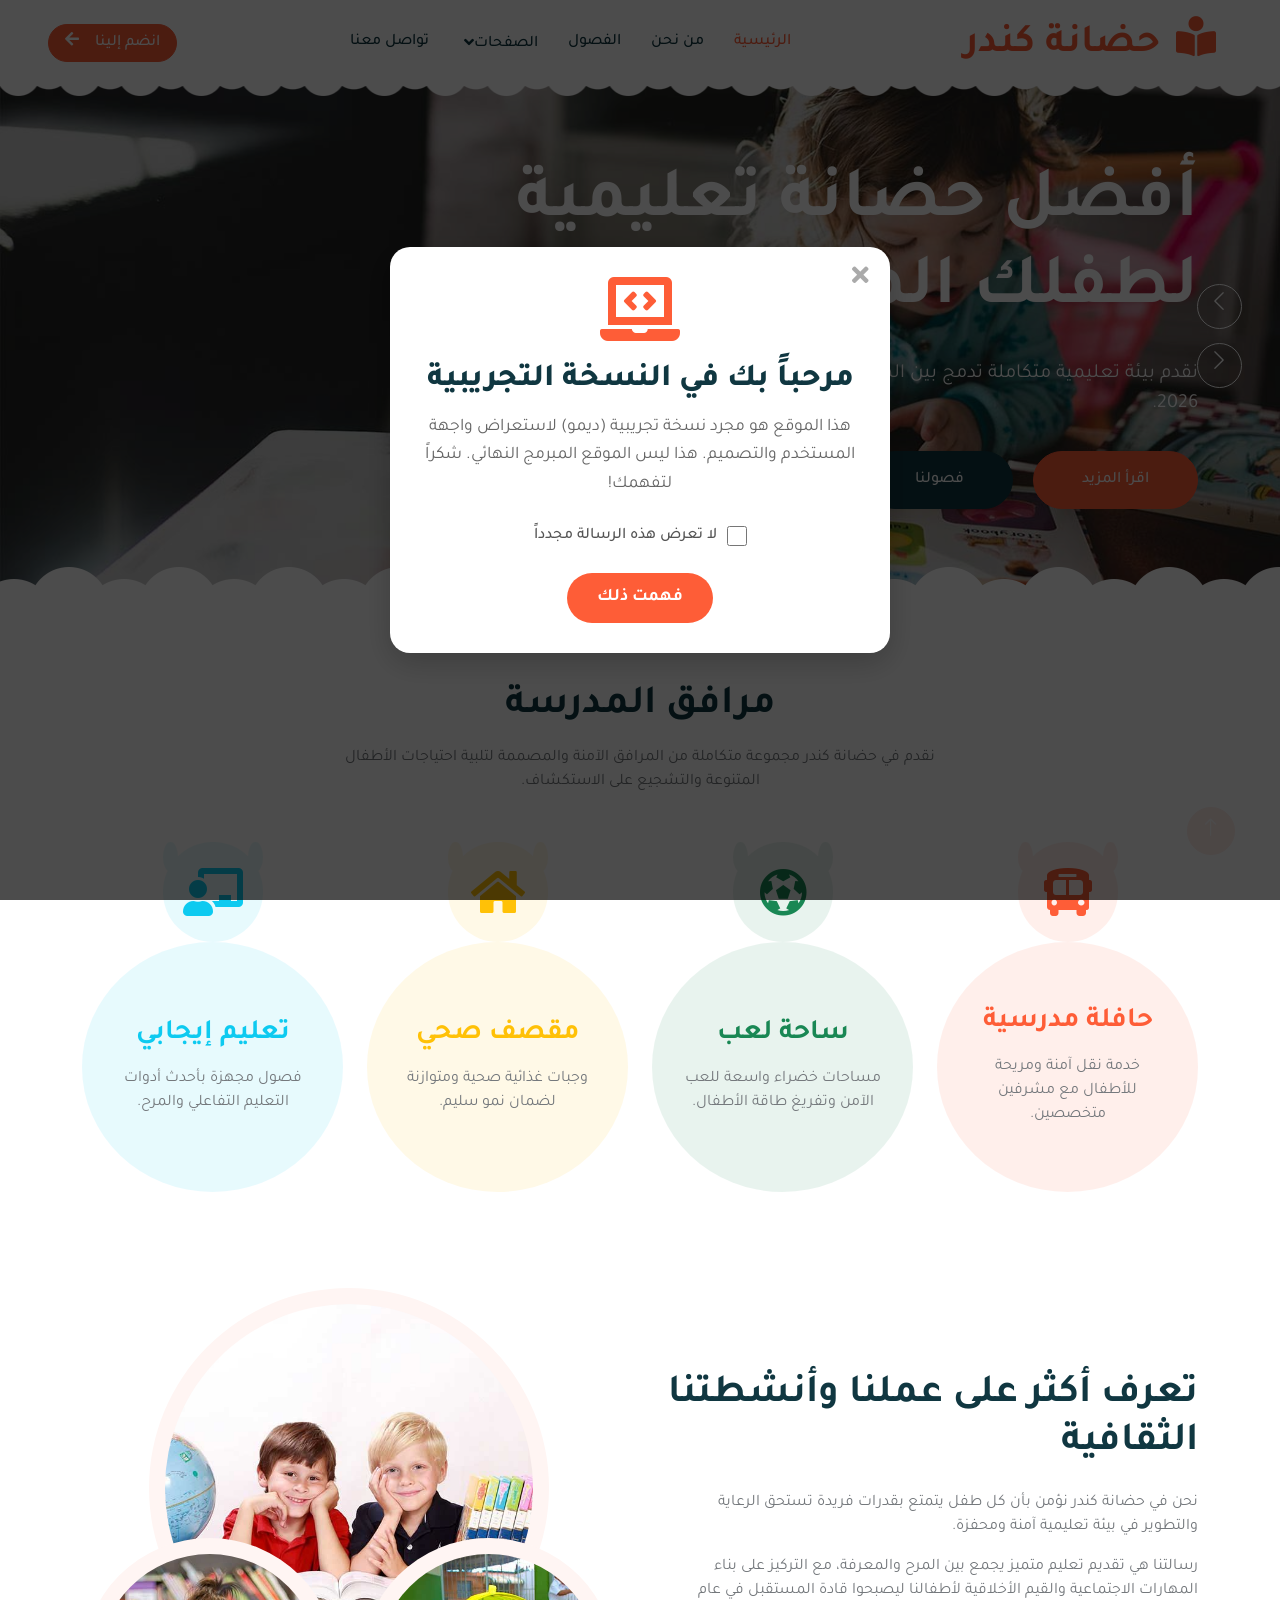
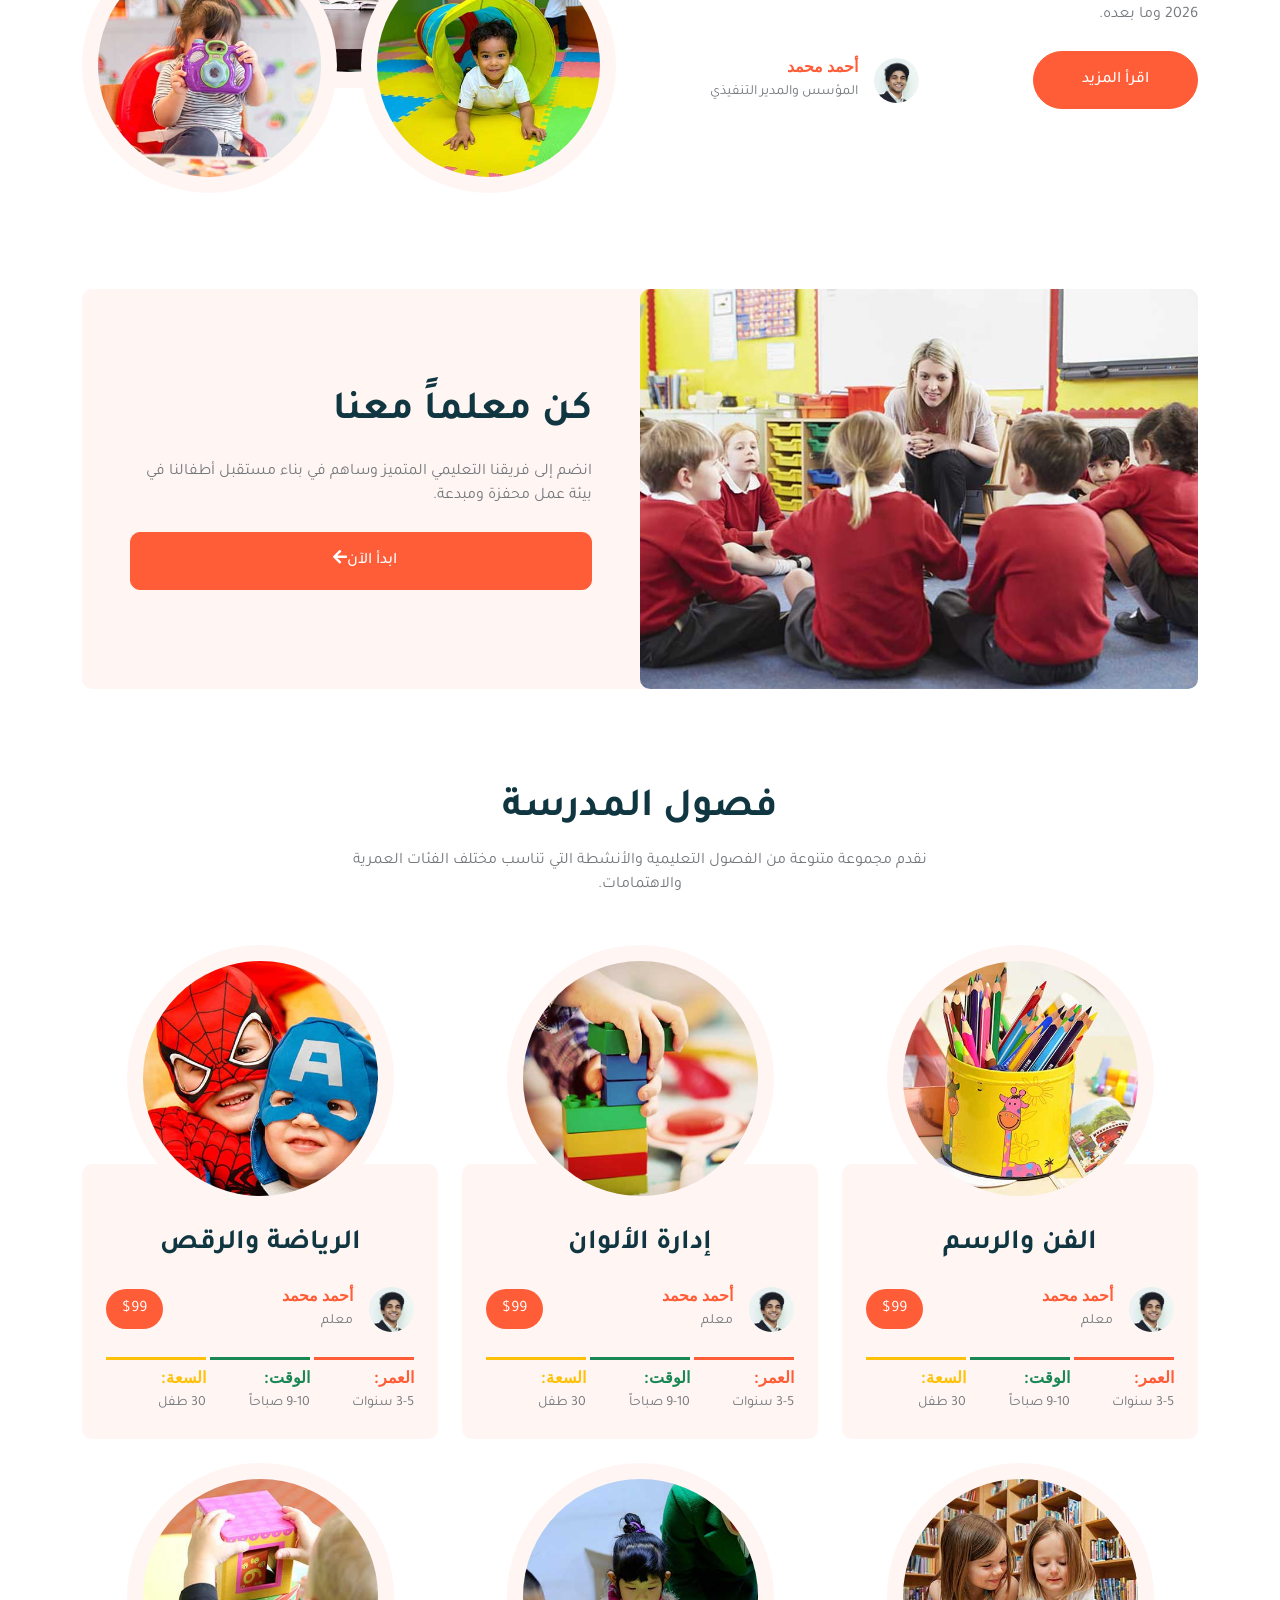
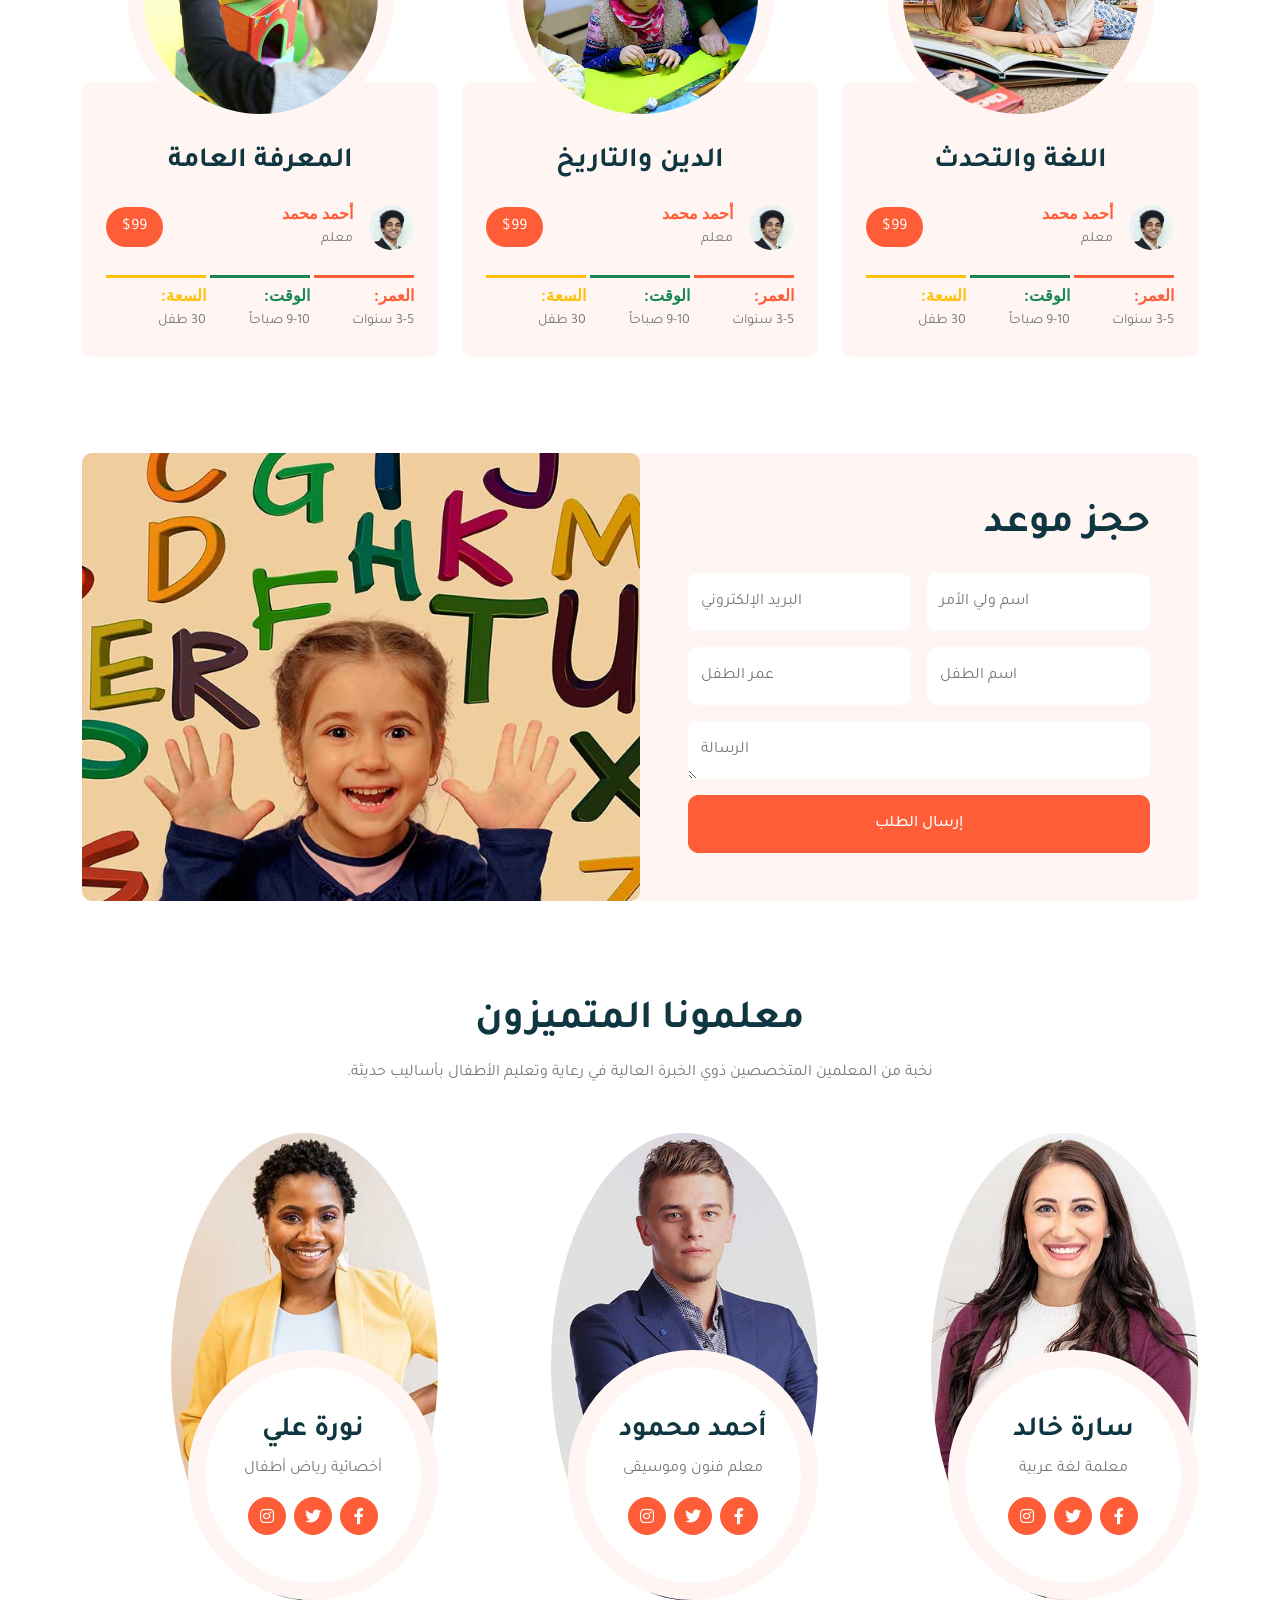
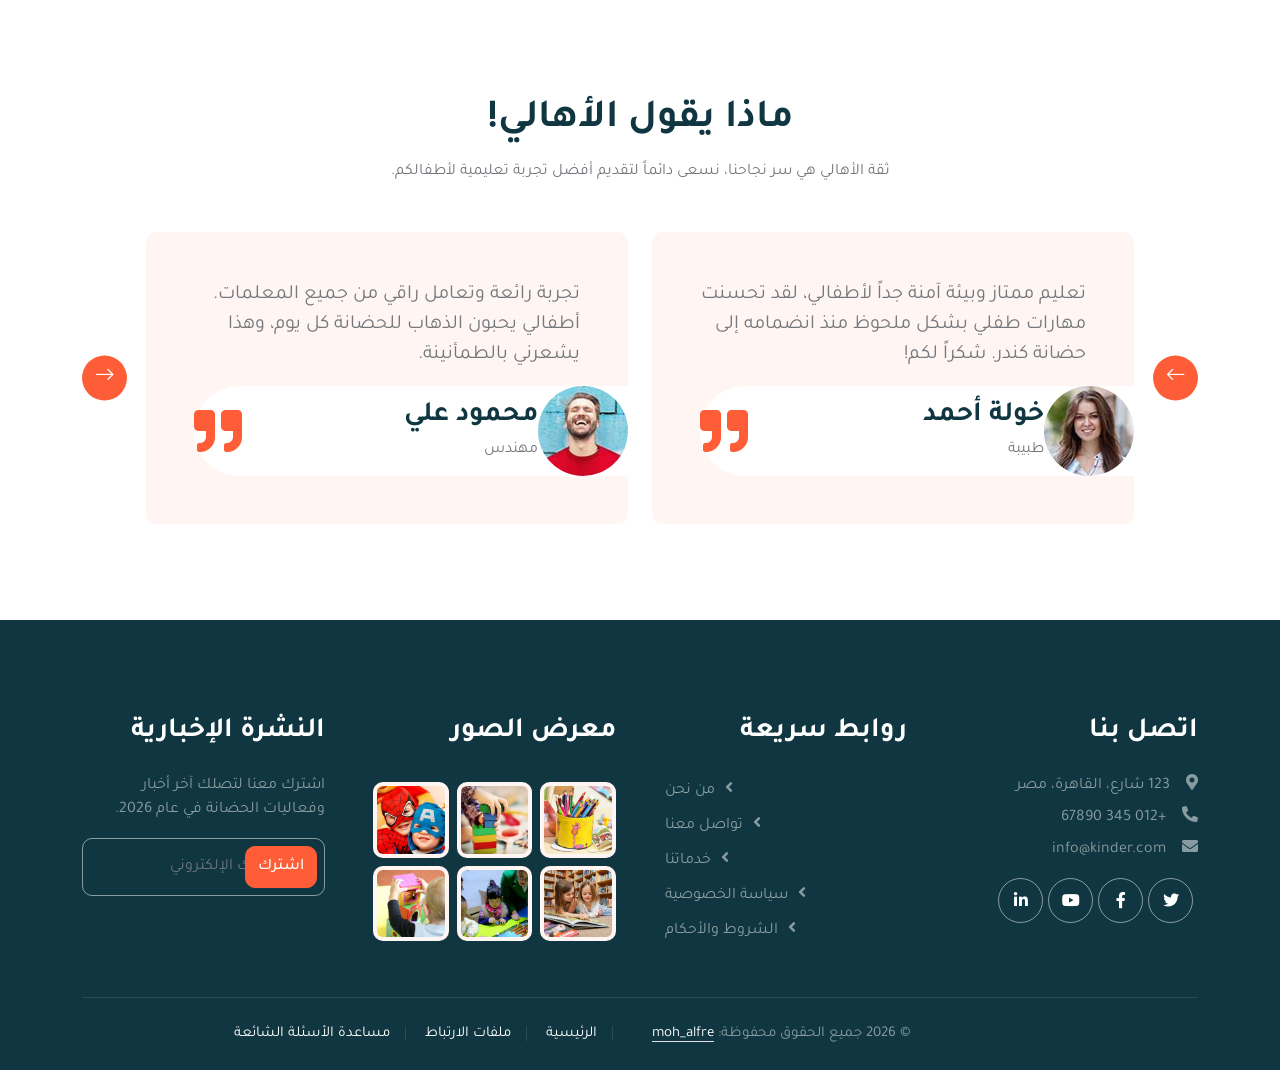
<file: index.html>
﻿<!DOCTYPE html>
<html lang="ar" dir="rtl">
    <head>
        <meta charset="utf-8">
        <title>حضانة كندر - موقع حضانة أطفال</title>
        <meta content="width=device-width, initial-scale=1.0" name="viewport">
        <meta content="" name="keywords">
        <meta content="" name="description">
        <!-- Favicon -->
        <link href="img/favicon.svg" rel="icon" type="image/svg+xml">
        <!-- Google Web Fonts -->
        <link rel="preconnect" href="https://fonts.googleapis.com">
        <link rel="preconnect" href="https://fonts.gstatic.com" crossorigin>
        <link href="https://fonts.googleapis.com/css2?family=Heebo:wght@400;500;600&family=Inter:wght@600&family=Lobster+Two:wght@700&family=Tajawal:wght@400;500;700&display=swap"
              rel="stylesheet">
        <!-- Icon Font Stylesheet -->
        <link href="https://cdnjs.cloudflare.com/ajax/libs/font-awesome/5.10.0/css/all.min.css"
              rel="stylesheet">
        <link href="https://cdn.jsdelivr.net/npm/bootstrap-icons@1.4.1/font/bootstrap-icons.css"
              rel="stylesheet">
        <!-- Libraries Stylesheet -->
        <!-- <link href="lib/animate/animate.min.css" rel="stylesheet"> -->
        <link href="lib/owlcarousel/assets/owl.carousel.min.css" rel="stylesheet">
        <!-- Customized Bootstrap Stylesheet -->
        <link href="css/bootstrap.min.css" rel="stylesheet">
        <!-- Template Stylesheet -->
        <link href="css/style.css" rel="stylesheet">
        <style>
            .spinner-custom { width: 3rem; height: 3rem; }
            .founder-img { width: 45px; height: 45px; }
            .mt-n150 { margin-top: -150px; }
            .min-h-400 { min-height: 400px; }
            .obj-cover { object-fit: cover; }
            .max-w-600 { max-width: 600px; }
            .max-w-400 { max-width: 400px; }
            .bg-rgba-dark { background: rgba(0, 0, 0, .2) }
            .testi-img { width: 90px; height: 90px; }
            .bg-white-rad { border-radius: 50px 0 0 50px; }
        </style>
    </head>
    <body>
        <div class="container-xxl bg-white p-0">
            <!-- Spinner Start -->
            <div id="spinner"
                 class="show bg-white position-fixed translate-middle w-100 vh-100 top-50 start-50 d-flex align-items-center justify-content-center">
                <div class="loading-container">
                    <div class="spinner-border text-primary spinner-custom" role="status">
                        <span class="sr-only">جاري التحميل...</span>
                    </div>
                    <div class="loading-bar"></div>
                </div>
            </div>
            <!-- Spinner End -->
            <!-- Navbar Start -->
            <nav class="navbar navbar-expand-lg bg-white navbar-light sticky-top px-4 px-lg-5 py-lg-0">
                <a href="index.html" class="navbar-brand">
                    <h1 class="m-0 text-primary">
                        <i class="fa fa-book-reader me-3"></i>حضانة كندر
                    </h1>
                </a>
                <button type="button"
                        class="navbar-toggler"
                        data-bs-toggle="collapse"
                        data-bs-target="#navbarCollapse">
                    <span class="navbar-toggler-icon"></span>
                </button>
                <div class="collapse navbar-collapse" id="navbarCollapse">
                    <div class="navbar-nav mx-auto">
                        <a href="index.html" class="nav-item nav-link active">الرئيسية</a>
                        <a href="about.html" class="nav-item nav-link">من نحن</a>
                        <a href="classes.html" class="nav-item nav-link">الفصول</a>
                        <div class="nav-item dropdown">
                            <a href="#" class="nav-link dropdown-toggle" data-bs-toggle="dropdown">الصفحات</a>
                            <div class="dropdown-menu rounded-0 rounded-bottom border-0 shadow-sm m-0">
                                <a href="facility.html" class="dropdown-item">مرافق المدرسة</a>
                                <a href="team.html" class="dropdown-item">المعلمون المتميزون</a>
                                <a href="call-to-action.html" class="dropdown-item">كن معلماً</a>
                                <a href="appointment.html" class="dropdown-item">حجز موعد</a>
                                <a href="testimonial.html" class="dropdown-item">آراء الأهالي</a>
                                <a href="404.html" class="dropdown-item">صفحة 404</a>
                            </div>
                        </div>
                        <a href="contact.html" class="nav-item nav-link">تواصل معنا</a>
                    </div>
                    <a href="" class="btn btn-primary rounded-pill px-3 d-none d-lg-block">انضم إلينا<i class="fa fa-arrow-left ms-3"></i></a>
                </div>
            </nav>
            <!-- Navbar End -->
            <!-- Carousel Start -->
            <div class="container-fluid p-0 mb-5">
                <div class="owl-carousel header-carousel position-relative">
                    <div class="owl-carousel-item position-relative">
                        <img class="img-fluid"
                             src="img/carousel-1.jpg"
                             width="1920"
                             height="1080"
                             alt="صورة البانر 1">
                        <div class="position-absolute top-0 start-0 w-100 h-100 d-flex align-items-center bg-rgba-dark">
                            <div class="container">
                                <div class="row justify-content-start">
                                    <div class="col-10 col-lg-8">
                                        <h1 class="display-2 text-white  mb-4">أفضل حضانة تعليمية لطفلك المبدع</h1>
                                        <p class="fs-5 fw-medium text-white mb-4 pb-2">
                                            نقدم بيئة تعليمية متكاملة تدمج بين المرح، الإبداع وتطوير المهارات لبناء جيل رائد في عام 2026.
                                        </p>
                                        <a href="about.html"
                                           class="btn btn-primary rounded-pill py-sm-3 px-sm-5 me-3 ">اقرأ المزيد</a>
                                        <a href="classes.html"
                                           class="btn btn-dark rounded-pill py-sm-3 px-sm-5 ">فصولنا</a>
                                    </div>
                                </div>
                            </div>
                        </div>
                    </div>
                    <div class="owl-carousel-item position-relative">
                        <img class="img-fluid"
                             src="img/carousel-2.jpg"
                             width="1920"
                             height="1080"
                             alt="صورة البانر 2">
                        <div class="position-absolute top-0 start-0 w-100 h-100 d-flex align-items-center bg-rgba-dark">
                            <div class="container">
                                <div class="row justify-content-start">
                                    <div class="col-10 col-lg-8">
                                        <h1 class="display-2 text-white  mb-4">اصنع مستقبلاً مشرقاً لطفلك معنا</h1>
                                        <p class="fs-5 fw-medium text-white mb-4 pb-2">
                                            رحلة طفلك نحو التميز تبدأ من هنا. اكتشف برامجنا التعليمية الحديثة والمبتكرة.
                                        </p>
                                        <a href="about.html"
                                           class="btn btn-primary rounded-pill py-sm-3 px-sm-5 me-3 ">اقرأ المزيد</a>
                                        <a href="classes.html"
                                           class="btn btn-dark rounded-pill py-sm-3 px-sm-5 ">فصولنا</a>
                                    </div>
                                </div>
                            </div>
                        </div>
                    </div>
                </div>
            </div>
            <!-- Carousel End -->
            <!-- Facilities Start -->
            <div class="container-xxl py-5">
                <div class="container">
                    <div class="text-center mx-auto mb-5  max-w-600" data-wow-delay="0.1s">
                        <h1 class="mb-3">مرافق المدرسة</h1>
                        <p>
                            نقدم في حضانة كندر مجموعة متكاملة من المرافق الآمنة والمصممة لتلبية احتياجات الأطفال المتنوعة والتشجيع على الاستكشاف.
                        </p>
                    </div>
                    <div class="row g-4">
                        <div class="col-lg-3 col-sm-6 " data-wow-delay="0.1s">
                            <div class="facility-item">
                                <div class="facility-icon bg-primary">
                                    <span class="bg-primary"></span>
                                    <i class="fa fa-bus-alt fa-3x text-primary"></i>
                                    <span class="bg-primary"></span>
                                </div>
                                <div class="facility-text bg-primary">
                                    <h3 class="text-primary mb-3">حافلة مدرسية</h3>
                                    <p class="mb-0">خدمة نقل آمنة ومريحة للأطفال مع مشرفين متخصصين.</p>
                                </div>
                            </div>
                        </div>
                        <div class="col-lg-3 col-sm-6 " data-wow-delay="0.3s">
                            <div class="facility-item">
                                <div class="facility-icon bg-success">
                                    <span class="bg-success"></span>
                                    <i class="fa fa-futbol fa-3x text-success"></i>
                                    <span class="bg-success"></span>
                                </div>
                                <div class="facility-text bg-success">
                                    <h3 class="text-success mb-3">ساحة لعب</h3>
                                    <p class="mb-0">مساحات خضراء واسعة للعب الآمن وتفريغ طاقة الأطفال.</p>
                                </div>
                            </div>
                        </div>
                        <div class="col-lg-3 col-sm-6 " data-wow-delay="0.5s">
                            <div class="facility-item">
                                <div class="facility-icon bg-warning">
                                    <span class="bg-warning"></span>
                                    <i class="fa fa-home fa-3x text-warning"></i>
                                    <span class="bg-warning"></span>
                                </div>
                                <div class="facility-text bg-warning">
                                    <h3 class="text-warning mb-3">مقصف صحي</h3>
                                    <p class="mb-0">وجبات غذائية صحية ومتوازنة لضمان نمو سليم.</p>
                                </div>
                            </div>
                        </div>
                        <div class="col-lg-3 col-sm-6 " data-wow-delay="0.7s">
                            <div class="facility-item">
                                <div class="facility-icon bg-info">
                                    <span class="bg-info"></span>
                                    <i class="fa fa-chalkboard-teacher fa-3x text-info"></i>
                                    <span class="bg-info"></span>
                                </div>
                                <div class="facility-text bg-info">
                                    <h3 class="text-info mb-3">تعليم إيجابي</h3>
                                    <p class="mb-0">فصول مجهزة بأحدث أدوات التعليم التفاعلي والمرح.</p>
                                </div>
                            </div>
                        </div>
                    </div>
                </div>
            </div>
            <!-- Facilities End -->
            <!-- About Start -->
            <div class="container-xxl py-5">
                <div class="container">
                    <div class="row g-5 align-items-center">
                        <div class="col-lg-6 " data-wow-delay="0.1s">
                            <h1 class="mb-4">تعرف أكثر على عملنا وأنشطتنا الثقافية</h1>
                            <p>نحن في حضانة كندر نؤمن بأن كل طفل يتمتع بقدرات فريدة تستحق الرعاية والتطوير في بيئة تعليمية آمنة ومحفزة.</p>
                            <p class="mb-4">
                                رسالتنا هي تقديم تعليم متميز يجمع بين المرح والمعرفة، مع التركيز على بناء المهارات الاجتماعية والقيم الأخلاقية لأطفالنا ليصبحوا قادة المستقبل في عام 2026 وما بعده.
                            </p>
                            <div class="row g-4 align-items-center">
                                <div class="col-sm-6">
                                    <a class="btn btn-primary rounded-pill py-3 px-5" href="about.html">اقرأ المزيد</a>
                                </div>
                                <div class="col-sm-6">
                                    <div class="d-flex align-items-center">
                                        <img class="rounded-circle flex-shrink-0 founder-img"
                                             src="img/user.jpg"
                                             width="45"
                                             height="45"
                                             alt="المؤسس">
                                        <div class="ms-3">
                                            <h6 class="text-primary mb-1">أحمد محمد</h6>
                                            <small>المؤسس والمدير التنفيذي</small>
                                        </div>
                                    </div>
                                </div>
                            </div>
                        </div>
                        <div class="col-lg-6 about-img " data-wow-delay="0.5s">
                            <div class="row">
                                <div class="col-12 text-center">
                                    <img class="img-fluid w-75 rounded-circle bg-light p-3"
                                         src="img/about-1.jpg"
                                         width="300"
                                         height="300"
                                         alt="صورة عن كندر 1">
                                </div>
                                <div class="col-6 text-start mt-n150">
                                    <img class="img-fluid w-100 rounded-circle bg-light p-3"
                                         src="img/about-2.jpg"
                                         width="300"
                                         height="300"
                                         alt="صورة عن كندر 2">
                                </div>
                                <div class="col-6 text-end mt-n150">
                                    <img class="img-fluid w-100 rounded-circle bg-light p-3"
                                         src="img/about-3.jpg"
                                         width="300"
                                         height="300"
                                         alt="صورة عن كندر 3">
                                </div>
                            </div>
                        </div>
                    </div>
                </div>
            </div>
            <!-- About End -->
            <!-- Call To Action Start -->
            <div class="container-xxl py-5">
                <div class="container">
                    <div class="bg-light rounded">
                        <div class="row g-0">
                            <div class="col-lg-6  min-h-400" data-wow-delay="0.1s">
                                <div class="position-relative h-100">
                                    <img class="position-absolute w-100 h-100 rounded obj-cover"
                                         src="img/call-to-action.jpg"
                                         width="600"
                                         height="400"
                                         alt="كن معلما">
                                </div>
                            </div>
                            <div class="col-lg-6 " data-wow-delay="0.5s">
                                <div class="h-100 d-flex flex-column justify-content-center p-5">
                                    <h1 class="mb-4">كن معلماً معنا</h1>
                                    <p class="mb-4">انضم إلى فريقنا التعليمي المتميز وساهم في بناء مستقبل أطفالنا في بيئة عمل محفزة ومبدعة.</p>
                                    <a class="btn btn-primary py-3 px-5" href="call-to-action.html">ابدأ الآن<i class="fa fa-arrow-left ms-2"></i></a>
                                </div>
                            </div>
                        </div>
                    </div>
                </div>
            </div>
            <!-- Call To Action End -->
            <!-- Classes Start -->
            <div class="container-xxl py-5">
                <div class="container">
                    <div class="text-center mx-auto mb-5  max-w-600" data-wow-delay="0.1s">
                        <h1 class="mb-3">فصول المدرسة</h1>
                        <p>نقدم مجموعة متنوعة من الفصول التعليمية والأنشطة التي تناسب مختلف الفئات العمرية والاهتمامات.</p>
                    </div>
                    <div class="row g-4">
                        <div class="col-lg-4 col-md-6 " data-wow-delay="0.1s">
                            <div class="classes-item">
                                <div class="bg-light rounded-circle w-75 mx-auto p-3">
                                    <img class="img-fluid rounded-circle"
                                         src="img/classes-1.jpg"
                                         alt="صورة الفصل 1"
                                         width="300"
                                         height="300">
                                </div>
                                <div class="bg-light rounded p-4 pt-5 mt-n5">
                                    <a class="d-block text-center h3 mt-3 mb-4" href="">الفن والرسم</a>
                                    <div class="d-flex align-items-center justify-content-between mb-4">
                                        <div class="d-flex align-items-center">
                                            <img class="rounded-circle flex-shrink-0 founder-img"
                                                 src="img/user.jpg"
                                                 width="45"
                                                 height="45"
                                                 alt="المعلم">
                                            <div class="ms-3">
                                                <h6 class="text-primary mb-1">أحمد محمد</h6>
                                                <small>معلم</small>
                                            </div>
                                        </div>
                                        <span class="bg-primary text-white rounded-pill py-2 px-3" href="">$99</span>
                                    </div>
                                    <div class="row g-1">
                                        <div class="col-4">
                                            <div class="border-top border-3 border-primary pt-2">
                                                <h6 class="text-primary mb-1">العمر:</h6>
                                                <small>3-5 سنوات</small>
                                            </div>
                                        </div>
                                        <div class="col-4">
                                            <div class="border-top border-3 border-success pt-2">
                                                <h6 class="text-success mb-1">الوقت:</h6>
                                                <small>9-10 صباحاً</small>
                                            </div>
                                        </div>
                                        <div class="col-4">
                                            <div class="border-top border-3 border-warning pt-2">
                                                <h6 class="text-warning mb-1">السعة:</h6>
                                                <small>30 طفل</small>
                                            </div>
                                        </div>
                                    </div>
                                </div>
                            </div>
                        </div>
                        <div class="col-lg-4 col-md-6 " data-wow-delay="0.3s">
                            <div class="classes-item">
                                <div class="bg-light rounded-circle w-75 mx-auto p-3">
                                    <img class="img-fluid rounded-circle"
                                         src="img/classes-2.jpg"
                                         alt="صورة الفصل 2"
                                         width="300"
                                         height="300">
                                </div>
                                <div class="bg-light rounded p-4 pt-5 mt-n5">
                                    <a class="d-block text-center h3 mt-3 mb-4" href="">إدارة الألوان</a>
                                    <div class="d-flex align-items-center justify-content-between mb-4">
                                        <div class="d-flex align-items-center">
                                            <img class="rounded-circle flex-shrink-0"
                                                 src="img/user.jpg"
                                                 alt="صورة"
                                                 width="45"
                                                 height="45">
                                            <div class="ms-3">
                                                <h6 class="text-primary mb-1">أحمد محمد</h6>
                                                <small>معلم</small>
                                            </div>
                                        </div>
                                        <span class="bg-primary text-white rounded-pill py-2 px-3" href="">$99</span>
                                    </div>
                                    <div class="row g-1">
                                        <div class="col-4">
                                            <div class="border-top border-3 border-primary pt-2">
                                                <h6 class="text-primary mb-1">العمر:</h6>
                                                <small>3-5 سنوات</small>
                                            </div>
                                        </div>
                                        <div class="col-4">
                                            <div class="border-top border-3 border-success pt-2">
                                                <h6 class="text-success mb-1">الوقت:</h6>
                                                <small>9-10 صباحاً</small>
                                            </div>
                                        </div>
                                        <div class="col-4">
                                            <div class="border-top border-3 border-warning pt-2">
                                                <h6 class="text-warning mb-1">السعة:</h6>
                                                <small>30 طفل</small>
                                            </div>
                                        </div>
                                    </div>
                                </div>
                            </div>
                        </div>
                        <div class="col-lg-4 col-md-6 " data-wow-delay="0.5s">
                            <div class="classes-item">
                                <div class="bg-light rounded-circle w-75 mx-auto p-3">
                                    <img class="img-fluid rounded-circle"
                                         src="img/classes-3.jpg"
                                         width="300"
                                         height="300"
                                         alt="صورة الفصل 3">
                                </div>
                                <div class="bg-light rounded p-4 pt-5 mt-n5">
                                    <a class="d-block text-center h3 mt-3 mb-4" href="">الرياضة والرقص</a>
                                    <div class="d-flex align-items-center justify-content-between mb-4">
                                        <div class="d-flex align-items-center">
                                            <img class="rounded-circle flex-shrink-0"
                                                 src="img/user.jpg"
                                                 alt="صورة"
                                                 width="45"
                                                 height="45">
                                            <div class="ms-3">
                                                <h6 class="text-primary mb-1">أحمد محمد</h6>
                                                <small>معلم</small>
                                            </div>
                                        </div>
                                        <span class="bg-primary text-white rounded-pill py-2 px-3" href="">$99</span>
                                    </div>
                                    <div class="row g-1">
                                        <div class="col-4">
                                            <div class="border-top border-3 border-primary pt-2">
                                                <h6 class="text-primary mb-1">العمر:</h6>
                                                <small>3-5 سنوات</small>
                                            </div>
                                        </div>
                                        <div class="col-4">
                                            <div class="border-top border-3 border-success pt-2">
                                                <h6 class="text-success mb-1">الوقت:</h6>
                                                <small>9-10 صباحاً</small>
                                            </div>
                                        </div>
                                        <div class="col-4">
                                            <div class="border-top border-3 border-warning pt-2">
                                                <h6 class="text-warning mb-1">السعة:</h6>
                                                <small>30 طفل</small>
                                            </div>
                                        </div>
                                    </div>
                                </div>
                            </div>
                        </div>
                        <div class="col-lg-4 col-md-6 " data-wow-delay="0.1s">
                            <div class="classes-item">
                                <div class="bg-light rounded-circle w-75 mx-auto p-3">
                                    <img class="img-fluid rounded-circle"
                                         src="img/classes-4.jpg"
                                         width="300"
                                         height="300"
                                         alt="صورة الفصل 4">
                                </div>
                                <div class="bg-light rounded p-4 pt-5 mt-n5">
                                    <a class="d-block text-center h3 mt-3 mb-4" href="">اللغة والتحدث</a>
                                    <div class="d-flex align-items-center justify-content-between mb-4">
                                        <div class="d-flex align-items-center">
                                            <img class="rounded-circle flex-shrink-0"
                                                 src="img/user.jpg"
                                                 alt="صورة"
                                                 width="45"
                                                 height="45">
                                            <div class="ms-3">
                                                <h6 class="text-primary mb-1">أحمد محمد</h6>
                                                <small>معلم</small>
                                            </div>
                                        </div>
                                        <span class="bg-primary text-white rounded-pill py-2 px-3" href="">$99</span>
                                    </div>
                                    <div class="row g-1">
                                        <div class="col-4">
                                            <div class="border-top border-3 border-primary pt-2">
                                                <h6 class="text-primary mb-1">العمر:</h6>
                                                <small>3-5 سنوات</small>
                                            </div>
                                        </div>
                                        <div class="col-4">
                                            <div class="border-top border-3 border-success pt-2">
                                                <h6 class="text-success mb-1">الوقت:</h6>
                                                <small>9-10 صباحاً</small>
                                            </div>
                                        </div>
                                        <div class="col-4">
                                            <div class="border-top border-3 border-warning pt-2">
                                                <h6 class="text-warning mb-1">السعة:</h6>
                                                <small>30 طفل</small>
                                            </div>
                                        </div>
                                    </div>
                                </div>
                            </div>
                        </div>
                        <div class="col-lg-4 col-md-6 " data-wow-delay="0.3s">
                            <div class="classes-item">
                                <div class="bg-light rounded-circle w-75 mx-auto p-3">
                                    <img class="img-fluid rounded-circle"
                                         src="img/classes-5.jpg"
                                         width="300"
                                         height="300"
                                         alt="صورة الفصل 5">
                                </div>
                                <div class="bg-light rounded p-4 pt-5 mt-n5">
                                    <a class="d-block text-center h3 mt-3 mb-4" href="">الدين والتاريخ</a>
                                    <div class="d-flex align-items-center justify-content-between mb-4">
                                        <div class="d-flex align-items-center">
                                            <img class="rounded-circle flex-shrink-0"
                                                 src="img/user.jpg"
                                                 alt="صورة"
                                                 width="45"
                                                 height="45">
                                            <div class="ms-3">
                                                <h6 class="text-primary mb-1">أحمد محمد</h6>
                                                <small>معلم</small>
                                            </div>
                                        </div>
                                        <span class="bg-primary text-white rounded-pill py-2 px-3" href="">$99</span>
                                    </div>
                                    <div class="row g-1">
                                        <div class="col-4">
                                            <div class="border-top border-3 border-primary pt-2">
                                                <h6 class="text-primary mb-1">العمر:</h6>
                                                <small>3-5 سنوات</small>
                                            </div>
                                        </div>
                                        <div class="col-4">
                                            <div class="border-top border-3 border-success pt-2">
                                                <h6 class="text-success mb-1">الوقت:</h6>
                                                <small>9-10 صباحاً</small>
                                            </div>
                                        </div>
                                        <div class="col-4">
                                            <div class="border-top border-3 border-warning pt-2">
                                                <h6 class="text-warning mb-1">السعة:</h6>
                                                <small>30 طفل</small>
                                            </div>
                                        </div>
                                    </div>
                                </div>
                            </div>
                        </div>
                        <div class="col-lg-4 col-md-6 " data-wow-delay="0.5s">
                            <div class="classes-item">
                                <div class="bg-light rounded-circle w-75 mx-auto p-3">
                                    <img class="img-fluid rounded-circle"
                                         src="img/classes-6.jpg"
                                         width="300"
                                         height="300"
                                         alt="صورة الفصل 6">
                                </div>
                                <div class="bg-light rounded p-4 pt-5 mt-n5">
                                    <a class="d-block text-center h3 mt-3 mb-4" href="">المعرفة العامة</a>
                                    <div class="d-flex align-items-center justify-content-between mb-4">
                                        <div class="d-flex align-items-center">
                                            <img class="rounded-circle flex-shrink-0"
                                                 src="img/user.jpg"
                                                 alt="صورة"
                                                 width="45"
                                                 height="45">
                                            <div class="ms-3">
                                                <h6 class="text-primary mb-1">أحمد محمد</h6>
                                                <small>معلم</small>
                                            </div>
                                        </div>
                                        <span class="bg-primary text-white rounded-pill py-2 px-3" href="">$99</span>
                                    </div>
                                    <div class="row g-1">
                                        <div class="col-4">
                                            <div class="border-top border-3 border-primary pt-2">
                                                <h6 class="text-primary mb-1">العمر:</h6>
                                                <small>3-5 سنوات</small>
                                            </div>
                                        </div>
                                        <div class="col-4">
                                            <div class="border-top border-3 border-success pt-2">
                                                <h6 class="text-success mb-1">الوقت:</h6>
                                                <small>9-10 صباحاً</small>
                                            </div>
                                        </div>
                                        <div class="col-4">
                                            <div class="border-top border-3 border-warning pt-2">
                                                <h6 class="text-warning mb-1">السعة:</h6>
                                                <small>30 طفل</small>
                                            </div>
                                        </div>
                                    </div>
                                </div>
                            </div>
                        </div>
                    </div>
                </div>
            </div>
            <!-- Classes End -->
            <!-- Appointment Start -->
            <div class="container-xxl py-5">
                <div class="container">
                    <div class="bg-light rounded">
                        <div class="row g-0">
                            <div class="col-lg-6 " data-wow-delay="0.1s">
                                <div class="h-100 d-flex flex-column justify-content-center p-5">
                                    <h1 class="mb-4">حجز موعد</h1>
                                    <form>
                                        <div class="row g-3">
                                            <div class="col-sm-6">
                                                <div class="form-floating">
                                                    <input type="text"
                                                           class="form-control border-0"
                                                           id="gname"
                                                           placeholder="اسم ولي الأمر">
                                                    <label for="gname">اسم ولي الأمر</label>
                                                </div>
                                            </div>
                                            <div class="col-sm-6">
                                                <div class="form-floating">
                                                    <input type="email"
                                                           class="form-control border-0"
                                                           id="gmail"
                                                           placeholder="البريد الإلكتروني">
                                                    <label for="gmail">البريد الإلكتروني</label>
                                                </div>
                                            </div>
                                            <div class="col-sm-6">
                                                <div class="form-floating">
                                                    <input type="text"
                                                           class="form-control border-0"
                                                           id="cname"
                                                           placeholder="اسم الطفل">
                                                    <label for="cname">اسم الطفل</label>
                                                </div>
                                            </div>
                                            <div class="col-sm-6">
                                                <div class="form-floating">
                                                    <input type="text"
                                                           class="form-control border-0"
                                                           id="cage"
                                                           placeholder="عمر الطفل">
                                                    <label for="cage">عمر الطفل</label>
                                                </div>
                                            </div>
                                            <div class="col-12">
                                                <div class="form-floating">
                                                    <textarea class="form-control border-0"
                                                              placeholder="اترك رسالة هنا"
                                                              id="message"
                                                              rows="4"></textarea>
                                                    <label for="message">الرسالة</label>
                                                </div>
                                            </div>
                                            <div class="col-12">
                                                <button class="btn btn-primary w-100 py-3" type="submit">إرسال الطلب</button>
                                            </div>
                                        </div>
                                    </form>
                                </div>
                            </div>
                            <div class="col-lg-6  min-h-400" data-wow-delay="0.5s">
                                <div class="position-relative h-100">
                                    <img class="position-absolute w-100 h-100 rounded obj-cover"
                                         src="img/appointment.jpg"
                                         width="600"
                                         height="400"
                                         alt="حجز موعد">
                                </div>
                            </div>
                        </div>
                    </div>
                </div>
            </div>
            <!-- Appointment End -->
            <!-- Team Start -->
            <div class="container-xxl py-5">
                <div class="container">
                    <div class="text-center mx-auto mb-5  max-w-600" data-wow-delay="0.1s">
                        <h1 class="mb-3">معلمونا المتميزون</h1>
                        <p>نخبة من المعلمين المتخصصين ذوي الخبرة العالية في رعاية وتعليم الأطفال بأساليب حديثة.</p>
                    </div>
                    <div class="row g-4">
                        <div class="col-lg-4 col-md-6 " data-wow-delay="0.1s">
                            <div class="team-item position-relative">
                                <img class="img-fluid rounded-circle w-75"
                                     src="img/team-1.jpg"
                                     alt="سارة خالد"
                                     width="300"
                                     height="300">
                                <div class="team-text">
                                    <h3>سارة خالد</h3>
                                    <p>معلمة لغة عربية</p>
                                    <div class="d-flex align-items-center">
                                        <a class="btn btn-square btn-primary mx-1" href=""><i class="fab fa-facebook-f"></i></a>
                                        <a class="btn btn-square btn-primary  mx-1" href=""><i class="fab fa-twitter"></i></a>
                                        <a class="btn btn-square btn-primary  mx-1" href=""><i class="fab fa-instagram"></i></a>
                                    </div>
                                </div>
                            </div>
                        </div>
                        <div class="col-lg-4 col-md-6 " data-wow-delay="0.3s">
                            <div class="team-item position-relative">
                                <img class="img-fluid rounded-circle w-75"
                                     src="img/team-2.jpg"
                                     alt="أحمد محمود"
                                     width="300"
                                     height="300">
                                <div class="team-text">
                                    <h3>أحمد محمود</h3>
                                    <p>معلم فنون وموسيقى</p>
                                    <div class="d-flex align-items-center">
                                        <a class="btn btn-square btn-primary mx-1" href=""><i class="fab fa-facebook-f"></i></a>
                                        <a class="btn btn-square btn-primary  mx-1" href=""><i class="fab fa-twitter"></i></a>
                                        <a class="btn btn-square btn-primary  mx-1" href=""><i class="fab fa-instagram"></i></a>
                                    </div>
                                </div>
                            </div>
                        </div>
                        <div class="col-lg-4 col-md-6 " data-wow-delay="0.5s">
                            <div class="team-item position-relative">
                                <img class="img-fluid rounded-circle w-75"
                                     src="img/team-3.jpg"
                                     alt="نورة علي"
                                     width="300"
                                     height="300">
                                <div class="team-text">
                                    <h3>نورة علي</h3>
                                    <p>أخصائية رياض أطفال</p>
                                    <div class="d-flex align-items-center">
                                        <a class="btn btn-square btn-primary mx-1" href=""><i class="fab fa-facebook-f"></i></a>
                                        <a class="btn btn-square btn-primary  mx-1" href=""><i class="fab fa-twitter"></i></a>
                                        <a class="btn btn-square btn-primary  mx-1" href=""><i class="fab fa-instagram"></i></a>
                                    </div>
                                </div>
                            </div>
                        </div>
                    </div>
                </div>
            </div>
            <!-- Team End -->
            <!-- Testimonial Start -->
            <div class="container-xxl py-5">
                <div class="container">
                    <div class="text-center mx-auto mb-5  max-w-600" data-wow-delay="0.1s">
                        <h1 class="mb-3">ماذا يقول الأهالي!</h1>
                        <p>ثقة الأهالي هي سر نجاحنا، نسعى دائماً لتقديم أفضل تجربة تعليمية لأطفالكم.</p>
                    </div>
                    <div class="owl-carousel testimonial-carousel " data-wow-delay="0.1s">
                        <div class="testimonial-item bg-light rounded p-5">
                            <p class="fs-5">
                                تعليم ممتاز وبيئة آمنة جداً لأطفالي، لقد تحسنت مهارات طفلي بشكل ملحوظ منذ انضمامه إلى حضانة كندر. شكراً لكم!
                            </p>
                            <div class="d-flex align-items-center bg-white me-n5 bg-white-rad">
                                <img class="img-fluid flex-shrink-0 rounded-circle testi-img"
                                     src="img/testimonial-1.jpg"
                                     alt="صورة ولي الأمر"
                                     style="width: 90px;
                                            height: 90px">
                                <div class="ps-3">
                                    <h3 class="mb-1">خولة أحمد</h3>
                                    <span>طبيبة</span>
                                </div>
                                <i class="fa fa-quote-right fa-3x text-primary ms-auto d-none d-sm-flex"></i>
                            </div>
                        </div>
                        <div class="testimonial-item bg-light rounded p-5">
                            <p class="fs-5">
                                تجربة رائعة وتعامل راقي من جميع المعلمات. أطفالي يحبون الذهاب للحضانة كل يوم، وهذا يشعرني بالطمأنينة.
                            </p>
                            <div class="d-flex align-items-center bg-white me-n5 bg-white-rad">
                                <img class="img-fluid flex-shrink-0 rounded-circle testi-img"
                                     src="img/testimonial-2.jpg"
                                     alt="صورة ولي الأمر"
                                     style="width: 90px;
                                            height: 90px">
                                <div class="ps-3">
                                    <h3 class="mb-1">محمود علي</h3>
                                    <span>مهندس</span>
                                </div>
                                <i class="fa fa-quote-right fa-3x text-primary ms-auto d-none d-sm-flex"></i>
                            </div>
                        </div>
                        <div class="testimonial-item bg-light rounded p-5">
                            <p class="fs-5">
                                أفضل قرار اتخذناه كان تسجيل طفلنا هنا. الأنشطة التعليمية مبتكرة وتساعد على تنمية ذكاء الأطفال بطرق ممتعة.
                            </p>
                            <div class="d-flex align-items-center bg-white me-n5 bg-white-rad">
                                <img class="img-fluid flex-shrink-0 rounded-circle testi-img"
                                     src="img/testimonial-3.jpg"
                                     alt="صورة ولي الأمر"
                                     style="width: 90px;
                                            height: 90px">
                                <div class="ps-3">
                                    <h3 class="mb-1">سارة إبراهيم</h3>
                                    <span>رائدة أعمال</span>
                                </div>
                                <i class="fa fa-quote-right fa-3x text-primary ms-auto d-none d-sm-flex"></i>
                            </div>
                        </div>
                    </div>
                </div>
            </div>
            <!-- Testimonial End -->
            <!-- Footer Start -->
            <div class="container-fluid bg-dark text-white-50 footer pt-5 mt-5 "
                 data-wow-delay="0.1s">
                <div class="container py-5">
                    <div class="row g-5">
                        <div class="col-lg-3 col-md-6">
                            <h3 class="text-white mb-4">اتصل بنا</h3>
                            <p class="mb-2">
                                <i class="fa fa-map-marker-alt me-3"></i>123 شارع، القاهرة، مصر
                            </p>
                            <p class="mb-2">
                                <i class="fa fa-phone-alt me-3"></i>+012 345 67890
                            </p>
                            <p class="mb-2">
                                <i class="fa fa-envelope me-3"></i>info@kinder.com
                            </p>
                            <div class="d-flex pt-2">
                                <a class="btn btn-outline-light btn-social" href=""><i class="fab fa-twitter"></i></a>
                                <a class="btn btn-outline-light btn-social" href=""><i class="fab fa-facebook-f"></i></a>
                                <a class="btn btn-outline-light btn-social" href=""><i class="fab fa-youtube"></i></a>
                                <a class="btn btn-outline-light btn-social" href=""><i class="fab fa-linkedin-in"></i></a>
                            </div>
                        </div>
                        <div class="col-lg-3 col-md-6">
                            <h3 class="text-white mb-4">روابط سريعة</h3>
                            <a class="btn btn-link text-white-50" href="about.html">من نحن</a>
                            <a class="btn btn-link text-white-50" href="contact.html">تواصل معنا</a>
                            <a class="btn btn-link text-white-50" href="">خدماتنا</a>
                            <a class="btn btn-link text-white-50" href="">سياسة الخصوصية</a>
                            <a class="btn btn-link text-white-50" href="">الشروط والأحكام</a>
                        </div>
                        <div class="col-lg-3 col-md-6">
                            <h3 class="text-white mb-4">معرض الصور</h3>
                            <div class="row g-2 pt-2">
                                <div class="col-4">
                                    <img class="img-fluid rounded bg-light p-1"
                                         src="img/classes-1.jpg"
                                         alt="صورة معرض 1"
                                         width="100"
                                         height="100">
                                </div>
                                <div class="col-4">
                                    <img class="img-fluid rounded bg-light p-1"
                                         src="img/classes-2.jpg"
                                         alt="صورة معرض 2"
                                         width="100"
                                         height="100">
                                </div>
                                <div class="col-4">
                                    <img class="img-fluid rounded bg-light p-1"
                                         src="img/classes-3.jpg"
                                         alt="صورة معرض 3"
                                         width="100"
                                         height="100">
                                </div>
                                <div class="col-4">
                                    <img class="img-fluid rounded bg-light p-1"
                                         src="img/classes-4.jpg"
                                         alt="صورة معرض 4"
                                         width="100"
                                         height="100">
                                </div>
                                <div class="col-4">
                                    <img class="img-fluid rounded bg-light p-1"
                                         src="img/classes-5.jpg"
                                         alt="صورة معرض 5"
                                         width="100"
                                         height="100">
                                </div>
                                <div class="col-4">
                                    <img class="img-fluid rounded bg-light p-1"
                                         src="img/classes-6.jpg"
                                         alt="صورة معرض 6"
                                         width="100"
                                         height="100">
                                </div>
                            </div>
                        </div>
                        <div class="col-lg-3 col-md-6">
                            <h3 class="text-white mb-4">النشرة الإخبارية</h3>
                            <p>اشترك معنا لتصلك آخر أخبار وفعاليات الحضانة في عام 2026.</p>
                            <div class="position-relative mx-auto max-w-400">
                                <input class="form-control bg-transparent w-100 py-3 ps-4 pe-5"
                                       type="text"
                                       placeholder="بريدك الإلكتروني">
                                <button type="button"
                                        class="btn btn-primary py-2 position-absolute top-0 end-0 mt-2 me-2">
                                    اشترك
                                </button>
                            </div>
                        </div>
                    </div>
                </div>
                <div class="container">
                    <div class="copyright">
                        <div class="row">
                            <div class="col-md-6 text-center text-md-start mb-3 mb-md-0">
                                &copy; 2026 جميع الحقوق محفوظة:
                                <a class="border-bottom" href="https://mostaql.com/u/moh_alfre">moh_alfre</a>
                            </div>
                            <div class="col-md-6 text-center text-md-end">
                                <div class="footer-menu">
                                    <a href="index.html">الرئيسية</a>
                                    <a href="">ملفات الارتباط</a>
                                    <a href="">مساعدة</a>
                                    <a href="">الأسئلة الشائعة</a>
                                </div>
                            </div>
                        </div>
                    </div>
                </div>
            </div>
            <!-- Footer End -->
            <!-- Back to Top -->
            <a href="#" class="btn btn-lg btn-primary btn-lg-square back-to-top"><i class="bi bi-arrow-up"></i></a>
        </div>
        <!-- JavaScript Libraries -->
        <script src="https://code.jquery.com/jquery-3.4.1.min.js"></script>
        <script src="https://cdn.jsdelivr.net/npm/bootstrap@5.0.0/dist/js/bootstrap.bundle.min.js"></script>
        <script src="lib/wow/wow.min.js"></script>
        <script src="lib/easing/easing.min.js"></script>
        <script src="lib/waypoints/waypoints.min.js"></script>
        <script src="lib/owlcarousel/owl.carousel.min.js"></script>
        <!-- Template Javascript -->
        <script src="js/main.js"></script>
        <!-- Demo Popup Start -->
        <div id="demoPopup" class="demo-popup-overlay">
            <div class="demo-popup-content">
                <button id="closeDemoPopup" class="demo-popup-close-btn">
                    <i class="fa fa-times"></i>
                </button>
                <i class="fa fa-laptop-code demo-popup-icon"></i>
                <h2 class="demo-popup-title">مرحباً بك في النسخة التجريبية</h2>
                <p class="demo-popup-text">
                    هذا الموقع هو مجرد نسخة تجريبية (ديمو) لاستعراض واجهة المستخدم والتصميم. هذا ليس الموقع المبرمج النهائي. شكراً لتفهمك!
                </p>
                <div class="demo-popup-checkbox-wrapper">
                    <input type="checkbox" id="dontShowAgainDemo">
                    <label for="dontShowAgainDemo">لا تعرض هذه الرسالة مجدداً</label>
                </div>
                <button id="acceptDemoBtn" class="demo-popup-action">فهمت ذلك</button>
            </div>
        </div>
        <!-- Demo Popup End -->
    </body>
</html>
</file>
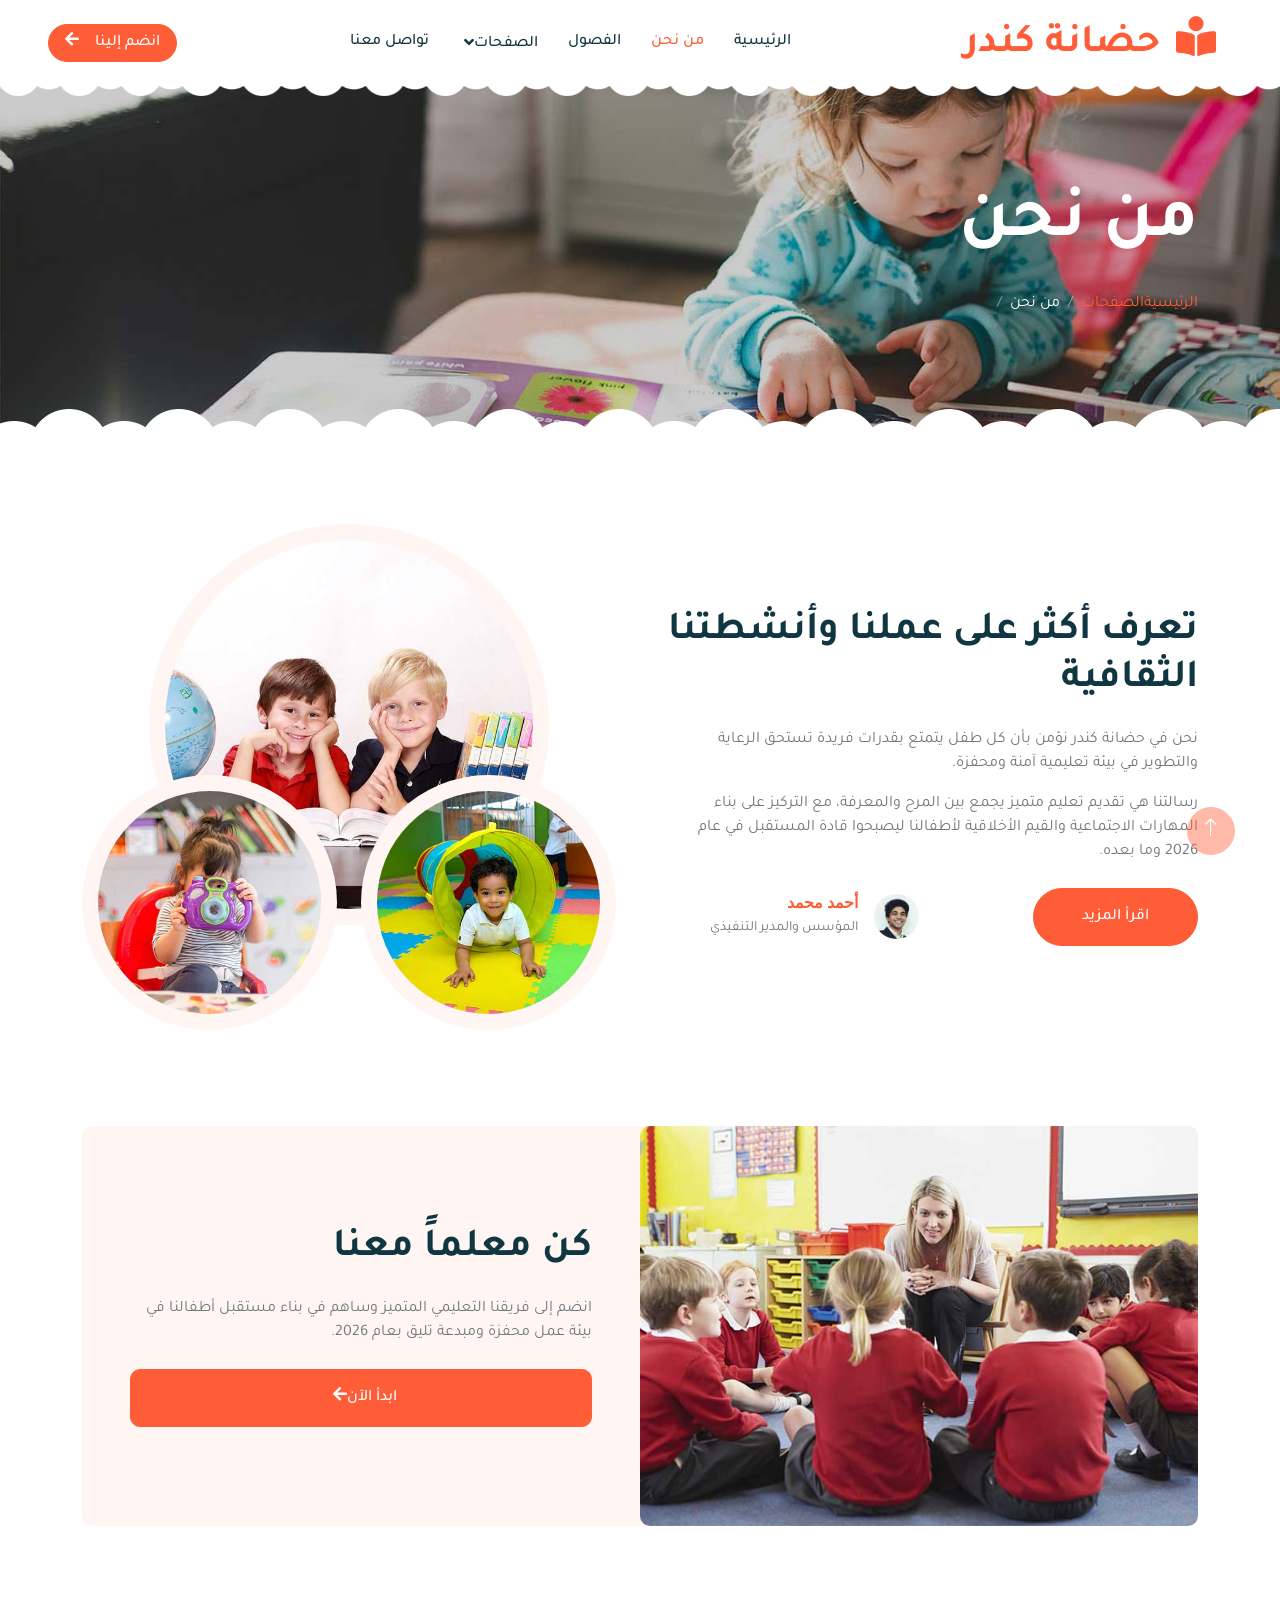
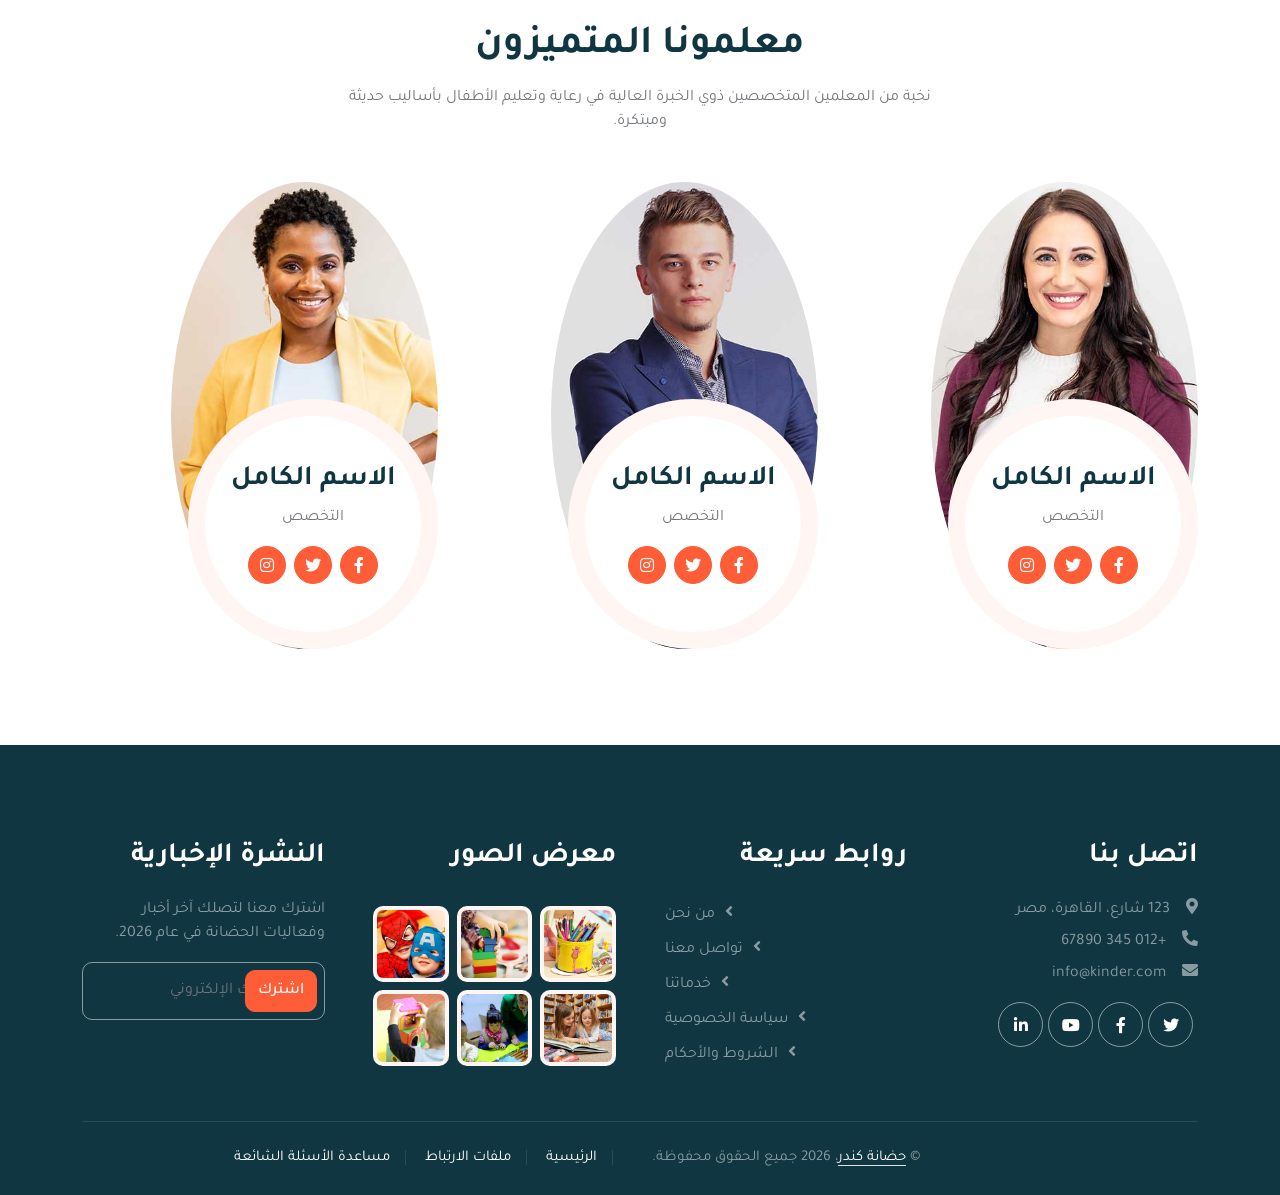
<file: about.html>
<!DOCTYPE html>
<html lang="ar" dir="rtl">
    <head>
        <meta charset="utf-8">
        <title>من نحن - حضانة كندر</title>
        <meta content="width=device-width, initial-scale=1.0" name="viewport">
        <meta content="" name="keywords">
        <meta content="" name="description">
        <!-- Favicon -->
        <link href="img/favicon.svg" rel="icon">
        <!-- Google Web Fonts -->
        <link rel="preconnect" href="https://fonts.googleapis.com">
        <link rel="preconnect" href="https://fonts.gstatic.com" crossorigin>
        <link href="https://fonts.googleapis.com/css2?family=Heebo:wght@400;500;600&family=Inter:wght@600&family=Lobster+Two:wght@700&family=Tajawal:wght@400;500;700&display=swap"
              rel="stylesheet">
        <!-- Icon Font Stylesheet -->
        <link href="https://cdnjs.cloudflare.com/ajax/libs/font-awesome/5.10.0/css/all.min.css"
              rel="stylesheet">
        <link href="https://cdn.jsdelivr.net/npm/bootstrap-icons@1.4.1/font/bootstrap-icons.css"
              rel="stylesheet">
        <!-- Libraries Stylesheet -->
        <link href="lib/animate/animate.min.css" rel="stylesheet">
        <link href="lib/owlcarousel/assets/owl.carousel.min.css" rel="stylesheet">
        <!-- Customized Bootstrap Stylesheet -->
        <link href="css/bootstrap.min.css" rel="stylesheet">
        <!-- Template Stylesheet -->
        <link href="css/style.css" rel="stylesheet">
    </head>
    <body>
        <div class="container-xxl bg-white p-0">
            <!-- Spinner Start -->
            <div id="spinner"
                 class="show bg-white position-fixed translate-middle w-100 vh-100 top-50 start-50 d-flex align-items-center justify-content-center">
                <div class="spinner-border text-primary"
                     style="width: 3rem;
                            height: 3rem"
                     role="status">
                    <span class="sr-only">جاري التحميل...</span>
                </div>
            </div>
            <!-- Spinner End -->
            <!-- Navbar Start -->
            <nav class="navbar navbar-expand-lg bg-white navbar-light sticky-top px-4 px-lg-5 py-lg-0">
                <a href="index.html" class="navbar-brand">
                    <h1 class="m-0 text-primary">
                        <i class="fa fa-book-reader me-3"></i>حضانة كندر
                    </h1>
                </a>
                <button type="button"
                        class="navbar-toggler"
                        data-bs-toggle="collapse"
                        data-bs-target="#navbarCollapse">
                    <span class="navbar-toggler-icon"></span>
                </button>
                <div class="collapse navbar-collapse" id="navbarCollapse">
                    <div class="navbar-nav mx-auto">
                        <a href="index.html" class="nav-item nav-link">الرئيسية</a>
                        <a href="about.html" class="nav-item nav-link active">من نحن</a>
                        <a href="classes.html" class="nav-item nav-link">الفصول</a>
                        <div class="nav-item dropdown">
                            <a href="#" class="nav-link dropdown-toggle" data-bs-toggle="dropdown">الصفحات</a>
                            <div class="dropdown-menu rounded-0 rounded-bottom border-0 shadow-sm m-0">
                                <a href="facility.html" class="dropdown-item">مرافق المدرسة</a>
                                <a href="team.html" class="dropdown-item">المعلمون</a>
                                <a href="call-to-action.html" class="dropdown-item">كن معلماً</a>
                                <a href="appointment.html" class="dropdown-item">حجز موعد</a>
                                <a href="testimonial.html" class="dropdown-item">آراء الأهالي</a>
                                <a href="404.html" class="dropdown-item">صفحة 404</a>
                            </div>
                        </div>
                        <a href="contact.html" class="nav-item nav-link">تواصل معنا</a>
                    </div>
                    <a href="" class="btn btn-primary rounded-pill px-3 d-none d-lg-block">انضم إلينا<i class="fa fa-arrow-left ms-3"></i></a>
                </div>
            </nav>
            <!-- Navbar End -->
            <!-- Page Header End -->
            <div class="container-xxl py-5 page-header position-relative mb-5">
                <div class="container py-5">
                    <h1 class="display-2 text-white animated slideInDown mb-4">من نحن</h1>
                    <nav aria-label="breadcrumb animated slideInDown">
                        <ol class="breadcrumb">
                            <li class="breadcrumb-item">
                                <a href="index.html">الرئيسية</a>
                            </li>
                            <li class="breadcrumb-item">
                                <a href="#">الصفحات</a>
                            </li>
                            <li class="breadcrumb-item text-white active" aria-current="page">من نحن</li>
                        </ol>
                    </nav>
                </div>
            </div>
            <!-- Page Header End -->
            <!-- About Start -->
            <div class="container-xxl py-5">
                <div class="container">
                    <div class="row g-5 align-items-center">
                        <div class="col-lg-6 wow fadeInUp" data-wow-delay="0.1s">
                            <h1 class="mb-4">تعرف أكثر على عملنا وأنشطتنا الثقافية</h1>
                            <p>نحن في حضانة كندر نؤمن بأن كل طفل يتمتع بقدرات فريدة تستحق الرعاية والتطوير في بيئة تعليمية آمنة ومحفزة.</p>
                            <p class="mb-4">
                                رسالتنا هي تقديم تعليم متميز يجمع بين المرح والمعرفة، مع التركيز على بناء المهارات الاجتماعية والقيم الأخلاقية لأطفالنا ليصبحوا قادة المستقبل في عام 2026 وما بعده.
                            </p>
                            <div class="row g-4 align-items-center">
                                <div class="col-sm-6">
                                    <a class="btn btn-primary rounded-pill py-3 px-5" href="">اقرأ المزيد</a>
                                </div>
                                <div class="col-sm-6">
                                    <div class="d-flex align-items-center">
                                        <img class="rounded-circle flex-shrink-0"
                                             src="img/user.jpg"
                                             alt=""
                                             style="width: 45px;
                                                    height: 45px">
                                        <div class="ms-3">
                                            <h6 class="text-primary mb-1">أحمد محمد</h6>
                                            <small>المؤسس والمدير التنفيذي</small>
                                        </div>
                                    </div>
                                </div>
                            </div>
                        </div>
                        <div class="col-lg-6 about-img wow fadeInUp" data-wow-delay="0.5s">
                            <div class="row">
                                <div class="col-12 text-center">
                                    <img class="img-fluid w-75 rounded-circle bg-light p-3"
                                         src="img/about-1.jpg"
                                         alt="">
                                </div>
                                <div class="col-6 text-start" style="margin-top: -150px;">
                                    <img class="img-fluid w-100 rounded-circle bg-light p-3"
                                         src="img/about-2.jpg"
                                         alt="">
                                </div>
                                <div class="col-6 text-end" style="margin-top: -150px;">
                                    <img class="img-fluid w-100 rounded-circle bg-light p-3"
                                         src="img/about-3.jpg"
                                         alt="">
                                </div>
                            </div>
                        </div>
                    </div>
                </div>
            </div>
            <!-- About End -->
            <!-- Call To Action Start -->
            <div class="container-xxl py-5">
                <div class="container">
                    <div class="bg-light rounded">
                        <div class="row g-0">
                            <div class="col-lg-6 wow fadeIn"
                                 data-wow-delay="0.1s"
                                 style="min-height: 400px">
                                <div class="position-relative h-100">
                                    <img class="position-absolute w-100 h-100 rounded"
                                         src="img/call-to-action.jpg"
                                         style="object-fit: cover">
                                </div>
                            </div>
                            <div class="col-lg-6 wow fadeIn" data-wow-delay="0.5s">
                                <div class="h-100 d-flex flex-column justify-content-center p-5">
                                    <h1 class="mb-4">كن معلماً معنا</h1>
                                    <p class="mb-4">
                                        انضم إلى فريقنا التعليمي المتميز وساهم في بناء مستقبل أطفالنا في بيئة عمل محفزة ومبدعة تليق بعام 2026.
                                    </p>
                                    <a class="btn btn-primary py-3 px-5" href="call-to-action.html">ابدأ الآن<i class="fa fa-arrow-left ms-2"></i></a>
                                </div>
                            </div>
                        </div>
                    </div>
                </div>
            </div>
            <!-- Call To Action End -->
            <!-- Team Start -->
            <div class="container-xxl py-5">
                <div class="container">
                    <div class="text-center mx-auto mb-5 wow fadeInUp"
                         data-wow-delay="0.1s"
                         style="max-width: 600px">
                        <h1 class="mb-3">معلمونا المتميزون</h1>
                        <p>نخبة من المعلمين المتخصصين ذوي الخبرة العالية في رعاية وتعليم الأطفال بأساليب حديثة ومبتكرة.</p>
                    </div>
                    <div class="row g-4">
                        <div class="col-lg-4 col-md-6 wow fadeInUp" data-wow-delay="0.1s">
                            <div class="team-item position-relative">
                                <img class="img-fluid rounded-circle w-75" src="img/team-1.jpg" alt="">
                                <div class="team-text">
                                    <h3>الاسم الكامل</h3>
                                    <p>التخصص</p>
                                    <div class="d-flex align-items-center">
                                        <a class="btn btn-square btn-primary mx-1" href=""><i class="fab fa-facebook-f"></i></a>
                                        <a class="btn btn-square btn-primary  mx-1" href=""><i class="fab fa-twitter"></i></a>
                                        <a class="btn btn-square btn-primary  mx-1" href=""><i class="fab fa-instagram"></i></a>
                                    </div>
                                </div>
                            </div>
                        </div>
                        <div class="col-lg-4 col-md-6 wow fadeInUp" data-wow-delay="0.3s">
                            <div class="team-item position-relative">
                                <img class="img-fluid rounded-circle w-75" src="img/team-2.jpg" alt="">
                                <div class="team-text">
                                    <h3>الاسم الكامل</h3>
                                    <p>التخصص</p>
                                    <div class="d-flex align-items-center">
                                        <a class="btn btn-square btn-primary mx-1" href=""><i class="fab fa-facebook-f"></i></a>
                                        <a class="btn btn-square btn-primary  mx-1" href=""><i class="fab fa-twitter"></i></a>
                                        <a class="btn btn-square btn-primary  mx-1" href=""><i class="fab fa-instagram"></i></a>
                                    </div>
                                </div>
                            </div>
                        </div>
                        <div class="col-lg-4 col-md-6 wow fadeInUp" data-wow-delay="0.5s">
                            <div class="team-item position-relative">
                                <img class="img-fluid rounded-circle w-75" src="img/team-3.jpg" alt="">
                                <div class="team-text">
                                    <h3>الاسم الكامل</h3>
                                    <p>التخصص</p>
                                    <div class="d-flex align-items-center">
                                        <a class="btn btn-square btn-primary mx-1" href=""><i class="fab fa-facebook-f"></i></a>
                                        <a class="btn btn-square btn-primary  mx-1" href=""><i class="fab fa-twitter"></i></a>
                                        <a class="btn btn-square btn-primary  mx-1" href=""><i class="fab fa-instagram"></i></a>
                                    </div>
                                </div>
                            </div>
                        </div>
                    </div>
                </div>
            </div>
            <!-- Team End -->
            <!-- Footer Start -->
            <div class="container-fluid bg-dark text-white-50 footer pt-5 mt-5 wow fadeIn"
                 data-wow-delay="0.1s">
                <div class="container py-5">
                    <div class="row g-5">
                        <div class="col-lg-3 col-md-6">
                            <h3 class="text-white mb-4">اتصل بنا</h3>
                            <p class="mb-2">
                                <i class="fa fa-map-marker-alt me-3"></i>123 شارع، القاهرة، مصر
                            </p>
                            <p class="mb-2">
                                <i class="fa fa-phone-alt me-3"></i>+012 345 67890
                            </p>
                            <p class="mb-2">
                                <i class="fa fa-envelope me-3"></i>info@kinder.com
                            </p>
                            <div class="d-flex pt-2">
                                <a class="btn btn-outline-light btn-social" href=""><i class="fab fa-twitter"></i></a>
                                <a class="btn btn-outline-light btn-social" href=""><i class="fab fa-facebook-f"></i></a>
                                <a class="btn btn-outline-light btn-social" href=""><i class="fab fa-youtube"></i></a>
                                <a class="btn btn-outline-light btn-social" href=""><i class="fab fa-linkedin-in"></i></a>
                            </div>
                        </div>
                        <div class="col-lg-3 col-md-6">
                            <h3 class="text-white mb-4">روابط سريعة</h3>
                            <a class="btn btn-link text-white-50" href="about.html">من نحن</a>
                            <a class="btn btn-link text-white-50" href="contact.html">تواصل معنا</a>
                            <a class="btn btn-link text-white-50" href="">خدماتنا</a>
                            <a class="btn btn-link text-white-50" href="">سياسة الخصوصية</a>
                            <a class="btn btn-link text-white-50" href="">الشروط والأحكام</a>
                        </div>
                        <div class="col-lg-3 col-md-6">
                            <h3 class="text-white mb-4">معرض الصور</h3>
                            <div class="row g-2 pt-2">
                                <div class="col-4">
                                    <img class="img-fluid rounded bg-light p-1" src="img/classes-1.jpg" alt="">
                                </div>
                                <div class="col-4">
                                    <img class="img-fluid rounded bg-light p-1" src="img/classes-2.jpg" alt="">
                                </div>
                                <div class="col-4">
                                    <img class="img-fluid rounded bg-light p-1" src="img/classes-3.jpg" alt="">
                                </div>
                                <div class="col-4">
                                    <img class="img-fluid rounded bg-light p-1" src="img/classes-4.jpg" alt="">
                                </div>
                                <div class="col-4">
                                    <img class="img-fluid rounded bg-light p-1" src="img/classes-5.jpg" alt="">
                                </div>
                                <div class="col-4">
                                    <img class="img-fluid rounded bg-light p-1" src="img/classes-6.jpg" alt="">
                                </div>
                            </div>
                        </div>
                        <div class="col-lg-3 col-md-6">
                            <h3 class="text-white mb-4">النشرة الإخبارية</h3>
                            <p>اشترك معنا لتصلك آخر أخبار وفعاليات الحضانة في عام 2026.</p>
                            <div class="position-relative mx-auto" style="max-width: 400px;">
                                <input class="form-control bg-transparent w-100 py-3 ps-4 pe-5"
                                       type="text"
                                       placeholder="بريدك الإلكتروني">
                                <button type="button"
                                        class="btn btn-primary py-2 position-absolute top-0 end-0 mt-2 me-2">
                                    اشترك
                                </button>
                            </div>
                        </div>
                    </div>
                </div>
                <div class="container">
                    <div class="copyright">
                        <div class="row">
                            <div class="col-md-6 text-center text-md-start mb-3 mb-md-0">
                                &copy; <a class="border-bottom" href="#">حضانة كندر</a>، 2026 جميع الحقوق محفوظة.
                            </div>
                            <div class="col-md-6 text-center text-md-end">
                                <div class="footer-menu">
                                    <a href="index.html">الرئيسية</a>
                                    <a href="">ملفات الارتباط</a>
                                    <a href="">مساعدة</a>
                                    <a href="">الأسئلة الشائعة</a>
                                </div>
                            </div>
                        </div>
                    </div>
                </div>
            </div>
            <!-- Footer End -->
            <!-- Back to Top -->
            <a href="#" class="btn btn-lg btn-primary btn-lg-square back-to-top"><i class="bi bi-arrow-up"></i></a>
        </div>
        <!-- JavaScript Libraries -->
        <script src="https://code.jquery.com/jquery-3.4.1.min.js"></script>
        <script src="https://cdn.jsdelivr.net/npm/bootstrap@5.0.0/dist/js/bootstrap.bundle.min.js"></script>
        <script src="lib/wow/wow.min.js"></script>
        <script src="lib/easing/easing.min.js"></script>
        <script src="lib/waypoints/waypoints.min.js"></script>
        <script src="lib/owlcarousel/owl.carousel.min.js"></script>
        <!-- Template Javascript -->
        <script src="js/main.js"></script>
    </body>
</html>
</file>
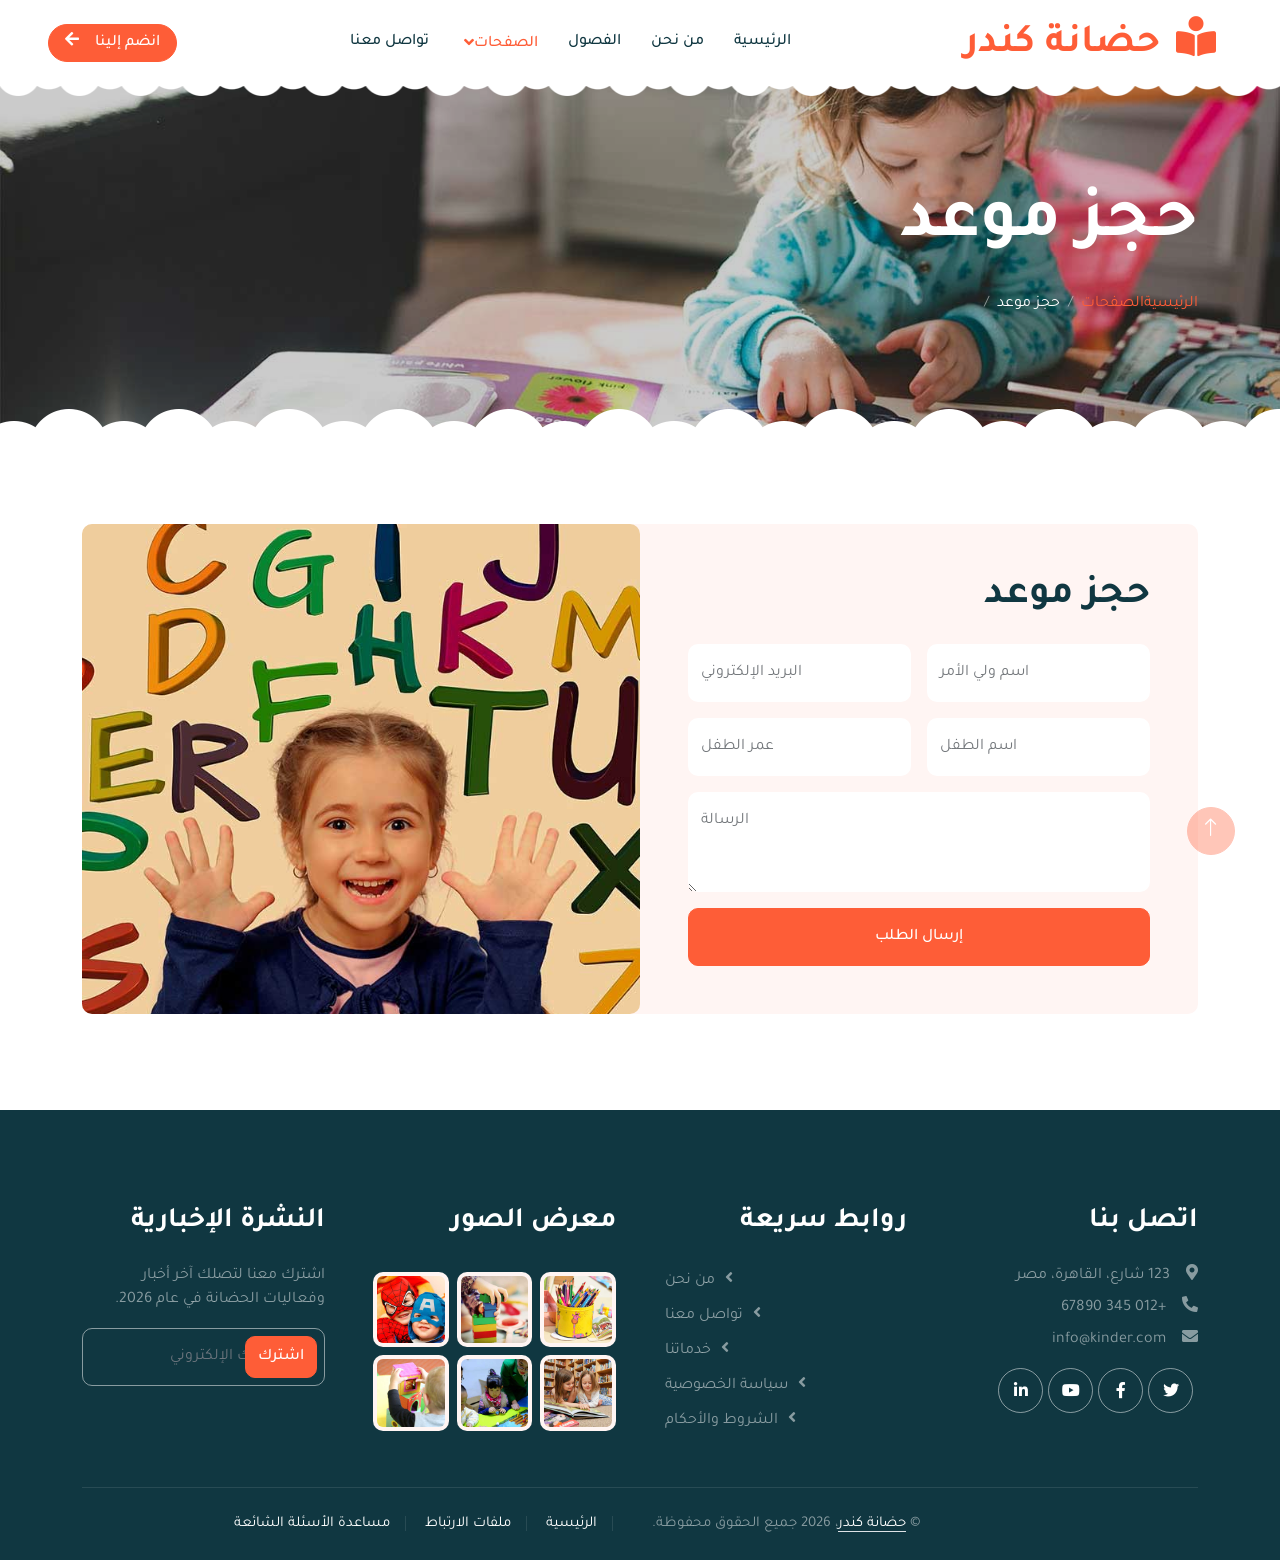
<file: appointment.html>
<!DOCTYPE html>
<html lang="ar" dir="rtl">
    <head>
        <meta charset="utf-8">
        <title>حجز موعد - حضانة كندر</title>
        <meta content="width=device-width, initial-scale=1.0" name="viewport">
        <meta content="" name="keywords">
        <meta content="" name="description">
        <!-- Favicon -->
        <link href="img/favicon.svg" rel="icon">
        <!-- Google Web Fonts -->
        <link rel="preconnect" href="https://fonts.googleapis.com">
        <link rel="preconnect" href="https://fonts.gstatic.com" crossorigin>
        <link href="https://fonts.googleapis.com/css2?family=Heebo:wght@400;500;600&family=Inter:wght@600&family=Lobster+Two:wght@700&family=Tajawal:wght@400;500;700&display=swap"
              rel="stylesheet">
        <!-- Icon Font Stylesheet -->
        <link href="https://cdnjs.cloudflare.com/ajax/libs/font-awesome/5.10.0/css/all.min.css"
              rel="stylesheet">
        <link href="https://cdn.jsdelivr.net/npm/bootstrap-icons@1.4.1/font/bootstrap-icons.css"
              rel="stylesheet">
        <!-- Libraries Stylesheet -->
        <link href="lib/animate/animate.min.css" rel="stylesheet">
        <link href="lib/owlcarousel/assets/owl.carousel.min.css" rel="stylesheet">
        <!-- Customized Bootstrap Stylesheet -->
        <link href="css/bootstrap.min.css" rel="stylesheet">
        <!-- Template Stylesheet -->
        <link href="css/style.css" rel="stylesheet">
    </head>
    <body>
        <div class="container-xxl bg-white p-0">
            <!-- Spinner Start -->
            <div id="spinner"
                 class="show bg-white position-fixed translate-middle w-100 vh-100 top-50 start-50 d-flex align-items-center justify-content-center">
                <div class="spinner-border text-primary"
                     style="width: 3rem;
                            height: 3rem"
                     role="status">
                    <span class="sr-only">Loading...</span>
                </div>
            </div>
            <!-- Spinner End -->
            <!-- Navbar Start -->
            <nav class="navbar navbar-expand-lg bg-white navbar-light sticky-top px-4 px-lg-5 py-lg-0">
                <a href="index.html" class="navbar-brand">
                    <h1 class="m-0 text-primary">
                        <i class="fa fa-book-reader me-3"></i>حضانة كندر
                    </h1>
                </a>
                <button type="button"
                        class="navbar-toggler"
                        data-bs-toggle="collapse"
                        data-bs-target="#navbarCollapse">
                    <span class="navbar-toggler-icon"></span>
                </button>
                <div class="collapse navbar-collapse" id="navbarCollapse">
                    <div class="navbar-nav mx-auto">
                        <a href="index.html" class="nav-item nav-link">الرئيسية</a>
                        <a href="about.html" class="nav-item nav-link">من نحن</a>
                        <a href="classes.html" class="nav-item nav-link">الفصول</a>
                        <div class="nav-item dropdown">
                            <a href="#"
                               class="nav-link dropdown-toggle active"
                               data-bs-toggle="dropdown">الصفحات</a>
                            <div class="dropdown-menu rounded-0 rounded-bottom border-0 shadow-sm m-0">
                                <a href="facility.html" class="dropdown-item">مرافق المدرسة</a>
                                <a href="team.html" class="dropdown-item">المعلمون</a>
                                <a href="call-to-action.html" class="dropdown-item">كن معلماً</a>
                                <a href="appointment.html" class="dropdown-item active">حجز موعد</a>
                                <a href="testimonial.html" class="dropdown-item">آراء الأهالي</a>
                                <a href="404.html" class="dropdown-item">صفحة 404</a>
                            </div>
                        </div>
                        <a href="contact.html" class="nav-item nav-link">تواصل معنا</a>
                    </div>
                    <a href="" class="btn btn-primary rounded-pill px-3 d-none d-lg-block">انضم إلينا<i class="fa fa-arrow-left ms-3"></i></a>
                </div>
            </nav>
            <!-- Navbar End -->
            <!-- Page Header End -->
            <div class="container-xxl py-5 page-header position-relative mb-5">
                <div class="container py-5">
                    <h1 class="display-2 text-white animated slideInDown mb-4">حجز موعد</h1>
                    <nav aria-label="breadcrumb animated slideInDown">
                        <ol class="breadcrumb">
                            <li class="breadcrumb-item">
                                <a href="index.html">الرئيسية</a>
                            </li>
                            <li class="breadcrumb-item">
                                <a href="#">الصفحات</a>
                            </li>
                            <li class="breadcrumb-item text-white active" aria-current="page">حجز موعد</li>
                        </ol>
                    </nav>
                </div>
            </div>
            <!-- Page Header End -->
            <!-- Appointment Start -->
            <div class="container-xxl py-5">
                <div class="container">
                    <div class="bg-light rounded">
                        <div class="row g-0">
                            <div class="col-lg-6 wow fadeIn" data-wow-delay="0.1s">
                                <div class="h-100 d-flex flex-column justify-content-center p-5">
                                    <h1 class="mb-4">حجز موعد</h1>
                                    <form>
                                        <div class="row g-3">
                                            <div class="col-sm-6">
                                                <div class="form-floating">
                                                    <input type="text"
                                                           class="form-control border-0"
                                                           id="gname"
                                                           placeholder="اسم ولي الأمر">
                                                    <label for="gname">اسم ولي الأمر</label>
                                                </div>
                                            </div>
                                            <div class="col-sm-6">
                                                <div class="form-floating">
                                                    <input type="email"
                                                           class="form-control border-0"
                                                           id="gmail"
                                                           placeholder="البريد الإلكتروني">
                                                    <label for="gmail">البريد الإلكتروني</label>
                                                </div>
                                            </div>
                                            <div class="col-sm-6">
                                                <div class="form-floating">
                                                    <input type="text"
                                                           class="form-control border-0"
                                                           id="cname"
                                                           placeholder="اسم الطفل">
                                                    <label for="cname">اسم الطفل</label>
                                                </div>
                                            </div>
                                            <div class="col-sm-6">
                                                <div class="form-floating">
                                                    <input type="text"
                                                           class="form-control border-0"
                                                           id="cage"
                                                           placeholder="عمر الطفل">
                                                    <label for="cage">عمر الطفل</label>
                                                </div>
                                            </div>
                                            <div class="col-12">
                                                <div class="form-floating">
                                                    <textarea class="form-control border-0"
                                                              placeholder="اترك رسالة هنا"
                                                              id="message"
                                                              style="height: 100px"></textarea>
                                                    <label for="message">الرسالة</label>
                                                </div>
                                            </div>
                                            <div class="col-12">
                                                <button class="btn btn-primary w-100 py-3" type="submit">إرسال الطلب</button>
                                            </div>
                                        </div>
                                    </form>
                                </div>
                            </div>
                            <div class="col-lg-6 wow fadeIn"
                                 data-wow-delay="0.5s"
                                 style="min-height: 400px">
                                <div class="position-relative h-100">
                                    <img class="position-absolute w-100 h-100 rounded"
                                         src="img/appointment.jpg"
                                         style="object-fit: cover">
                                </div>
                            </div>
                        </div>
                    </div>
                </div>
            </div>
            <!-- Appointment End -->
            <!-- Footer Start -->
            <div class="container-fluid bg-dark text-white-50 footer pt-5 mt-5 wow fadeIn"
                 data-wow-delay="0.1s">
                <div class="container py-5">
                    <div class="row g-5">
                        <div class="col-lg-3 col-md-6">
                            <h3 class="text-white mb-4">اتصل بنا</h3>
                            <p class="mb-2">
                                <i class="fa fa-map-marker-alt me-3"></i>123 شارع، القاهرة، مصر
                            </p>
                            <p class="mb-2">
                                <i class="fa fa-phone-alt me-3"></i>+012 345 67890
                            </p>
                            <p class="mb-2">
                                <i class="fa fa-envelope me-3"></i>info@kinder.com
                            </p>
                            <div class="d-flex pt-2">
                                <a class="btn btn-outline-light btn-social" href=""><i class="fab fa-twitter"></i></a>
                                <a class="btn btn-outline-light btn-social" href=""><i class="fab fa-facebook-f"></i></a>
                                <a class="btn btn-outline-light btn-social" href=""><i class="fab fa-youtube"></i></a>
                                <a class="btn btn-outline-light btn-social" href=""><i class="fab fa-linkedin-in"></i></a>
                            </div>
                        </div>
                        <div class="col-lg-3 col-md-6">
                            <h3 class="text-white mb-4">روابط سريعة</h3>
                            <a class="btn btn-link text-white-50" href="about.html">من نحن</a>
                            <a class="btn btn-link text-white-50" href="contact.html">تواصل معنا</a>
                            <a class="btn btn-link text-white-50" href="">خدماتنا</a>
                            <a class="btn btn-link text-white-50" href="">سياسة الخصوصية</a>
                            <a class="btn btn-link text-white-50" href="">الشروط والأحكام</a>
                        </div>
                        <div class="col-lg-3 col-md-6">
                            <h3 class="text-white mb-4">معرض الصور</h3>
                            <div class="row g-2 pt-2">
                                <div class="col-4">
                                    <img class="img-fluid rounded bg-light p-1" src="img/classes-1.jpg" alt="">
                                </div>
                                <div class="col-4">
                                    <img class="img-fluid rounded bg-light p-1" src="img/classes-2.jpg" alt="">
                                </div>
                                <div class="col-4">
                                    <img class="img-fluid rounded bg-light p-1" src="img/classes-3.jpg" alt="">
                                </div>
                                <div class="col-4">
                                    <img class="img-fluid rounded bg-light p-1" src="img/classes-4.jpg" alt="">
                                </div>
                                <div class="col-4">
                                    <img class="img-fluid rounded bg-light p-1" src="img/classes-5.jpg" alt="">
                                </div>
                                <div class="col-4">
                                    <img class="img-fluid rounded bg-light p-1" src="img/classes-6.jpg" alt="">
                                </div>
                            </div>
                        </div>
                        <div class="col-lg-3 col-md-6">
                            <h3 class="text-white mb-4">النشرة الإخبارية</h3>
                            <p>اشترك معنا لتصلك آخر أخبار وفعاليات الحضانة في عام 2026.</p>
                            <div class="position-relative mx-auto" style="max-width: 400px;">
                                <input class="form-control bg-transparent w-100 py-3 ps-4 pe-5"
                                       type="text"
                                       placeholder="بريدك الإلكتروني">
                                <button type="button"
                                        class="btn btn-primary py-2 position-absolute top-0 end-0 mt-2 me-2">
                                    اشترك
                                </button>
                            </div>
                        </div>
                    </div>
                </div>
                <div class="container">
                    <div class="copyright">
                        <div class="row">
                            <div class="col-md-6 text-center text-md-start mb-3 mb-md-0">
                                &copy; <a class="border-bottom" href="#">حضانة كندر</a>، 2026 جميع الحقوق محفوظة.
                            </div>
                            <div class="col-md-6 text-center text-md-end">
                                <div class="footer-menu">
                                    <a href="index.html">الرئيسية</a>
                                    <a href="">ملفات الارتباط</a>
                                    <a href="">مساعدة</a>
                                    <a href="">الأسئلة الشائعة</a>
                                </div>
                            </div>
                        </div>
                    </div>
                </div>
            </div>
            <!-- Footer End -->
            <!-- Back to Top -->
            <a href="#" class="btn btn-lg btn-primary btn-lg-square back-to-top"><i class="bi bi-arrow-up"></i></a>
        </div>
        <!-- JavaScript Libraries -->
        <script src="https://code.jquery.com/jquery-3.4.1.min.js"></script>
        <script src="https://cdn.jsdelivr.net/npm/bootstrap@5.0.0/dist/js/bootstrap.bundle.min.js"></script>
        <script src="lib/wow/wow.min.js"></script>
        <script src="lib/easing/easing.min.js"></script>
        <script src="lib/waypoints/waypoints.min.js"></script>
        <script src="lib/owlcarousel/owl.carousel.min.js"></script>
        <!-- Template Javascript -->
        <script src="js/main.js"></script>
    </body>
</html>
</file>
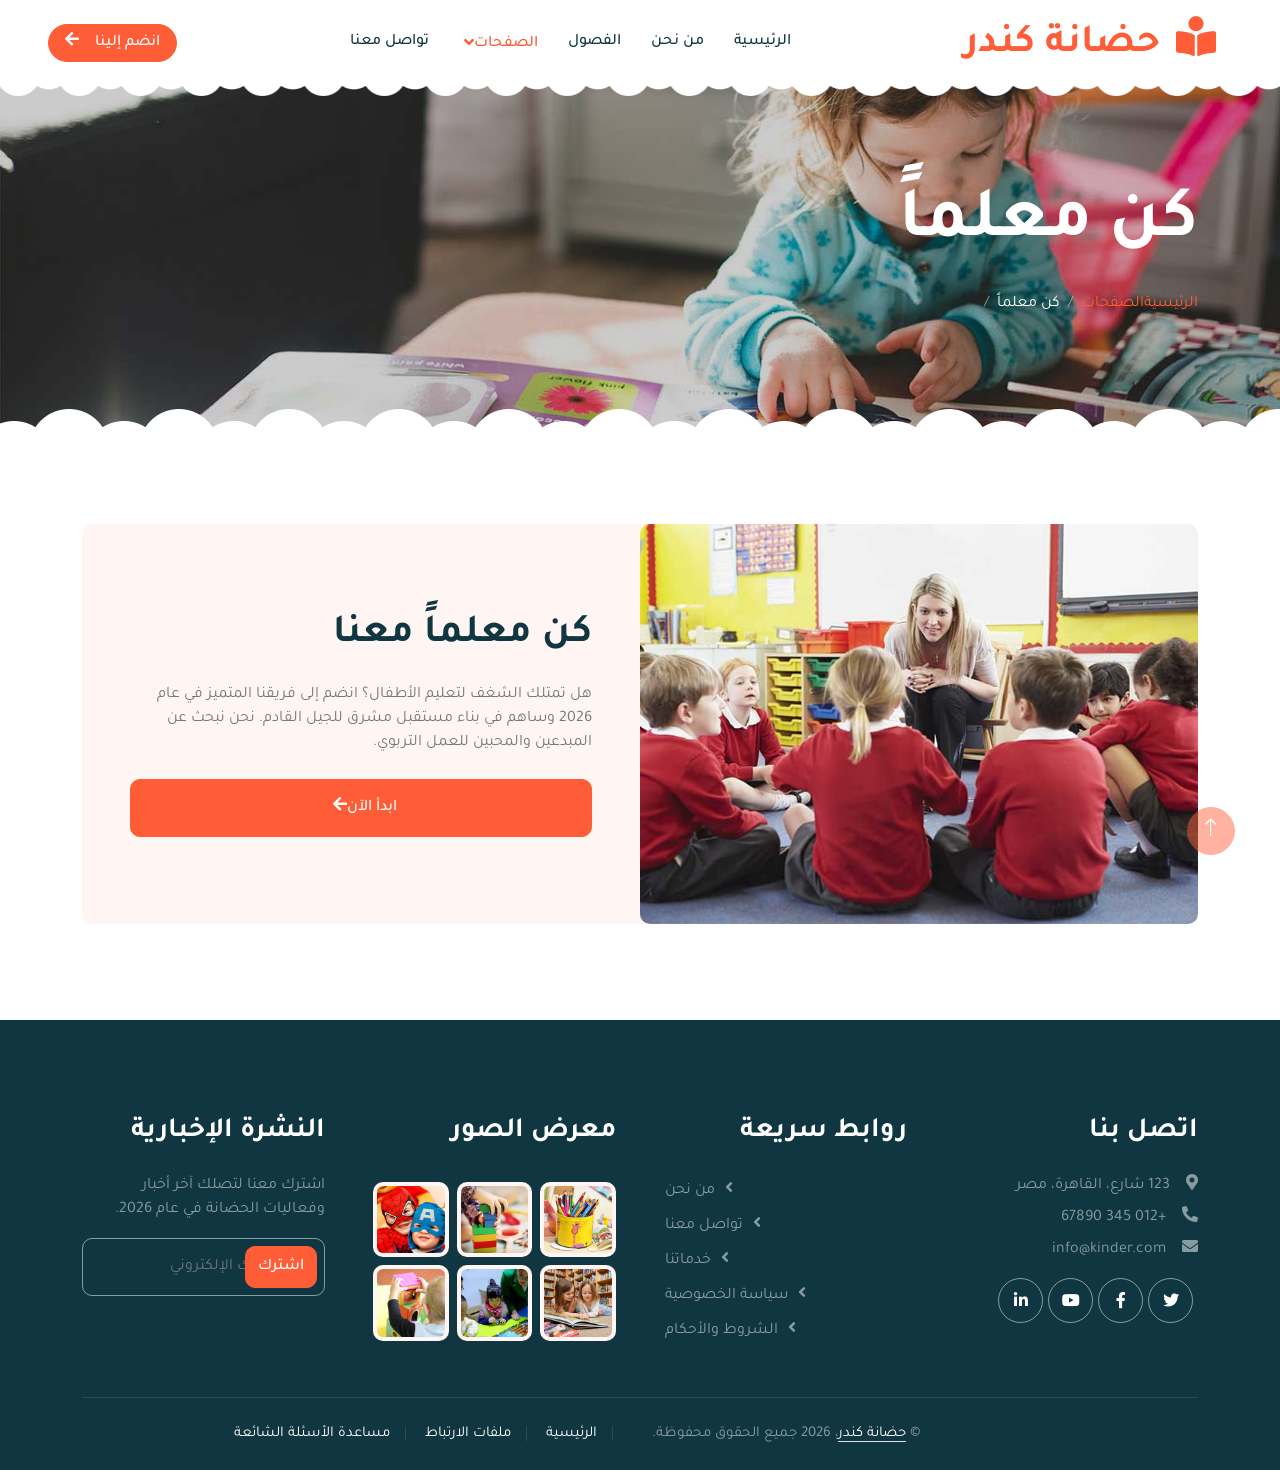
<file: call-to-action.html>
<!DOCTYPE html>
<html lang="ar" dir="rtl">
    <head>
        <meta charset="utf-8">
        <title>انضم لفريقنا - حضانة كندر</title>
        <meta content="width=device-width, initial-scale=1.0" name="viewport">
        <meta content="" name="keywords">
        <meta content="" name="description">
        <!-- Favicon -->
        <link href="img/favicon.svg" rel="icon">
        <!-- Google Web Fonts -->
        <link rel="preconnect" href="https://fonts.googleapis.com">
        <link rel="preconnect" href="https://fonts.gstatic.com" crossorigin>
        <link href="https://fonts.googleapis.com/css2?family=Heebo:wght@400;500;600&family=Inter:wght@600&family=Lobster+Two:wght@700&family=Tajawal:wght@400;500;700&display=swap"
              rel="stylesheet">
        <!-- Icon Font Stylesheet -->
        <link href="https://cdnjs.cloudflare.com/ajax/libs/font-awesome/5.10.0/css/all.min.css"
              rel="stylesheet">
        <link href="https://cdn.jsdelivr.net/npm/bootstrap-icons@1.4.1/font/bootstrap-icons.css"
              rel="stylesheet">
        <!-- Libraries Stylesheet -->
        <link href="lib/animate/animate.min.css" rel="stylesheet">
        <link href="lib/owlcarousel/assets/owl.carousel.min.css" rel="stylesheet">
        <!-- Customized Bootstrap Stylesheet -->
        <link href="css/bootstrap.min.css" rel="stylesheet">
        <!-- Template Stylesheet -->
        <link href="css/style.css" rel="stylesheet">
    </head>
    <body>
        <div class="container-xxl bg-white p-0">
            <!-- Spinner Start -->
            <div id="spinner"
                 class="show bg-white position-fixed translate-middle w-100 vh-100 top-50 start-50 d-flex align-items-center justify-content-center">
                <div class="spinner-border text-primary"
                     style="width: 3rem;
                            height: 3rem"
                     role="status">
                    <span class="sr-only">Loading...</span>
                </div>
            </div>
            <!-- Spinner End -->
            <!-- Navbar Start -->
            <nav class="navbar navbar-expand-lg bg-white navbar-light sticky-top px-4 px-lg-5 py-lg-0">
                <a href="index.html" class="navbar-brand">
                    <h1 class="m-0 text-primary">
                        <i class="fa fa-book-reader me-3"></i>حضانة كندر
                    </h1>
                </a>
                <button type="button"
                        class="navbar-toggler"
                        data-bs-toggle="collapse"
                        data-bs-target="#navbarCollapse">
                    <span class="navbar-toggler-icon"></span>
                </button>
                <div class="collapse navbar-collapse" id="navbarCollapse">
                    <div class="navbar-nav mx-auto">
                        <a href="index.html" class="nav-item nav-link">الرئيسية</a>
                        <a href="about.html" class="nav-item nav-link">من نحن</a>
                        <a href="classes.html" class="nav-item nav-link">الفصول</a>
                        <div class="nav-item dropdown">
                            <a href="#"
                               class="nav-link dropdown-toggle active"
                               data-bs-toggle="dropdown">الصفحات</a>
                            <div class="dropdown-menu rounded-0 rounded-bottom border-0 shadow-sm m-0">
                                <a href="facility.html" class="dropdown-item">مرافق المدرسة</a>
                                <a href="team.html" class="dropdown-item">المعلمون</a>
                                <a href="call-to-action.html" class="dropdown-item active">كن معلماً</a>
                                <a href="appointment.html" class="dropdown-item">حجز موعد</a>
                                <a href="testimonial.html" class="dropdown-item">آراء الأهالي</a>
                                <a href="404.html" class="dropdown-item">صفحة 404</a>
                            </div>
                        </div>
                        <a href="contact.html" class="nav-item nav-link">تواصل معنا</a>
                    </div>
                    <a href="" class="btn btn-primary rounded-pill px-3 d-none d-lg-block">انضم إلينا<i class="fa fa-arrow-left ms-3"></i></a>
                </div>
            </nav>
            <!-- Navbar End -->
            <!-- Page Header End -->
            <div class="container-xxl py-5 page-header position-relative mb-5">
                <div class="container py-5">
                    <h1 class="display-2 text-white animated slideInDown mb-4">كن معلماً</h1>
                    <nav aria-label="breadcrumb animated slideInDown">
                        <ol class="breadcrumb">
                            <li class="breadcrumb-item">
                                <a href="index.html">الرئيسية</a>
                            </li>
                            <li class="breadcrumb-item">
                                <a href="#">الصفحات</a>
                            </li>
                            <li class="breadcrumb-item text-white active" aria-current="page">كن معلماً</li>
                        </ol>
                    </nav>
                </div>
            </div>
            <!-- Page Header End -->
            <!-- Call To Action Start -->
            <div class="container-xxl py-5">
                <div class="container">
                    <div class="bg-light rounded">
                        <div class="row g-0">
                            <div class="col-lg-6 wow fadeIn"
                                 data-wow-delay="0.1s"
                                 style="min-height: 400px">
                                <div class="position-relative h-100">
                                    <img class="position-absolute w-100 h-100 rounded"
                                         src="img/call-to-action.jpg"
                                         style="object-fit: cover">
                                </div>
                            </div>
                            <div class="col-lg-6 wow fadeIn" data-wow-delay="0.5s">
                                <div class="h-100 d-flex flex-column justify-content-center p-5">
                                    <h1 class="mb-4">كن معلماً معنا</h1>
                                    <p class="mb-4">
                                        هل تمتلك الشغف لتعليم الأطفال؟ انضم إلى فريقنا المتميز في عام 2026 وساهم في بناء مستقبل مشرق للجيل القادم. نحن نبحث عن المبدعين والمحبين للعمل التربوي.
                                    </p>
                                    <a class="btn btn-primary py-3 px-5" href="">ابدأ الآن<i class="fa fa-arrow-left ms-2"></i></a>
                                </div>
                            </div>
                        </div>
                    </div>
                </div>
            </div>
            <!-- Call To Action End -->
            <!-- Footer Start -->
            <div class="container-fluid bg-dark text-white-50 footer pt-5 mt-5 wow fadeIn"
                 data-wow-delay="0.1s">
                <div class="container py-5">
                    <div class="row g-5">
                        <div class="col-lg-3 col-md-6">
                            <h3 class="text-white mb-4">اتصل بنا</h3>
                            <p class="mb-2">
                                <i class="fa fa-map-marker-alt me-3"></i>123 شارع، القاهرة، مصر
                            </p>
                            <p class="mb-2">
                                <i class="fa fa-phone-alt me-3"></i>+012 345 67890
                            </p>
                            <p class="mb-2">
                                <i class="fa fa-envelope me-3"></i>info@kinder.com
                            </p>
                            <div class="d-flex pt-2">
                                <a class="btn btn-outline-light btn-social" href=""><i class="fab fa-twitter"></i></a>
                                <a class="btn btn-outline-light btn-social" href=""><i class="fab fa-facebook-f"></i></a>
                                <a class="btn btn-outline-light btn-social" href=""><i class="fab fa-youtube"></i></a>
                                <a class="btn btn-outline-light btn-social" href=""><i class="fab fa-linkedin-in"></i></a>
                            </div>
                        </div>
                        <div class="col-lg-3 col-md-6">
                            <h3 class="text-white mb-4">روابط سريعة</h3>
                            <a class="btn btn-link text-white-50" href="about.html">من نحن</a>
                            <a class="btn btn-link text-white-50" href="contact.html">تواصل معنا</a>
                            <a class="btn btn-link text-white-50" href="">خدماتنا</a>
                            <a class="btn btn-link text-white-50" href="">سياسة الخصوصية</a>
                            <a class="btn btn-link text-white-50" href="">الشروط والأحكام</a>
                        </div>
                        <div class="col-lg-3 col-md-6">
                            <h3 class="text-white mb-4">معرض الصور</h3>
                            <div class="row g-2 pt-2">
                                <div class="col-4">
                                    <img class="img-fluid rounded bg-light p-1" src="img/classes-1.jpg" alt="">
                                </div>
                                <div class="col-4">
                                    <img class="img-fluid rounded bg-light p-1" src="img/classes-2.jpg" alt="">
                                </div>
                                <div class="col-4">
                                    <img class="img-fluid rounded bg-light p-1" src="img/classes-3.jpg" alt="">
                                </div>
                                <div class="col-4">
                                    <img class="img-fluid rounded bg-light p-1" src="img/classes-4.jpg" alt="">
                                </div>
                                <div class="col-4">
                                    <img class="img-fluid rounded bg-light p-1" src="img/classes-5.jpg" alt="">
                                </div>
                                <div class="col-4">
                                    <img class="img-fluid rounded bg-light p-1" src="img/classes-6.jpg" alt="">
                                </div>
                            </div>
                        </div>
                        <div class="col-lg-3 col-md-6">
                            <h3 class="text-white mb-4">النشرة الإخبارية</h3>
                            <p>اشترك معنا لتصلك آخر أخبار وفعاليات الحضانة في عام 2026.</p>
                            <div class="position-relative mx-auto" style="max-width: 400px;">
                                <input class="form-control bg-transparent w-100 py-3 ps-4 pe-5"
                                       type="text"
                                       placeholder="بريدك الإلكتروني">
                                <button type="button"
                                        class="btn btn-primary py-2 position-absolute top-0 end-0 mt-2 me-2">
                                    اشترك
                                </button>
                            </div>
                        </div>
                    </div>
                </div>
                <div class="container">
                    <div class="copyright">
                        <div class="row">
                            <div class="col-md-6 text-center text-md-start mb-3 mb-md-0">
                                &copy; <a class="border-bottom" href="#">حضانة كندر</a>، 2026 جميع الحقوق محفوظة.
                            </div>
                            <div class="col-md-6 text-center text-md-end">
                                <div class="footer-menu">
                                    <a href="index.html">الرئيسية</a>
                                    <a href="">ملفات الارتباط</a>
                                    <a href="">مساعدة</a>
                                    <a href="">الأسئلة الشائعة</a>
                                </div>
                            </div>
                        </div>
                    </div>
                </div>
            </div>
            <!-- Footer End -->
            <!-- Back to Top -->
            <a href="#" class="btn btn-lg btn-primary btn-lg-square back-to-top"><i class="bi bi-arrow-up"></i></a>
        </div>
        <!-- JavaScript Libraries -->
        <script src="https://code.jquery.com/jquery-3.4.1.min.js"></script>
        <script src="https://cdn.jsdelivr.net/npm/bootstrap@5.0.0/dist/js/bootstrap.bundle.min.js"></script>
        <script src="lib/wow/wow.min.js"></script>
        <script src="lib/easing/easing.min.js"></script>
        <script src="lib/waypoints/waypoints.min.js"></script>
        <script src="lib/owlcarousel/owl.carousel.min.js"></script>
        <!-- Template Javascript -->
        <script src="js/main.js"></script>
    </body>
</html>
</file>
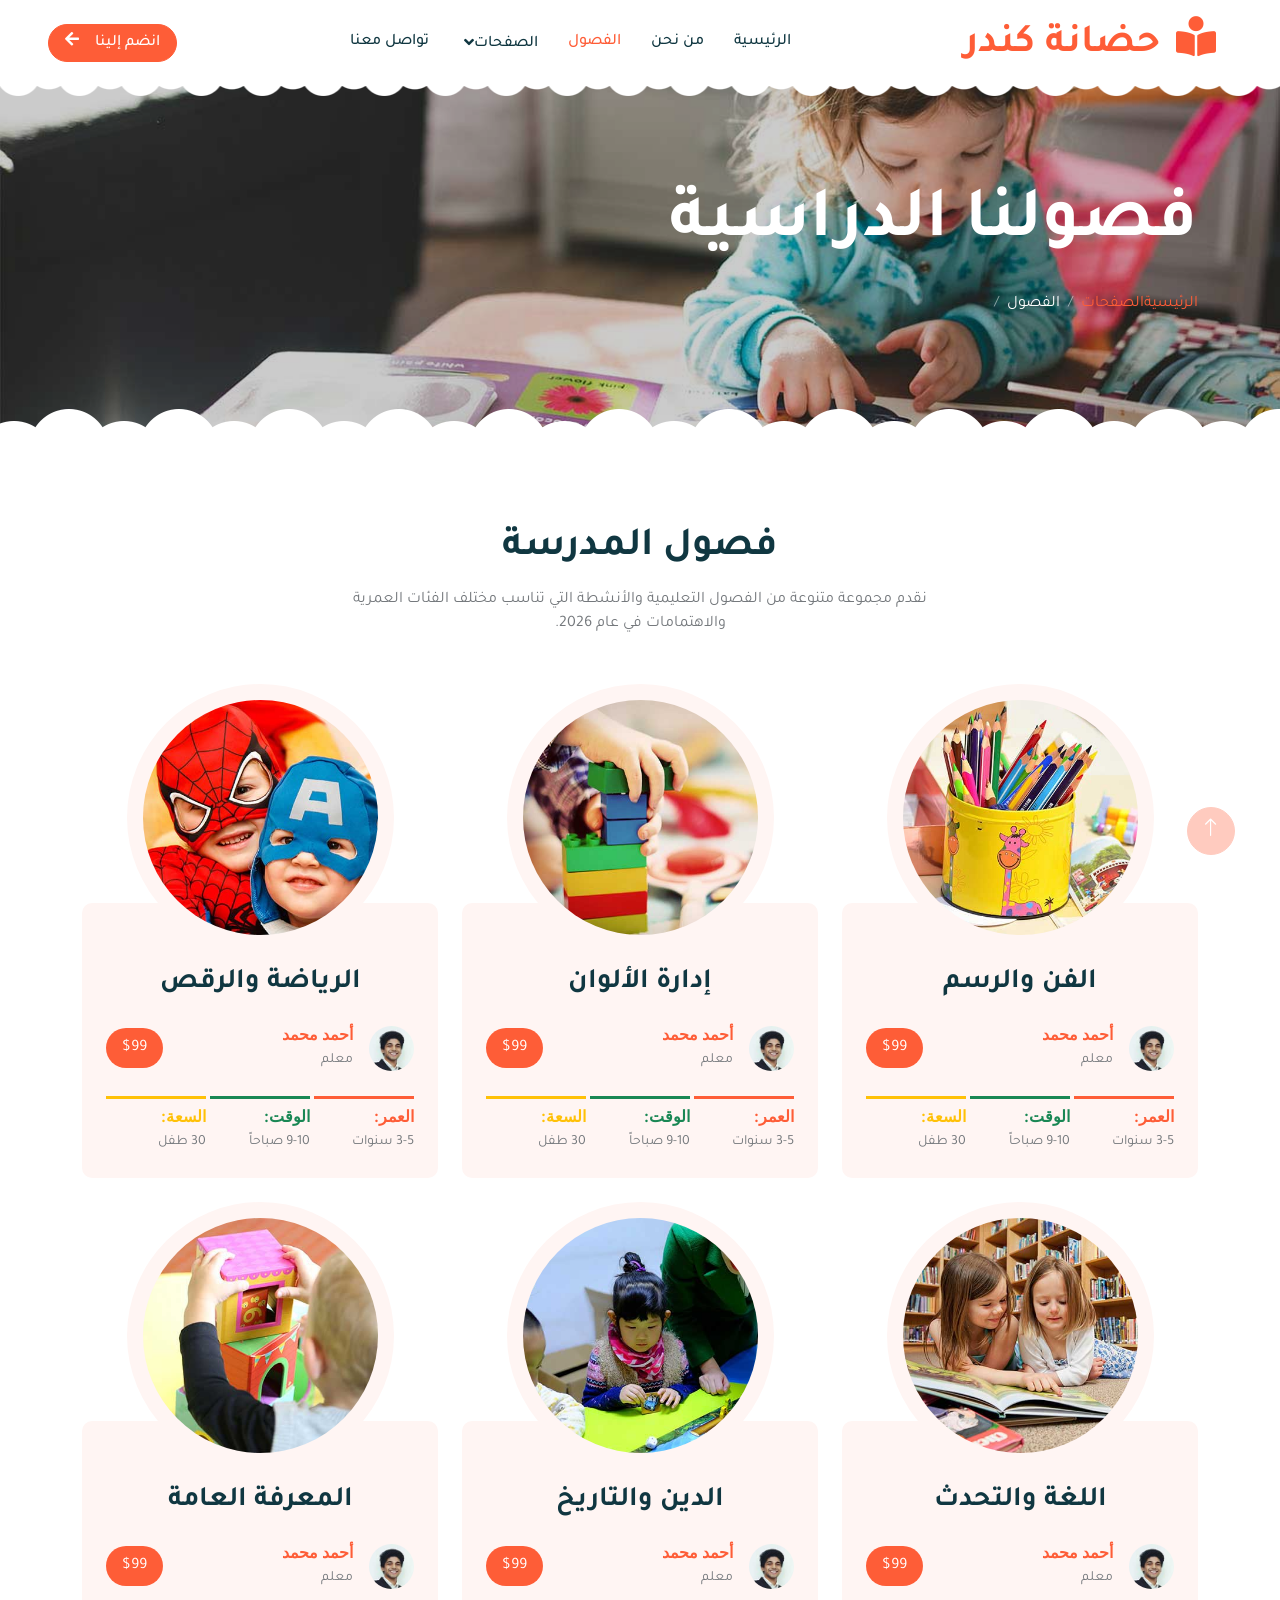
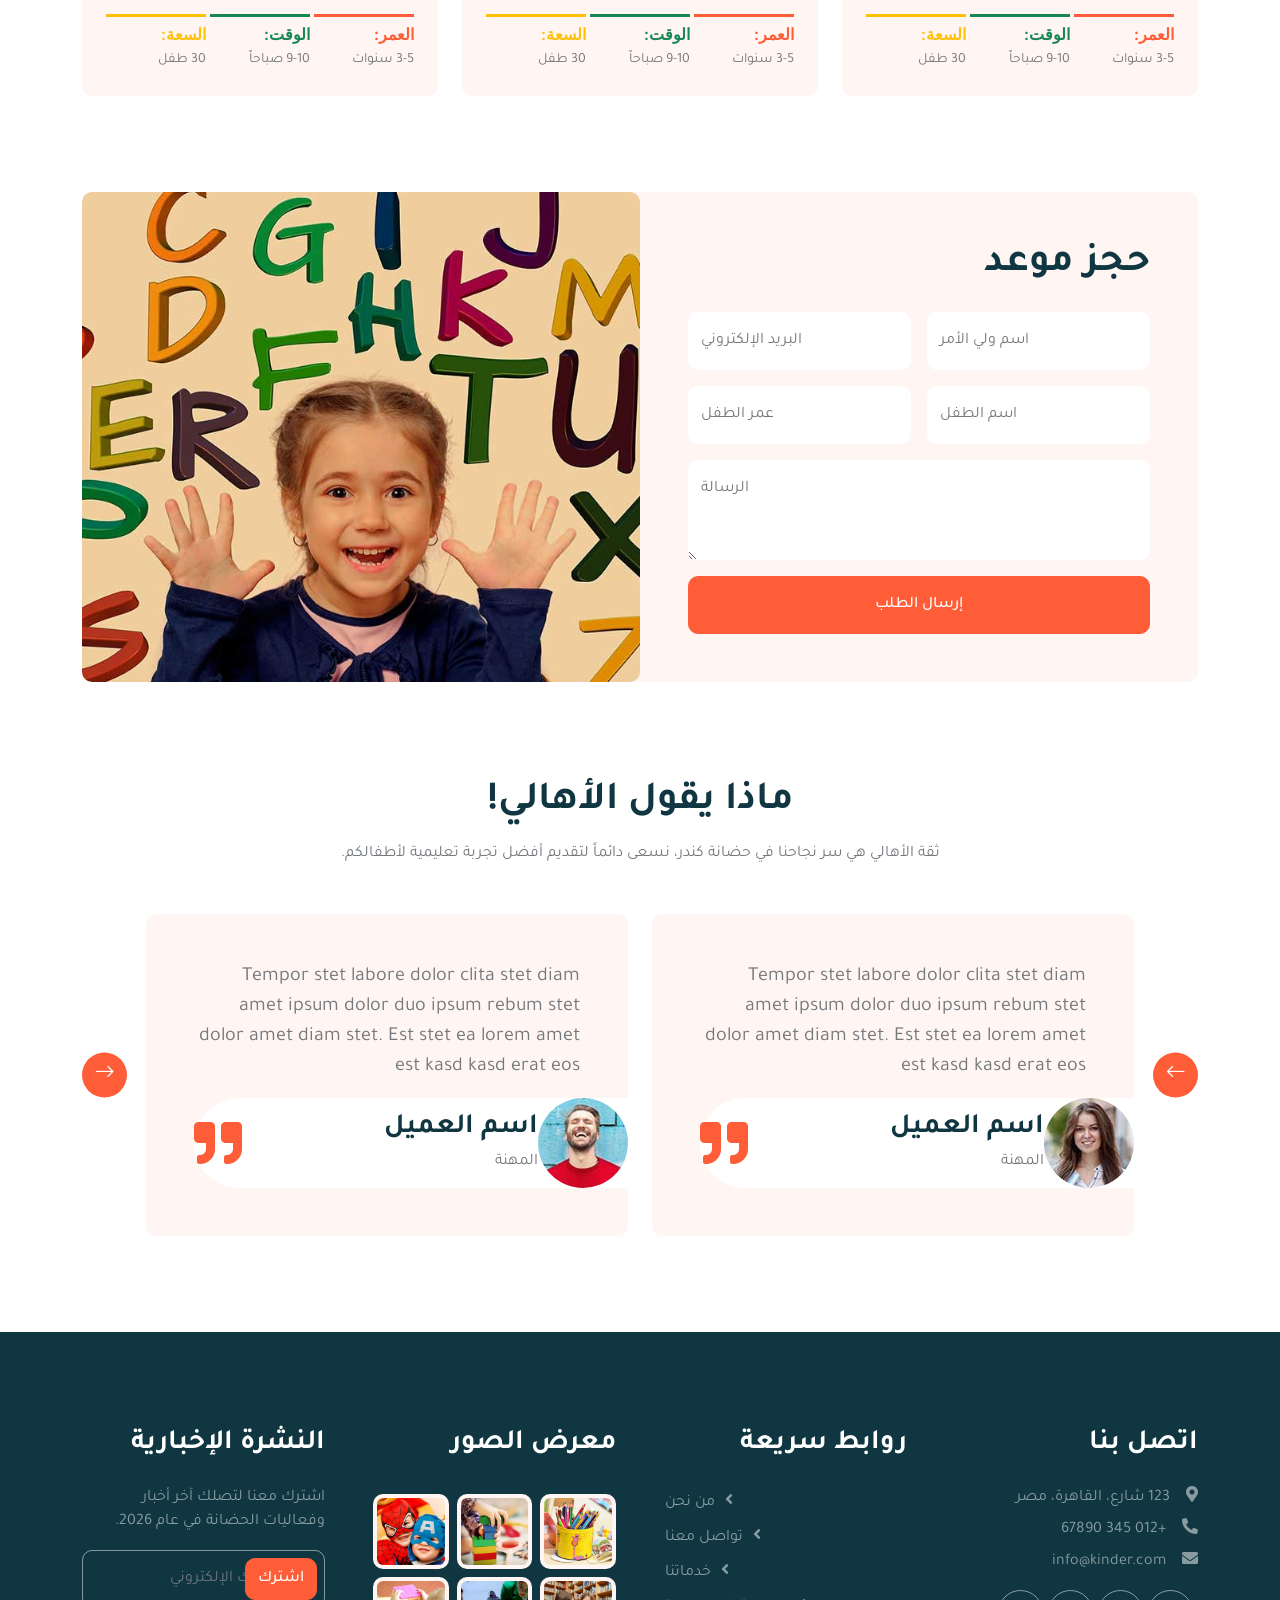
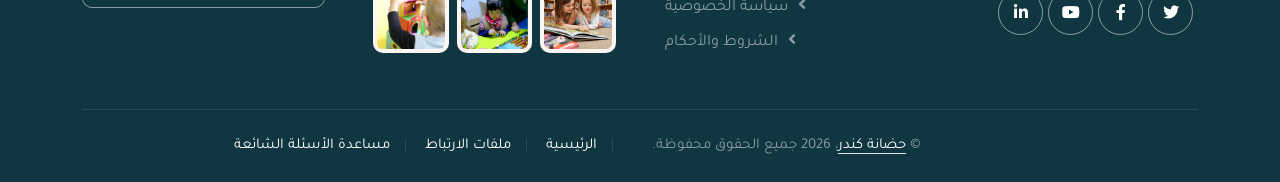
<file: classes.html>
<!DOCTYPE html>
<html lang="ar" dir="rtl">
    <head>
        <meta charset="utf-8">
        <title>فصولنا - حضانة كندر</title>
        <meta content="width=device-width, initial-scale=1.0" name="viewport">
        <meta content="" name="keywords">
        <meta content="" name="description">
        <!-- Favicon -->
        <link href="img/favicon.svg" rel="icon">
        <!-- Google Web Fonts -->
        <link rel="preconnect" href="https://fonts.googleapis.com">
        <link rel="preconnect" href="https://fonts.gstatic.com" crossorigin>
        <link href="https://fonts.googleapis.com/css2?family=Heebo:wght@400;500;600&family=Inter:wght@600&family=Lobster+Two:wght@700&family=Tajawal:wght@400;500;700&display=swap"
              rel="stylesheet">
        <!-- Icon Font Stylesheet -->
        <link href="https://cdnjs.cloudflare.com/ajax/libs/font-awesome/5.10.0/css/all.min.css"
              rel="stylesheet">
        <link href="https://cdn.jsdelivr.net/npm/bootstrap-icons@1.4.1/font/bootstrap-icons.css"
              rel="stylesheet">
        <!-- Libraries Stylesheet -->
        <link href="lib/animate/animate.min.css" rel="stylesheet">
        <link href="lib/owlcarousel/assets/owl.carousel.min.css" rel="stylesheet">
        <!-- Customized Bootstrap Stylesheet -->
        <link href="css/bootstrap.min.css" rel="stylesheet">
        <!-- Template Stylesheet -->
        <link href="css/style.css" rel="stylesheet">
    </head>
    <body>
        <div class="container-xxl bg-white p-0">
            <!-- Spinner Start -->
            <div id="spinner"
                 class="show bg-white position-fixed translate-middle w-100 vh-100 top-50 start-50 d-flex align-items-center justify-content-center">
                <div class="spinner-border text-primary"
                     style="width: 3rem;
                            height: 3rem"
                     role="status">
                    <span class="sr-only">Loading...</span>
                </div>
            </div>
            <!-- Spinner End -->
            <!-- Navbar Start -->
            <nav class="navbar navbar-expand-lg bg-white navbar-light sticky-top px-4 px-lg-5 py-lg-0">
                <a href="index.html" class="navbar-brand">
                    <h1 class="m-0 text-primary">
                        <i class="fa fa-book-reader me-3"></i>حضانة كندر
                    </h1>
                </a>
                <button type="button"
                        class="navbar-toggler"
                        data-bs-toggle="collapse"
                        data-bs-target="#navbarCollapse">
                    <span class="navbar-toggler-icon"></span>
                </button>
                <div class="collapse navbar-collapse" id="navbarCollapse">
                    <div class="navbar-nav mx-auto">
                        <a href="index.html" class="nav-item nav-link">الرئيسية</a>
                        <a href="about.html" class="nav-item nav-link">من نحن</a>
                        <a href="classes.html" class="nav-item nav-link active">الفصول</a>
                        <div class="nav-item dropdown">
                            <a href="#" class="nav-link dropdown-toggle" data-bs-toggle="dropdown">الصفحات</a>
                            <div class="dropdown-menu rounded-0 rounded-bottom border-0 shadow-sm m-0">
                                <a href="facility.html" class="dropdown-item">مرافق المدرسة</a>
                                <a href="team.html" class="dropdown-item">المعلمون</a>
                                <a href="call-to-action.html" class="dropdown-item">كن معلماً</a>
                                <a href="appointment.html" class="dropdown-item">حجز موعد</a>
                                <a href="testimonial.html" class="dropdown-item">آراء الأهالي</a>
                                <a href="404.html" class="dropdown-item">صفحة 404</a>
                            </div>
                        </div>
                        <a href="contact.html" class="nav-item nav-link">تواصل معنا</a>
                    </div>
                    <a href="" class="btn btn-primary rounded-pill px-3 d-none d-lg-block">انضم إلينا<i class="fa fa-arrow-left ms-3"></i></a>
                </div>
            </nav>
            <!-- Navbar End -->
            <!-- Page Header End -->
            <div class="container-xxl py-5 page-header position-relative mb-5">
                <div class="container py-5">
                    <h1 class="display-2 text-white animated slideInDown mb-4">فصولنا الدراسية</h1>
                    <nav aria-label="breadcrumb animated slideInDown">
                        <ol class="breadcrumb">
                            <li class="breadcrumb-item">
                                <a href="index.html">الرئيسية</a>
                            </li>
                            <li class="breadcrumb-item">
                                <a href="#">الصفحات</a>
                            </li>
                            <li class="breadcrumb-item text-white active" aria-current="page">الفصول</li>
                        </ol>
                    </nav>
                </div>
            </div>
            <!-- Page Header End -->
            <!-- Classes Start -->
            <div class="container-xxl py-5">
                <div class="container">
                    <div class="text-center mx-auto mb-5 wow fadeInUp"
                         data-wow-delay="0.1s"
                         style="max-width: 600px">
                        <h1 class="mb-3">فصول المدرسة</h1>
                        <p>نقدم مجموعة متنوعة من الفصول التعليمية والأنشطة التي تناسب مختلف الفئات العمرية والاهتمامات في عام 2026.</p>
                    </div>
                    <div class="row g-4">
                        <div class="col-lg-4 col-md-6 wow fadeInUp" data-wow-delay="0.1s">
                            <div class="classes-item">
                                <div class="bg-light rounded-circle w-75 mx-auto p-3">
                                    <img class="img-fluid rounded-circle" src="img/classes-1.jpg" alt="">
                                </div>
                                <div class="bg-light rounded p-4 pt-5 mt-n5">
                                    <a class="d-block text-center h3 mt-3 mb-4" href="">الفن والرسم</a>
                                    <div class="d-flex align-items-center justify-content-between mb-4">
                                        <div class="d-flex align-items-center">
                                            <img class="rounded-circle flex-shrink-0"
                                                 src="img/user.jpg"
                                                 alt=""
                                                 style="width: 45px;
                                                        height: 45px">
                                            <div class="ms-3">
                                                <h6 class="text-primary mb-1">أحمد محمد</h6>
                                                <small>معلم</small>
                                            </div>
                                        </div>
                                        <span class="bg-primary text-white rounded-pill py-2 px-3" href="">$99</span>
                                    </div>
                                    <div class="row g-1">
                                        <div class="col-4">
                                            <div class="border-top border-3 border-primary pt-2">
                                                <h6 class="text-primary mb-1">العمر:</h6>
                                                <small>3-5 سنوات</small>
                                            </div>
                                        </div>
                                        <div class="col-4">
                                            <div class="border-top border-3 border-success pt-2">
                                                <h6 class="text-success mb-1">الوقت:</h6>
                                                <small>9-10 صباحاً</small>
                                            </div>
                                        </div>
                                        <div class="col-4">
                                            <div class="border-top border-3 border-warning pt-2">
                                                <h6 class="text-warning mb-1">السعة:</h6>
                                                <small>30 طفل</small>
                                            </div>
                                        </div>
                                    </div>
                                </div>
                            </div>
                        </div>
                        <div class="col-lg-4 col-md-6 wow fadeInUp" data-wow-delay="0.3s">
                            <div class="classes-item">
                                <div class="bg-light rounded-circle w-75 mx-auto p-3">
                                    <img class="img-fluid rounded-circle" src="img/classes-2.jpg" alt="">
                                </div>
                                <div class="bg-light rounded p-4 pt-5 mt-n5">
                                    <a class="d-block text-center h3 mt-3 mb-4" href="">إدارة الألوان</a>
                                    <div class="d-flex align-items-center justify-content-between mb-4">
                                        <div class="d-flex align-items-center">
                                            <img class="rounded-circle flex-shrink-0"
                                                 src="img/user.jpg"
                                                 alt=""
                                                 style="width: 45px;
                                                        height: 45px">
                                            <div class="ms-3">
                                                <h6 class="text-primary mb-1">أحمد محمد</h6>
                                                <small>معلم</small>
                                            </div>
                                        </div>
                                        <span class="bg-primary text-white rounded-pill py-2 px-3" href="">$99</span>
                                    </div>
                                    <div class="row g-1">
                                        <div class="col-4">
                                            <div class="border-top border-3 border-primary pt-2">
                                                <h6 class="text-primary mb-1">العمر:</h6>
                                                <small>3-5 سنوات</small>
                                            </div>
                                        </div>
                                        <div class="col-4">
                                            <div class="border-top border-3 border-success pt-2">
                                                <h6 class="text-success mb-1">الوقت:</h6>
                                                <small>9-10 صباحاً</small>
                                            </div>
                                        </div>
                                        <div class="col-4">
                                            <div class="border-top border-3 border-warning pt-2">
                                                <h6 class="text-warning mb-1">السعة:</h6>
                                                <small>30 طفل</small>
                                            </div>
                                        </div>
                                    </div>
                                </div>
                            </div>
                        </div>
                        <div class="col-lg-4 col-md-6 wow fadeInUp" data-wow-delay="0.5s">
                            <div class="classes-item">
                                <div class="bg-light rounded-circle w-75 mx-auto p-3">
                                    <img class="img-fluid rounded-circle" src="img/classes-3.jpg" alt="">
                                </div>
                                <div class="bg-light rounded p-4 pt-5 mt-n5">
                                    <a class="d-block text-center h3 mt-3 mb-4" href="">الرياضة والرقص</a>
                                    <div class="d-flex align-items-center justify-content-between mb-4">
                                        <div class="d-flex align-items-center">
                                            <img class="rounded-circle flex-shrink-0"
                                                 src="img/user.jpg"
                                                 alt=""
                                                 style="width: 45px;
                                                        height: 45px">
                                            <div class="ms-3">
                                                <h6 class="text-primary mb-1">أحمد محمد</h6>
                                                <small>معلم</small>
                                            </div>
                                        </div>
                                        <span class="bg-primary text-white rounded-pill py-2 px-3" href="">$99</span>
                                    </div>
                                    <div class="row g-1">
                                        <div class="col-4">
                                            <div class="border-top border-3 border-primary pt-2">
                                                <h6 class="text-primary mb-1">العمر:</h6>
                                                <small>3-5 سنوات</small>
                                            </div>
                                        </div>
                                        <div class="col-4">
                                            <div class="border-top border-3 border-success pt-2">
                                                <h6 class="text-success mb-1">الوقت:</h6>
                                                <small>9-10 صباحاً</small>
                                            </div>
                                        </div>
                                        <div class="col-4">
                                            <div class="border-top border-3 border-warning pt-2">
                                                <h6 class="text-warning mb-1">السعة:</h6>
                                                <small>30 طفل</small>
                                            </div>
                                        </div>
                                    </div>
                                </div>
                            </div>
                        </div>
                        <div class="col-lg-4 col-md-6 wow fadeInUp" data-wow-delay="0.1s">
                            <div class="classes-item">
                                <div class="bg-light rounded-circle w-75 mx-auto p-3">
                                    <img class="img-fluid rounded-circle" src="img/classes-4.jpg" alt="">
                                </div>
                                <div class="bg-light rounded p-4 pt-5 mt-n5">
                                    <a class="d-block text-center h3 mt-3 mb-4" href="">اللغة والتحدث</a>
                                    <div class="d-flex align-items-center justify-content-between mb-4">
                                        <div class="d-flex align-items-center">
                                            <img class="rounded-circle flex-shrink-0"
                                                 src="img/user.jpg"
                                                 alt=""
                                                 style="width: 45px;
                                                        height: 45px">
                                            <div class="ms-3">
                                                <h6 class="text-primary mb-1">أحمد محمد</h6>
                                                <small>معلم</small>
                                            </div>
                                        </div>
                                        <span class="bg-primary text-white rounded-pill py-2 px-3" href="">$99</span>
                                    </div>
                                    <div class="row g-1">
                                        <div class="col-4">
                                            <div class="border-top border-3 border-primary pt-2">
                                                <h6 class="text-primary mb-1">العمر:</h6>
                                                <small>3-5 سنوات</small>
                                            </div>
                                        </div>
                                        <div class="col-4">
                                            <div class="border-top border-3 border-success pt-2">
                                                <h6 class="text-success mb-1">الوقت:</h6>
                                                <small>9-10 صباحاً</small>
                                            </div>
                                        </div>
                                        <div class="col-4">
                                            <div class="border-top border-3 border-warning pt-2">
                                                <h6 class="text-warning mb-1">السعة:</h6>
                                                <small>30 طفل</small>
                                            </div>
                                        </div>
                                    </div>
                                </div>
                            </div>
                        </div>
                        <div class="col-lg-4 col-md-6 wow fadeInUp" data-wow-delay="0.3s">
                            <div class="classes-item">
                                <div class="bg-light rounded-circle w-75 mx-auto p-3">
                                    <img class="img-fluid rounded-circle" src="img/classes-5.jpg" alt="">
                                </div>
                                <div class="bg-light rounded p-4 pt-5 mt-n5">
                                    <a class="d-block text-center h3 mt-3 mb-4" href="">الدين والتاريخ</a>
                                    <div class="d-flex align-items-center justify-content-between mb-4">
                                        <div class="d-flex align-items-center">
                                            <img class="rounded-circle flex-shrink-0"
                                                 src="img/user.jpg"
                                                 alt=""
                                                 style="width: 45px;
                                                        height: 45px">
                                            <div class="ms-3">
                                                <h6 class="text-primary mb-1">أحمد محمد</h6>
                                                <small>معلم</small>
                                            </div>
                                        </div>
                                        <span class="bg-primary text-white rounded-pill py-2 px-3" href="">$99</span>
                                    </div>
                                    <div class="row g-1">
                                        <div class="col-4">
                                            <div class="border-top border-3 border-primary pt-2">
                                                <h6 class="text-primary mb-1">العمر:</h6>
                                                <small>3-5 سنوات</small>
                                            </div>
                                        </div>
                                        <div class="col-4">
                                            <div class="border-top border-3 border-success pt-2">
                                                <h6 class="text-success mb-1">الوقت:</h6>
                                                <small>9-10 صباحاً</small>
                                            </div>
                                        </div>
                                        <div class="col-4">
                                            <div class="border-top border-3 border-warning pt-2">
                                                <h6 class="text-warning mb-1">السعة:</h6>
                                                <small>30 طفل</small>
                                            </div>
                                        </div>
                                    </div>
                                </div>
                            </div>
                        </div>
                        <div class="col-lg-4 col-md-6 wow fadeInUp" data-wow-delay="0.5s">
                            <div class="classes-item">
                                <div class="bg-light rounded-circle w-75 mx-auto p-3">
                                    <img class="img-fluid rounded-circle" src="img/classes-6.jpg" alt="">
                                </div>
                                <div class="bg-light rounded p-4 pt-5 mt-n5">
                                    <a class="d-block text-center h3 mt-3 mb-4" href="">المعرفة العامة</a>
                                    <div class="d-flex align-items-center justify-content-between mb-4">
                                        <div class="d-flex align-items-center">
                                            <img class="rounded-circle flex-shrink-0"
                                                 src="img/user.jpg"
                                                 alt=""
                                                 style="width: 45px;
                                                        height: 45px">
                                            <div class="ms-3">
                                                <h6 class="text-primary mb-1">أحمد محمد</h6>
                                                <small>معلم</small>
                                            </div>
                                        </div>
                                        <span class="bg-primary text-white rounded-pill py-2 px-3" href="">$99</span>
                                    </div>
                                    <div class="row g-1">
                                        <div class="col-4">
                                            <div class="border-top border-3 border-primary pt-2">
                                                <h6 class="text-primary mb-1">العمر:</h6>
                                                <small>3-5 سنوات</small>
                                            </div>
                                        </div>
                                        <div class="col-4">
                                            <div class="border-top border-3 border-success pt-2">
                                                <h6 class="text-success mb-1">الوقت:</h6>
                                                <small>9-10 صباحاً</small>
                                            </div>
                                        </div>
                                        <div class="col-4">
                                            <div class="border-top border-3 border-warning pt-2">
                                                <h6 class="text-warning mb-1">السعة:</h6>
                                                <small>30 طفل</small>
                                            </div>
                                        </div>
                                    </div>
                                </div>
                            </div>
                        </div>
                    </div>
                </div>
            </div>
            <!-- Classes End -->
            <!-- Appointment Start -->
            <div class="container-xxl py-5">
                <div class="container">
                    <div class="bg-light rounded">
                        <div class="row g-0">
                            <div class="col-lg-6 wow fadeIn" data-wow-delay="0.1s">
                                <div class="h-100 d-flex flex-column justify-content-center p-5">
                                    <h1 class="mb-4">حجز موعد</h1>
                                    <form>
                                        <div class="row g-3">
                                            <div class="col-sm-6">
                                                <div class="form-floating">
                                                    <input type="text"
                                                           class="form-control border-0"
                                                           id="gname"
                                                           placeholder="اسم ولي الأمر">
                                                    <label for="gname">اسم ولي الأمر</label>
                                                </div>
                                            </div>
                                            <div class="col-sm-6">
                                                <div class="form-floating">
                                                    <input type="email"
                                                           class="form-control border-0"
                                                           id="gmail"
                                                           placeholder="البريد الإلكتروني">
                                                    <label for="gmail">البريد الإلكتروني</label>
                                                </div>
                                            </div>
                                            <div class="col-sm-6">
                                                <div class="form-floating">
                                                    <input type="text"
                                                           class="form-control border-0"
                                                           id="cname"
                                                           placeholder="اسم الطفل">
                                                    <label for="cname">اسم الطفل</label>
                                                </div>
                                            </div>
                                            <div class="col-sm-6">
                                                <div class="form-floating">
                                                    <input type="text"
                                                           class="form-control border-0"
                                                           id="cage"
                                                           placeholder="عمر الطفل">
                                                    <label for="cage">عمر الطفل</label>
                                                </div>
                                            </div>
                                            <div class="col-12">
                                                <div class="form-floating">
                                                    <textarea class="form-control border-0"
                                                              placeholder="اترك رسالة هنا"
                                                              id="message"
                                                              style="height: 100px"></textarea>
                                                    <label for="message">الرسالة</label>
                                                </div>
                                            </div>
                                            <div class="col-12">
                                                <button class="btn btn-primary w-100 py-3" type="submit">إرسال الطلب</button>
                                            </div>
                                        </div>
                                    </form>
                                </div>
                            </div>
                            <div class="col-lg-6 wow fadeIn"
                                 data-wow-delay="0.5s"
                                 style="min-height: 400px">
                                <div class="position-relative h-100">
                                    <img class="position-absolute w-100 h-100 rounded"
                                         src="img/appointment.jpg"
                                         style="object-fit: cover">
                                </div>
                            </div>
                        </div>
                    </div>
                </div>
            </div>
            <!-- Appointment End -->
            <!-- Testimonial Start -->
            <div class="container-xxl py-5">
                <div class="container">
                    <div class="text-center mx-auto mb-5 wow fadeInUp"
                         data-wow-delay="0.1s"
                         style="max-width: 600px">
                        <h1 class="mb-3">ماذا يقول الأهالي!</h1>
                        <p>ثقة الأهالي هي سر نجاحنا في حضانة كندر، نسعى دائماً لتقديم أفضل تجربة تعليمية لأطفالكم.</p>
                    </div>
                    <div class="owl-carousel testimonial-carousel wow fadeInUp"
                         data-wow-delay="0.1s">
                        <div class="testimonial-item bg-light rounded p-5">
                            <p class="fs-5">
                                Tempor stet labore dolor clita stet diam amet ipsum dolor duo ipsum rebum stet dolor amet diam stet. Est stet ea lorem amet est kasd kasd erat eos
                            </p>
                            <div class="d-flex align-items-center bg-white me-n5"
                                 style="border-radius: 50px 0 0 50px">
                                <img class="img-fluid flex-shrink-0 rounded-circle"
                                     src="img/testimonial-1.jpg"
                                     style="width: 90px;
                                            height: 90px">
                                <div class="ps-3">
                                    <h3 class="mb-1">اسم العميل</h3>
                                    <span>المهنة</span>
                                </div>
                                <i class="fa fa-quote-right fa-3x text-primary ms-auto d-none d-sm-flex"></i>
                            </div>
                        </div>
                        <div class="testimonial-item bg-light rounded p-5">
                            <p class="fs-5">
                                Tempor stet labore dolor clita stet diam amet ipsum dolor duo ipsum rebum stet dolor amet diam stet. Est stet ea lorem amet est kasd kasd erat eos
                            </p>
                            <div class="d-flex align-items-center bg-white me-n5"
                                 style="border-radius: 50px 0 0 50px">
                                <img class="img-fluid flex-shrink-0 rounded-circle"
                                     src="img/testimonial-2.jpg"
                                     style="width: 90px;
                                            height: 90px">
                                <div class="ps-3">
                                    <h3 class="mb-1">اسم العميل</h3>
                                    <span>المهنة</span>
                                </div>
                                <i class="fa fa-quote-right fa-3x text-primary ms-auto d-none d-sm-flex"></i>
                            </div>
                        </div>
                        <div class="testimonial-item bg-light rounded p-5">
                            <p class="fs-5">
                                Tempor stet labore dolor clita stet diam amet ipsum dolor duo ipsum rebum stet dolor amet diam stet. Est stet ea lorem amet est kasd kasd erat eos
                            </p>
                            <div class="d-flex align-items-center bg-white me-n5"
                                 style="border-radius: 50px 0 0 50px">
                                <img class="img-fluid flex-shrink-0 rounded-circle"
                                     src="img/testimonial-3.jpg"
                                     style="width: 90px;
                                            height: 90px">
                                <div class="ps-3">
                                    <h3 class="mb-1">اسم العميل</h3>
                                    <span>المهنة</span>
                                </div>
                                <i class="fa fa-quote-right fa-3x text-primary ms-auto d-none d-sm-flex"></i>
                            </div>
                        </div>
                    </div>
                </div>
            </div>
            <!-- Testimonial End -->
            <!-- Footer Start -->
            <div class="container-fluid bg-dark text-white-50 footer pt-5 mt-5 wow fadeIn"
                 data-wow-delay="0.1s">
                <div class="container py-5">
                    <div class="row g-5">
                        <div class="col-lg-3 col-md-6">
                            <h3 class="text-white mb-4">اتصل بنا</h3>
                            <p class="mb-2">
                                <i class="fa fa-map-marker-alt me-3"></i>123 شارع، القاهرة، مصر
                            </p>
                            <p class="mb-2">
                                <i class="fa fa-phone-alt me-3"></i>+012 345 67890
                            </p>
                            <p class="mb-2">
                                <i class="fa fa-envelope me-3"></i>info@kinder.com
                            </p>
                            <div class="d-flex pt-2">
                                <a class="btn btn-outline-light btn-social" href=""><i class="fab fa-twitter"></i></a>
                                <a class="btn btn-outline-light btn-social" href=""><i class="fab fa-facebook-f"></i></a>
                                <a class="btn btn-outline-light btn-social" href=""><i class="fab fa-youtube"></i></a>
                                <a class="btn btn-outline-light btn-social" href=""><i class="fab fa-linkedin-in"></i></a>
                            </div>
                        </div>
                        <div class="col-lg-3 col-md-6">
                            <h3 class="text-white mb-4">روابط سريعة</h3>
                            <a class="btn btn-link text-white-50" href="about.html">من نحن</a>
                            <a class="btn btn-link text-white-50" href="contact.html">تواصل معنا</a>
                            <a class="btn btn-link text-white-50" href="">خدماتنا</a>
                            <a class="btn btn-link text-white-50" href="">سياسة الخصوصية</a>
                            <a class="btn btn-link text-white-50" href="">الشروط والأحكام</a>
                        </div>
                        <div class="col-lg-3 col-md-6">
                            <h3 class="text-white mb-4">معرض الصور</h3>
                            <div class="row g-2 pt-2">
                                <div class="col-4">
                                    <img class="img-fluid rounded bg-light p-1" src="img/classes-1.jpg" alt="">
                                </div>
                                <div class="col-4">
                                    <img class="img-fluid rounded bg-light p-1" src="img/classes-2.jpg" alt="">
                                </div>
                                <div class="col-4">
                                    <img class="img-fluid rounded bg-light p-1" src="img/classes-3.jpg" alt="">
                                </div>
                                <div class="col-4">
                                    <img class="img-fluid rounded bg-light p-1" src="img/classes-4.jpg" alt="">
                                </div>
                                <div class="col-4">
                                    <img class="img-fluid rounded bg-light p-1" src="img/classes-5.jpg" alt="">
                                </div>
                                <div class="col-4">
                                    <img class="img-fluid rounded bg-light p-1" src="img/classes-6.jpg" alt="">
                                </div>
                            </div>
                        </div>
                        <div class="col-lg-3 col-md-6">
                            <h3 class="text-white mb-4">النشرة الإخبارية</h3>
                            <p>اشترك معنا لتصلك آخر أخبار وفعاليات الحضانة في عام 2026.</p>
                            <div class="position-relative mx-auto" style="max-width: 400px;">
                                <input class="form-control bg-transparent w-100 py-3 ps-4 pe-5"
                                       type="text"
                                       placeholder="بريدك الإلكتروني">
                                <button type="button"
                                        class="btn btn-primary py-2 position-absolute top-0 end-0 mt-2 me-2">
                                    اشترك
                                </button>
                            </div>
                        </div>
                    </div>
                </div>
                <div class="container">
                    <div class="copyright">
                        <div class="row">
                            <div class="col-md-6 text-center text-md-start mb-3 mb-md-0">
                                &copy; <a class="border-bottom" href="#">حضانة كندر</a>، 2026 جميع الحقوق محفوظة.
                            </div>
                            <div class="col-md-6 text-center text-md-end">
                                <div class="footer-menu">
                                    <a href="index.html">الرئيسية</a>
                                    <a href="">ملفات الارتباط</a>
                                    <a href="">مساعدة</a>
                                    <a href="">الأسئلة الشائعة</a>
                                </div>
                            </div>
                        </div>
                    </div>
                </div>
            </div>
            <!-- Footer End -->
            <!-- Back to Top -->
            <a href="#" class="btn btn-lg btn-primary btn-lg-square back-to-top"><i class="bi bi-arrow-up"></i></a>
        </div>
        <!-- JavaScript Libraries -->
        <script src="https://code.jquery.com/jquery-3.4.1.min.js"></script>
        <script src="https://cdn.jsdelivr.net/npm/bootstrap@5.0.0/dist/js/bootstrap.bundle.min.js"></script>
        <script src="lib/wow/wow.min.js"></script>
        <script src="lib/easing/easing.min.js"></script>
        <script src="lib/waypoints/waypoints.min.js"></script>
        <script src="lib/owlcarousel/owl.carousel.min.js"></script>
        <!-- Template Javascript -->
        <script src="js/main.js"></script>
    </body>
</html>
</file>
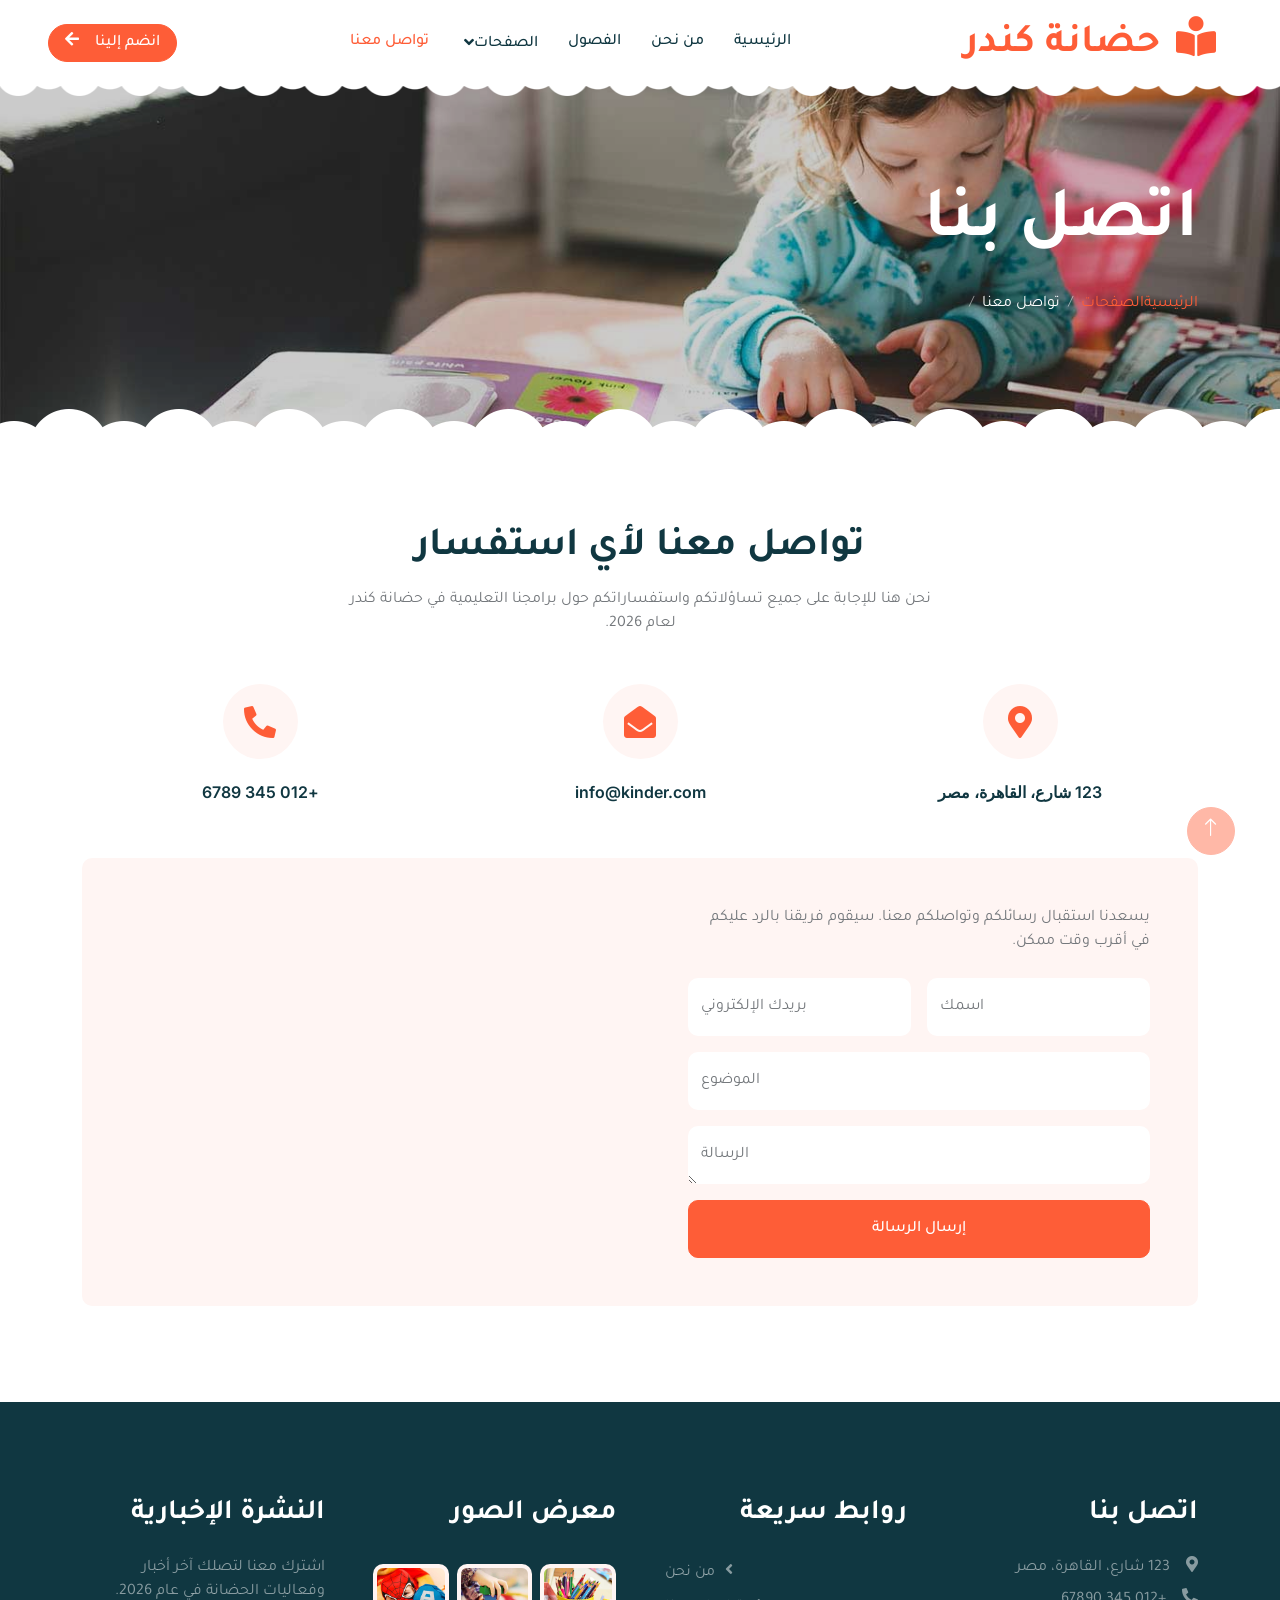
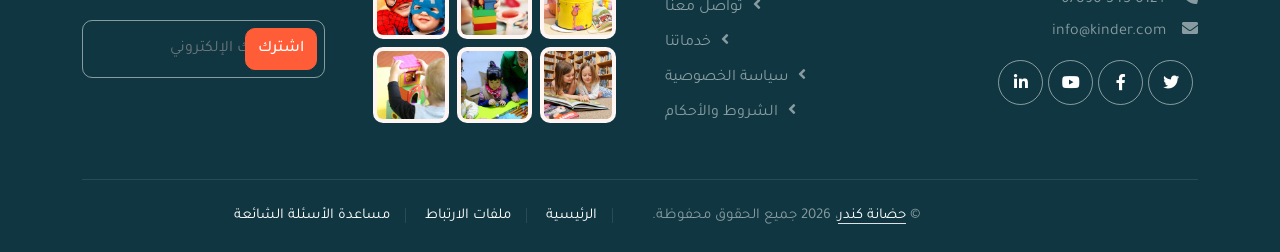
<file: contact.html>
﻿<!DOCTYPE html>
<html lang="ar" dir="rtl">
    <head>
        <meta charset="utf-8">
        <title>تواصل معنا - حضانة كندر</title>
        <meta content="width=device-width, initial-scale=1.0" name="viewport">
        <meta content="" name="keywords">
        <meta content="" name="description">
        <!-- Favicon -->
        <link href="img/favicon.svg" rel="icon">
        <!-- Google Web Fonts -->
        <link rel="preconnect" href="https://fonts.googleapis.com">
        <link rel="preconnect" href="https://fonts.gstatic.com" crossorigin>
        <link href="https://fonts.googleapis.com/css2?family=Heebo:wght@400;500;600&family=Inter:wght@600&family=Lobster+Two:wght@700&family=Tajawal:wght@400;500;700&display=swap"
              rel="stylesheet">
        <!-- Icon Font Stylesheet -->
        <link href="https://cdnjs.cloudflare.com/ajax/libs/font-awesome/5.10.0/css/all.min.css"
              rel="stylesheet">
        <link href="https://cdn.jsdelivr.net/npm/bootstrap-icons@1.4.1/font/bootstrap-icons.css"
              rel="stylesheet">
        <!-- Libraries Stylesheet -->
        <link href="lib/animate/animate.min.css" rel="stylesheet">
        <link href="lib/owlcarousel/assets/owl.carousel.min.css" rel="stylesheet">
        <!-- Customized Bootstrap Stylesheet -->
        <link href="css/bootstrap.min.css" rel="stylesheet">
        <!-- Template Stylesheet -->
        <link href="css/style.css" rel="stylesheet">
    </head>
    <body>
        <div class="container-xxl bg-white p-0">
            <!-- Spinner Start -->
            <div id="spinner"
                 class="show bg-white position-fixed translate-middle w-100 vh-100 top-50 start-50 d-flex align-items-center justify-content-center">
                <div class="spinner-border text-primary spinner-custom" role="status">
                    <span class="sr-only">جاري التحميل...</span>
                </div>
            </div>
            <!-- Spinner End -->
            <!-- Navbar Start -->
            <nav class="navbar navbar-expand-lg bg-white navbar-light sticky-top px-4 px-lg-5 py-lg-0">
                <a href="index.html" class="navbar-brand">
                    <h1 class="m-0 text-primary">
                        <i class="fa fa-book-reader me-3"></i>حضانة كندر
                    </h1>
                </a>
                <button type="button"
                        class="navbar-toggler"
                        data-bs-toggle="collapse"
                        data-bs-target="#navbarCollapse">
                    <span class="navbar-toggler-icon"></span>
                </button>
                <div class="collapse navbar-collapse" id="navbarCollapse">
                    <div class="navbar-nav mx-auto">
                        <a href="index.html" class="nav-item nav-link">الرئيسية</a>
                        <a href="about.html" class="nav-item nav-link">من نحن</a>
                        <a href="classes.html" class="nav-item nav-link">الفصول</a>
                        <div class="nav-item dropdown">
                            <a href="#" class="nav-link dropdown-toggle" data-bs-toggle="dropdown">الصفحات</a>
                            <div class="dropdown-menu rounded-0 rounded-bottom border-0 m-0">
                                <a href="facility.html" class="dropdown-item">مرافق المدرسة</a>
                                <a href="team.html" class="dropdown-item">المعلمون</a>
                                <a href="call-to-action.html" class="dropdown-item">كن معلماً</a>
                                <a href="appointment.html" class="dropdown-item">حجز موعد</a>
                                <a href="testimonial.html" class="dropdown-item">آراء الأهالي</a>
                                <a href="404.html" class="dropdown-item">صفحة 404</a>
                            </div>
                        </div>
                        <a href="contact.html" class="nav-item nav-link active">تواصل معنا</a>
                    </div>
                    <a href="" class="btn btn-primary rounded-pill px-3 d-none d-lg-block">انضم إلينا<i class="fa fa-arrow-left ms-3"></i></a>
                </div>
            </nav>
            <!-- Navbar End -->
            <!-- Page Header End -->
            <div class="container-xxl py-5 page-header position-relative mb-5">
                <div class="container py-5">
                    <h1 class="display-2 text-white animated slideInDown mb-4">اتصل بنا</h1>
                    <nav aria-label="breadcrumb animated slideInDown">
                        <ol class="breadcrumb">
                            <li class="breadcrumb-item">
                                <a href="index.html">الرئيسية</a>
                            </li>
                            <li class="breadcrumb-item">
                                <a href="#">الصفحات</a>
                            </li>
                            <li class="breadcrumb-item text-white active" aria-current="page">تواصل معنا</li>
                        </ol>
                    </nav>
                </div>
            </div>
            <!-- Page Header End -->
            <!-- Contact Start -->
            <div class="container-xxl py-5">
                <div class="container">
                    <div class="text-center mx-auto mb-5 wow fadeInUp max-w-600"
                         data-wow-delay="0.1s">
                        <h1 class="mb-3">تواصل معنا لأي استفسار</h1>
                        <p>نحن هنا للإجابة على جميع تساؤلاتكم واستفساراتكم حول برامجنا التعليمية في حضانة كندر لعام 2026.</p>
                    </div>
                    <div class="row g-4 mb-5">
                        <div class="col-md-6 col-lg-4 text-center wow fadeInUp"
                             data-wow-delay="0.1s">
                            <div class="bg-light rounded-circle d-inline-flex align-items-center justify-content-center mb-4 min-w-75 min-h-75">
                                <i class="fa fa-map-marker-alt fa-2x text-primary"></i>
                            </div>
                            <h6>123 شارع، القاهرة، مصر</h6>
                        </div>
                        <div class="col-md-6 col-lg-4 text-center wow fadeInUp"
                             data-wow-delay="0.3s">
                            <div class="bg-light rounded-circle d-inline-flex align-items-center justify-content-center mb-4 min-w-75 min-h-75">
                                <i class="fa fa-envelope-open fa-2x text-primary"></i>
                            </div>
                            <h6>info@kinder.com</h6>
                        </div>
                        <div class="col-md-6 col-lg-4 text-center wow fadeInUp"
                             data-wow-delay="0.5s">
                            <div class="bg-light rounded-circle d-inline-flex align-items-center justify-content-center mb-4 min-w-75 min-h-75">
                                <i class="fa fa-phone-alt fa-2x text-primary"></i>
                            </div>
                            <h6>+012 345 6789</h6>
                        </div>
                    </div>
                    <div class="bg-light rounded">
                        <div class="row g-0">
                            <div class="col-lg-6 wow fadeIn" data-wow-delay="0.1s">
                                <div class="h-100 d-flex flex-column justify-content-center p-5">
                                    <p class="mb-4">يسعدنا استقبال رسائلكم وتواصلكم معنا. سيقوم فريقنا بالرد عليكم في أقرب وقت ممكن.</p>
                                    <form>
                                        <div class="row g-3">
                                            <div class="col-sm-6">
                                                <div class="form-floating">
                                                    <input type="text"
                                                           class="form-control border-0"
                                                           id="name"
                                                           placeholder="اسمك">
                                                    <label for="name">اسمك</label>
                                                </div>
                                            </div>
                                            <div class="col-sm-6">
                                                <div class="form-floating">
                                                    <input type="email"
                                                           class="form-control border-0"
                                                           id="email"
                                                           placeholder="بريدك الإلكتروني">
                                                    <label for="email">بريدك الإلكتروني</label>
                                                </div>
                                            </div>
                                            <div class="col-12">
                                                <div class="form-floating">
                                                    <input type="text"
                                                           class="form-control border-0"
                                                           id="subject"
                                                           placeholder="الموضوع">
                                                    <label for="subject">الموضوع</label>
                                                </div>
                                            </div>
                                            <div class="col-12">
                                                <div class="form-floating">
                                                    <textarea class="form-control border-0"
                                                              placeholder="اترك رسالة هنا"
                                                              id="message"
                                                              rows="4"></textarea>
                                                    <label for="message">الرسالة</label>
                                                </div>
                                            </div>
                                            <div class="col-12">
                                                <button class="btn btn-primary w-100 py-3" type="submit">إرسال الرسالة</button>
                                            </div>
                                        </div>
                                    </form>
                                </div>
                            </div>
                            <div class="col-lg-6 wow fadeIn" data-wow-delay="0.5s">
                                <div class="position-relative h-100">
                                    <iframe class="position-relative rounded w-100 h-100 border-0 min-h-400"
                                            src="https://www.google.com/maps/embed?pb=!1m18!1m12!1m3!1d3001156.4288297426!2d-78.01371936852176!3d42.72876761954724!2m3!1f0!2f0!3f0!3m2!1i1024!2i768!4f13.1!3m3!1m2!1s0x4ccc4bf0f123a5a9%3A0xddcfc6c1de189567!2sNew%20York%2C%20USA!5e0!3m2!1sen!2sbd!4v1603794290143!5m2!1sen!2sbd"
                                            frameborder="0"
                                            allowfullscreen=""
                                            aria-hidden="false"
                                            tabindex="0"></iframe>
                                </div>
                            </div>
                        </div>
                    </div>
                </div>
            </div>
            <!-- Contact End -->
            <!-- Footer Start -->
            <div class="container-fluid bg-dark text-white-50 footer pt-5 mt-5 wow fadeIn"
                 data-wow-delay="0.1s">
                <div class="container py-5">
                    <div class="row g-5">
                        <div class="col-lg-3 col-md-6">
                            <h3 class="text-white mb-4">اتصل بنا</h3>
                            <p class="mb-2">
                                <i class="fa fa-map-marker-alt me-3"></i>123 شارع، القاهرة، مصر
                            </p>
                            <p class="mb-2">
                                <i class="fa fa-phone-alt me-3"></i>+012 345 67890
                            </p>
                            <p class="mb-2">
                                <i class="fa fa-envelope me-3"></i>info@kinder.com
                            </p>
                            <div class="d-flex pt-2">
                                <a class="btn btn-outline-light btn-social" href=""><i class="fab fa-twitter"></i></a>
                                <a class="btn btn-outline-light btn-social" href=""><i class="fab fa-facebook-f"></i></a>
                                <a class="btn btn-outline-light btn-social" href=""><i class="fab fa-youtube"></i></a>
                                <a class="btn btn-outline-light btn-social" href=""><i class="fab fa-linkedin-in"></i></a>
                            </div>
                        </div>
                        <div class="col-lg-3 col-md-6">
                            <h3 class="text-white mb-4">روابط سريعة</h3>
                            <a class="btn btn-link text-white-50" href="about.html">من نحن</a>
                            <a class="btn btn-link text-white-50" href="contact.html">تواصل معنا</a>
                            <a class="btn btn-link text-white-50" href="">خدماتنا</a>
                            <a class="btn btn-link text-white-50" href="">سياسة الخصوصية</a>
                            <a class="btn btn-link text-white-50" href="">الشروط والأحكام</a>
                        </div>
                        <div class="col-lg-3 col-md-6">
                            <h3 class="text-white mb-4">معرض الصور</h3>
                            <div class="row g-2 pt-2">
                                <div class="col-4">
                                    <img class="img-fluid rounded bg-light p-1"
                                         src="img/classes-1.jpg"
                                         alt="صورة معرض 1"
                                         width="100"
                                         height="100">
                                </div>
                                <div class="col-4">
                                    <img class="img-fluid rounded bg-light p-1"
                                         src="img/classes-2.jpg"
                                         alt="صورة معرض 2"
                                         width="100"
                                         height="100">
                                </div>
                                <div class="col-4">
                                    <img class="img-fluid rounded bg-light p-1"
                                         src="img/classes-3.jpg"
                                         alt="صورة معرض 3"
                                         width="100"
                                         height="100">
                                </div>
                                <div class="col-4">
                                    <img class="img-fluid rounded bg-light p-1"
                                         src="img/classes-4.jpg"
                                         alt="صورة معرض 4"
                                         width="100"
                                         height="100">
                                </div>
                                <div class="col-4">
                                    <img class="img-fluid rounded bg-light p-1"
                                         src="img/classes-5.jpg"
                                         alt="صورة معرض 5"
                                         width="100"
                                         height="100">
                                </div>
                                <div class="col-4">
                                    <img class="img-fluid rounded bg-light p-1"
                                         src="img/classes-6.jpg"
                                         alt="صورة معرض 6"
                                         width="100"
                                         height="100">
                                </div>
                            </div>
                        </div>
                        <div class="col-lg-3 col-md-6">
                            <h3 class="text-white mb-4">النشرة الإخبارية</h3>
                            <p>اشترك معنا لتصلك آخر أخبار وفعاليات الحضانة في عام 2026.</p>
                            <div class="position-relative mx-auto max-w-400">
                                <input class="form-control bg-transparent w-100 py-3 ps-4 pe-5"
                                       type="text"
                                       placeholder="بريدك الإلكتروني">
                                <button type="button"
                                        class="btn btn-primary py-2 position-absolute top-0 end-0 mt-2 me-2">
                                    اشترك
                                </button>
                            </div>
                        </div>
                    </div>
                </div>
                <div class="container">
                    <div class="copyright">
                        <div class="row">
                            <div class="col-md-6 text-center text-md-start mb-3 mb-md-0">
                                © <a class="border-bottom" href="#">حضانة كندر</a>، 2026 جميع الحقوق محفوظة.
                            </div>
                            <div class="col-md-6 text-center text-md-end">
                                <div class="footer-menu">
                                    <a href="index.html">الرئيسية</a>
                                    <a href="">ملفات الارتباط</a>
                                    <a href="">مساعدة</a>
                                    <a href="">الأسئلة الشائعة</a>
                                </div>
                            </div>
                        </div>
                    </div>
                </div>
            </div>
            <!-- Footer End -->
            <!-- Back to Top -->
            <a href="#" class="btn btn-lg btn-primary btn-lg-square back-to-top"><i class="bi bi-arrow-up"></i></a>
        </div>
        <!-- JavaScript Libraries -->
        <script src="https://code.jquery.com/jquery-3.4.1.min.js"></script>
        <script src="https://cdn.jsdelivr.net/npm/bootstrap@5.0.0/dist/js/bootstrap.bundle.min.js"></script>
        <script src="lib/wow/wow.min.js"></script>
        <script src="lib/easing/easing.min.js"></script>
        <script src="lib/waypoints/waypoints.min.js"></script>
        <script src="lib/owlcarousel/owl.carousel.min.js"></script>
        <!-- Template Javascript -->
        <script src="js/main.js"></script>
    </body>
</html>
</file>
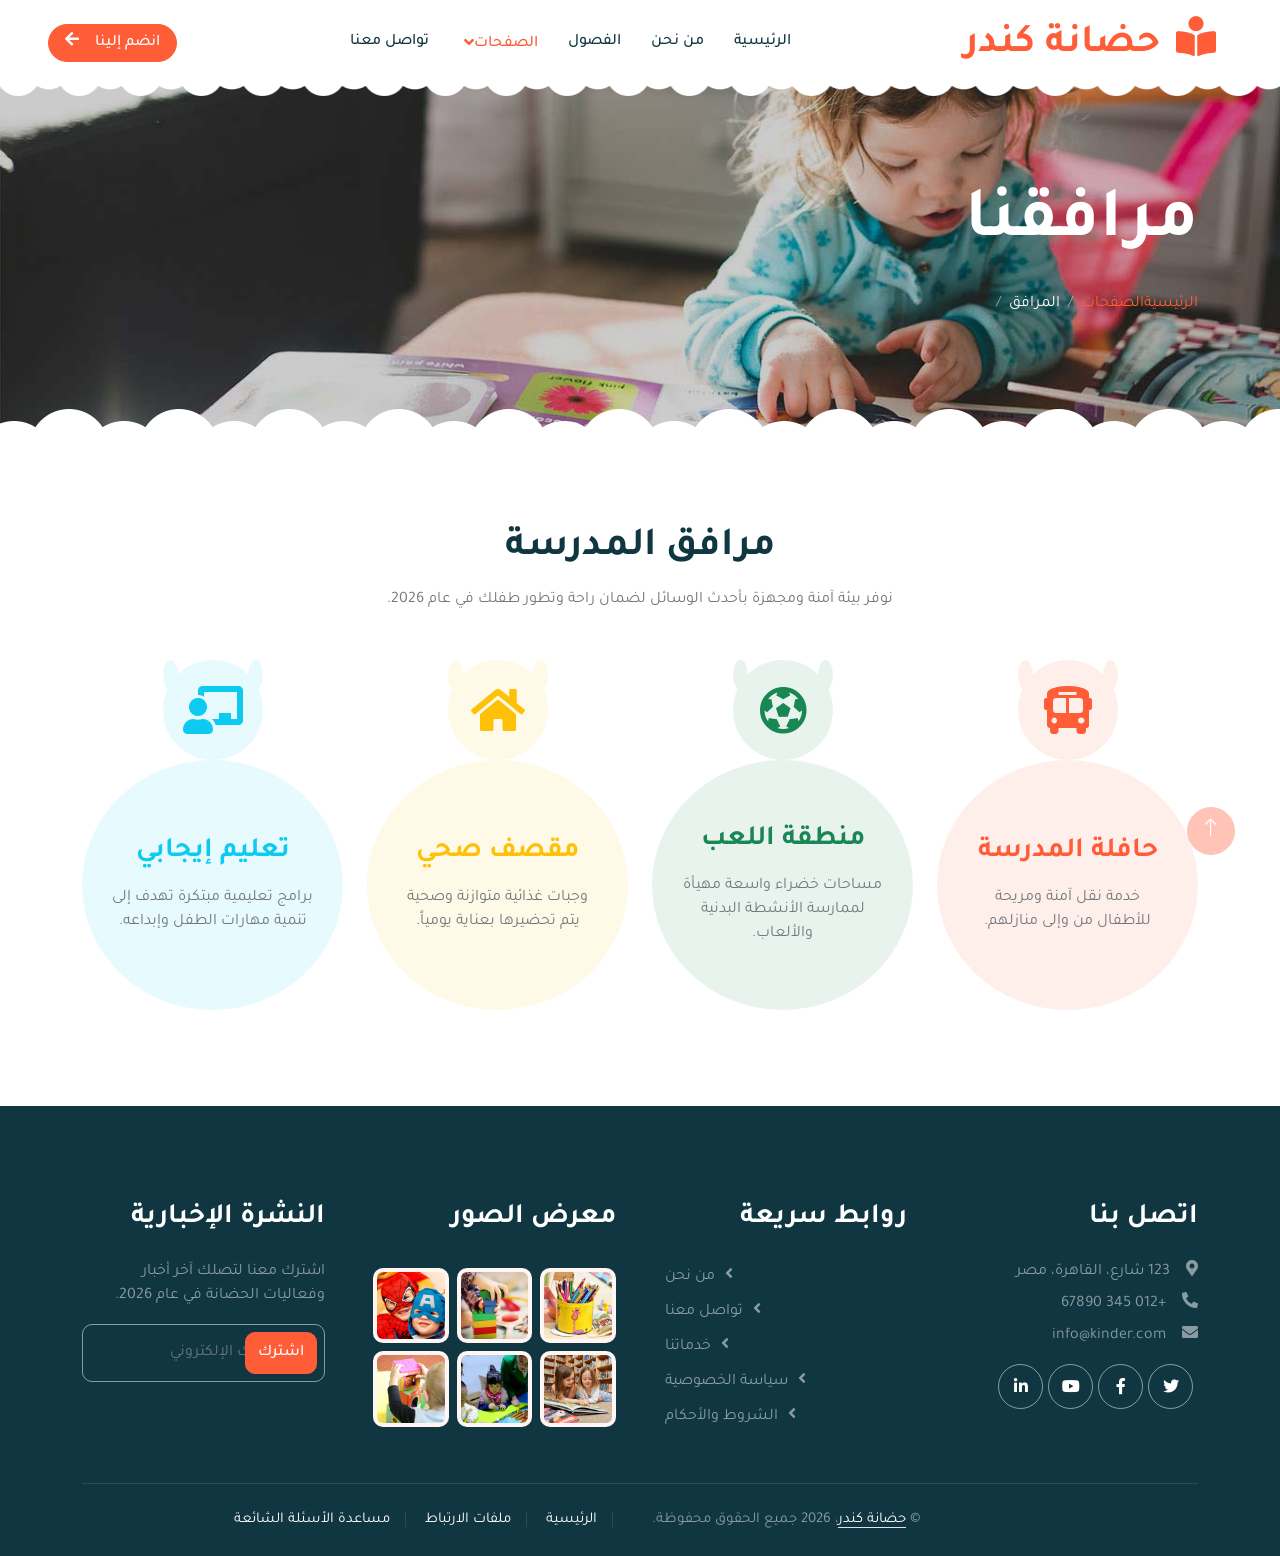
<file: facility.html>
﻿<!DOCTYPE html>
<html lang="ar" dir="rtl">
    <head>
        <meta charset="utf-8">
        <title>مرافق الحضانة - حضانة كندر</title>
        <meta content="width=device-width, initial-scale=1.0" name="viewport">
        <meta content="" name="keywords">
        <meta content="" name="description">
        <!-- Favicon -->
        <link href="img/favicon.svg" rel="icon">
        <!-- Google Web Fonts -->
        <link rel="preconnect" href="https://fonts.googleapis.com">
        <link rel="preconnect" href="https://fonts.gstatic.com" crossorigin>
        <link href="https://fonts.googleapis.com/css2?family=Heebo:wght@400;500;600&family=Inter:wght@600&family=Lobster+Two:wght@700&family=Tajawal:wght@400;500;700&display=swap"
              rel="stylesheet">
        <!-- Icon Font Stylesheet -->
        <link href="https://cdnjs.cloudflare.com/ajax/libs/font-awesome/5.10.0/css/all.min.css"
              rel="stylesheet">
        <link href="https://cdn.jsdelivr.net/npm/bootstrap-icons@1.4.1/font/bootstrap-icons.css"
              rel="stylesheet">
        <!-- Libraries Stylesheet -->
        <link href="lib/animate/animate.min.css" rel="stylesheet">
        <link href="lib/owlcarousel/assets/owl.carousel.min.css" rel="stylesheet">
        <!-- Customized Bootstrap Stylesheet -->
        <link href="css/bootstrap.min.css" rel="stylesheet">
        <!-- Template Stylesheet -->
        <link href="css/style.css" rel="stylesheet">
    </head>
    <body>
        <div class="container-xxl bg-white p-0">
            <!-- Spinner Start -->
            <div id="spinner"
                 class="show bg-white position-fixed translate-middle w-100 vh-100 top-50 start-50 d-flex align-items-center justify-content-center">
                <div class="spinner-border text-primary"
                     style="width: 3rem;
                            height: 3rem"
                     role="status">
                    <span class="sr-only">Loading...</span>
                </div>
            </div>
            <!-- Spinner End -->
            <!-- Navbar Start -->
            <nav class="navbar navbar-expand-lg bg-white navbar-light sticky-top px-4 px-lg-5 py-lg-0">
                <a href="index.html" class="navbar-brand">
                    <h1 class="m-0 text-primary">
                        <i class="fa fa-book-reader me-3"></i>حضانة كندر
                    </h1>
                </a>
                <button type="button"
                        class="navbar-toggler"
                        data-bs-toggle="collapse"
                        data-bs-target="#navbarCollapse">
                    <span class="navbar-toggler-icon"></span>
                </button>
                <div class="collapse navbar-collapse" id="navbarCollapse">
                    <div class="navbar-nav mx-auto">
                        <a href="index.html" class="nav-item nav-link">الرئيسية</a>
                        <a href="about.html" class="nav-item nav-link">من نحن</a>
                        <a href="classes.html" class="nav-item nav-link">الفصول</a>
                        <div class="nav-item dropdown">
                            <a href="#"
                               class="nav-link dropdown-toggle active"
                               data-bs-toggle="dropdown">الصفحات</a>
                            <div class="dropdown-menu rounded-0 rounded-bottom border-0 shadow-sm m-0">
                                <a href="facility.html" class="dropdown-item active">مرافق المدرسة</a>
                                <a href="team.html" class="dropdown-item">المعلمون</a>
                                <a href="call-to-action.html" class="dropdown-item">كن معلماً</a>
                                <a href="appointment.html" class="dropdown-item">حجز موعد</a>
                                <a href="testimonial.html" class="dropdown-item">آراء الأهالي</a>
                                <a href="404.html" class="dropdown-item">صفحة 404</a>
                            </div>
                        </div>
                        <a href="contact.html" class="nav-item nav-link">تواصل معنا</a>
                    </div>
                    <a href="" class="btn btn-primary rounded-pill px-3 d-none d-lg-block">انضم إلينا<i class="fa fa-arrow-left ms-3"></i></a>
                </div>
            </nav>
            <!-- Navbar End -->
            <!-- Page Header End -->
            <div class="container-xxl py-5 page-header position-relative mb-5">
                <div class="container py-5">
                    <h1 class="display-2 text-white animated slideInDown mb-4">مرافقنا</h1>
                    <nav aria-label="breadcrumb animated slideInDown">
                        <ol class="breadcrumb">
                            <li class="breadcrumb-item">
                                <a href="index.html">الرئيسية</a>
                            </li>
                            <li class="breadcrumb-item">
                                <a href="#">الصفحات</a>
                            </li>
                            <li class="breadcrumb-item text-white active" aria-current="page">المرافق</li>
                        </ol>
                    </nav>
                </div>
            </div>
            <!-- Page Header End -->
            <!-- Facilities Start -->
            <div class="container-xxl py-5">
                <div class="container">
                    <div class="text-center mx-auto mb-5 wow fadeInUp"
                         data-wow-delay="0.1s"
                         style="max-width: 600px">
                        <h1 class="mb-3">مرافق المدرسة</h1>
                        <p>نوفر بيئة آمنة ومجهزة بأحدث الوسائل لضمان راحة وتطور طفلك في عام 2026.</p>
                    </div>
                    <div class="row g-4">
                        <div class="col-lg-3 col-sm-6 wow fadeInUp" data-wow-delay="0.1s">
                            <div class="facility-item">
                                <div class="facility-icon bg-primary">
                                    <span class="bg-primary"></span>
                                    <i class="fa fa-bus-alt fa-3x text-primary"></i>
                                    <span class="bg-primary"></span>
                                </div>
                                <div class="facility-text bg-primary">
                                    <h3 class="text-primary mb-3">حافلة المدرسة</h3>
                                    <p class="mb-0">خدمة نقل آمنة ومريحة للأطفال من وإلى منازلهم.</p>
                                </div>
                            </div>
                        </div>
                        <div class="col-lg-3 col-sm-6 wow fadeInUp" data-wow-delay="0.3s">
                            <div class="facility-item">
                                <div class="facility-icon bg-success">
                                    <span class="bg-success"></span>
                                    <i class="fa fa-futbol fa-3x text-success"></i>
                                    <span class="bg-success"></span>
                                </div>
                                <div class="facility-text bg-success">
                                    <h3 class="text-success mb-3">منطقة اللعب</h3>
                                    <p class="mb-0">مساحات خضراء واسعة مهيأة لممارسة الأنشطة البدنية والألعاب.</p>
                                </div>
                            </div>
                        </div>
                        <div class="col-lg-3 col-sm-6 wow fadeInUp" data-wow-delay="0.5s">
                            <div class="facility-item">
                                <div class="facility-icon bg-warning">
                                    <span class="bg-warning"></span>
                                    <i class="fa fa-home fa-3x text-warning"></i>
                                    <span class="bg-warning"></span>
                                </div>
                                <div class="facility-text bg-warning">
                                    <h3 class="text-warning mb-3">مقصف صحي</h3>
                                    <p class="mb-0">وجبات غذائية متوازنة وصحية يتم تحضيرها بعناية يومياً.</p>
                                </div>
                            </div>
                        </div>
                        <div class="col-lg-3 col-sm-6 wow fadeInUp" data-wow-delay="0.7s">
                            <div class="facility-item">
                                <div class="facility-icon bg-info">
                                    <span class="bg-info"></span>
                                    <i class="fa fa-chalkboard-teacher fa-3x text-info"></i>
                                    <span class="bg-info"></span>
                                </div>
                                <div class="facility-text bg-info">
                                    <h3 class="text-info mb-3">تعليم إيجابي</h3>
                                    <p class="mb-0">برامج تعليمية مبتكرة تهدف إلى تنمية مهارات الطفل وإبداعه.</p>
                                </div>
                            </div>
                        </div>
                    </div>
                </div>
            </div>
            <!-- Facilities End -->
            <!-- Footer Start -->
            <div class="container-fluid bg-dark text-white-50 footer pt-5 mt-5 wow fadeIn"
                 data-wow-delay="0.1s">
                <div class="container py-5">
                    <div class="row g-5">
                        <div class="col-lg-3 col-md-6">
                            <h3 class="text-white mb-4">اتصل بنا</h3>
                            <p class="mb-2">
                                <i class="fa fa-map-marker-alt me-3"></i>123 شارع، القاهرة، مصر
                            </p>
                            <p class="mb-2">
                                <i class="fa fa-phone-alt me-3"></i>+012 345 67890
                            </p>
                            <p class="mb-2">
                                <i class="fa fa-envelope me-3"></i>info@kinder.com
                            </p>
                            <div class="d-flex pt-2">
                                <a class="btn btn-outline-light btn-social" href=""><i class="fab fa-twitter"></i></a>
                                <a class="btn btn-outline-light btn-social" href=""><i class="fab fa-facebook-f"></i></a>
                                <a class="btn btn-outline-light btn-social" href=""><i class="fab fa-youtube"></i></a>
                                <a class="btn btn-outline-light btn-social" href=""><i class="fab fa-linkedin-in"></i></a>
                            </div>
                        </div>
                        <div class="col-lg-3 col-md-6">
                            <h3 class="text-white mb-4">روابط سريعة</h3>
                            <a class="btn btn-link text-white-50" href="about.html">من نحن</a>
                            <a class="btn btn-link text-white-50" href="contact.html">تواصل معنا</a>
                            <a class="btn btn-link text-white-50" href="">خدماتنا</a>
                            <a class="btn btn-link text-white-50" href="">سياسة الخصوصية</a>
                            <a class="btn btn-link text-white-50" href="">الشروط والأحكام</a>
                        </div>
                        <div class="col-lg-3 col-md-6">
                            <h3 class="text-white mb-4">معرض الصور</h3>
                            <div class="row g-2 pt-2">
                                <div class="col-4">
                                    <img class="img-fluid rounded bg-light p-1" src="img/classes-1.jpg" alt="">
                                </div>
                                <div class="col-4">
                                    <img class="img-fluid rounded bg-light p-1" src="img/classes-2.jpg" alt="">
                                </div>
                                <div class="col-4">
                                    <img class="img-fluid rounded bg-light p-1" src="img/classes-3.jpg" alt="">
                                </div>
                                <div class="col-4">
                                    <img class="img-fluid rounded bg-light p-1" src="img/classes-4.jpg" alt="">
                                </div>
                                <div class="col-4">
                                    <img class="img-fluid rounded bg-light p-1" src="img/classes-5.jpg" alt="">
                                </div>
                                <div class="col-4">
                                    <img class="img-fluid rounded bg-light p-1" src="img/classes-6.jpg" alt="">
                                </div>
                            </div>
                        </div>
                        <div class="col-lg-3 col-md-6">
                            <h3 class="text-white mb-4">النشرة الإخبارية</h3>
                            <p>اشترك معنا لتصلك آخر أخبار وفعاليات الحضانة في عام 2026.</p>
                            <div class="position-relative mx-auto" style="max-width: 400px;">
                                <input class="form-control bg-transparent w-100 py-3 ps-4 pe-5"
                                       type="text"
                                       placeholder="بريدك الإلكتروني">
                                <button type="button"
                                        class="btn btn-primary py-2 position-absolute top-0 end-0 mt-2 me-2">
                                    اشترك
                                </button>
                            </div>
                        </div>
                    </div>
                </div>
                <div class="container">
                    <div class="copyright">
                        <div class="row">
                            <div class="col-md-6 text-center text-md-start mb-3 mb-md-0">
                                &copy; <a class="border-bottom" href="#">حضانة كندر</a>، 2026 جميع الحقوق محفوظة.
                            </div>
                            <div class="col-md-6 text-center text-md-end">
                                <div class="footer-menu">
                                    <a href="index.html">الرئيسية</a>
                                    <a href="">ملفات الارتباط</a>
                                    <a href="">مساعدة</a>
                                    <a href="">الأسئلة الشائعة</a>
                                </div>
                            </div>
                        </div>
                    </div>
                </div>
            </div>
            <!-- Footer End -->
            <!-- Back to Top -->
            <a href="#" class="btn btn-lg btn-primary btn-lg-square back-to-top"><i class="bi bi-arrow-up"></i></a>
        </div>
        <!-- JavaScript Libraries -->
        <script src="https://code.jquery.com/jquery-3.4.1.min.js"></script>
        <script src="https://cdn.jsdelivr.net/npm/bootstrap@5.0.0/dist/js/bootstrap.bundle.min.js"></script>
        <script src="lib/wow/wow.min.js"></script>
        <script src="lib/easing/easing.min.js"></script>
        <script src="lib/waypoints/waypoints.min.js"></script>
        <script src="lib/owlcarousel/owl.carousel.min.js"></script>
        <!-- Template Javascript -->
        <script src="js/main.js"></script>
    </body>
</html>
</file>
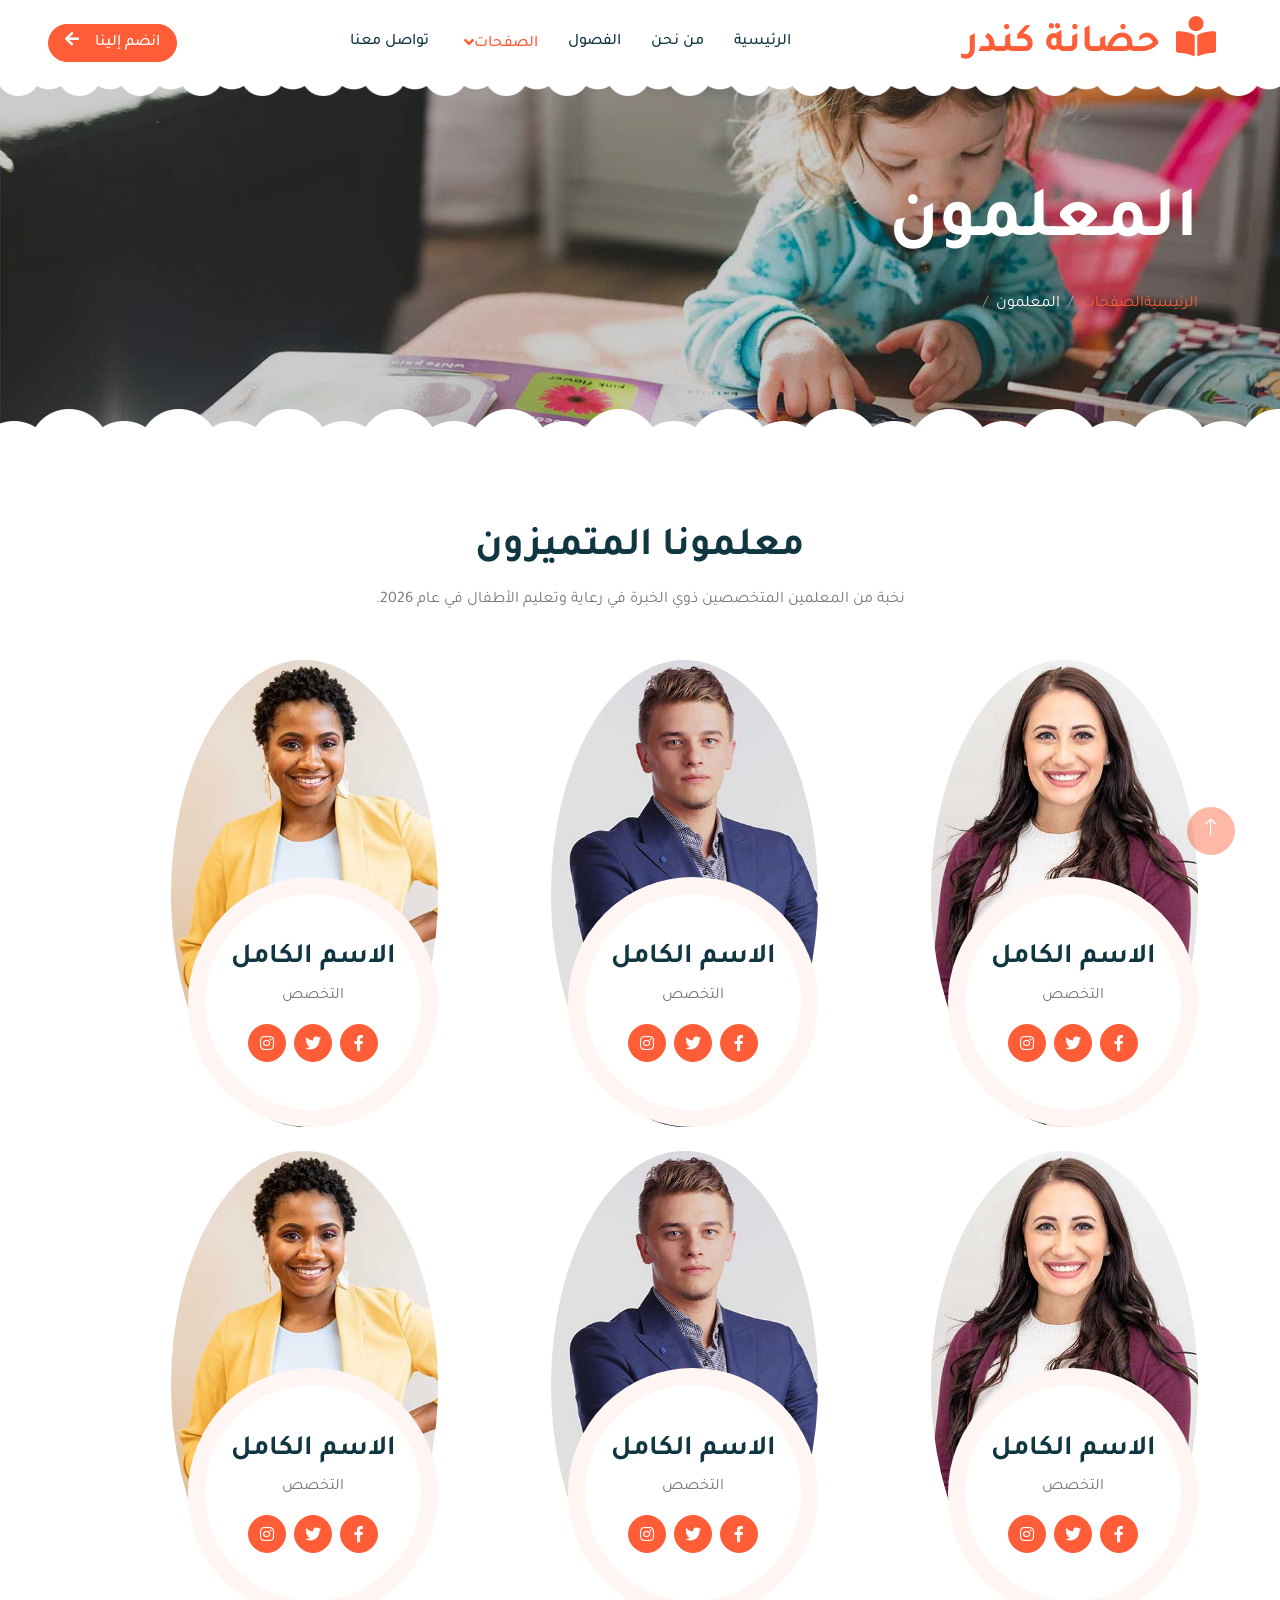
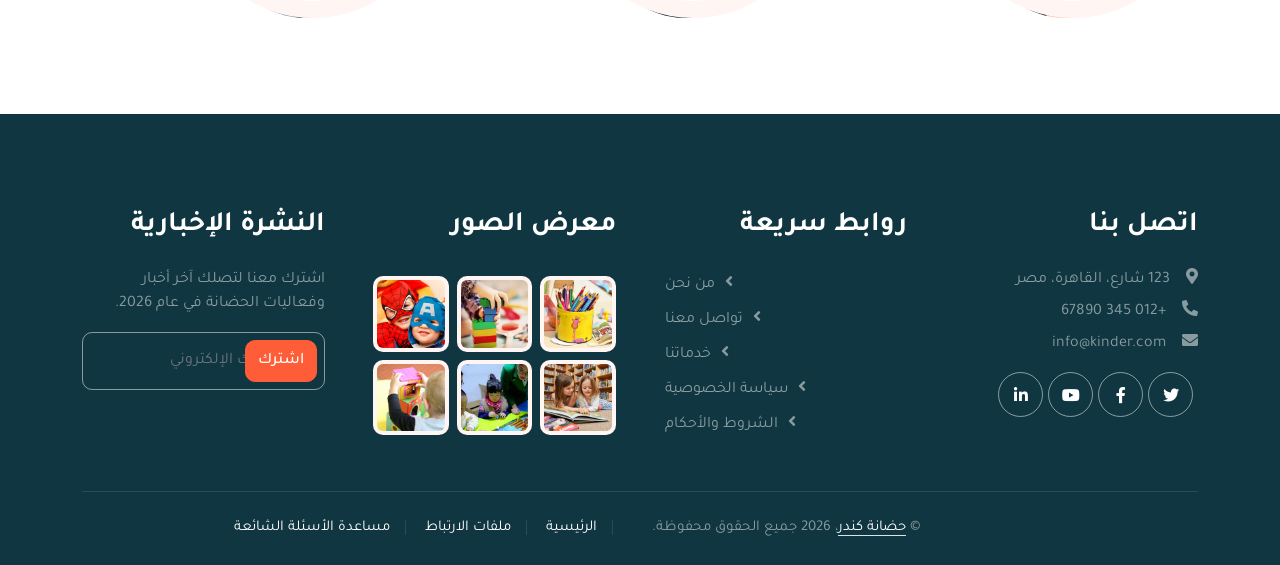
<file: team.html>
﻿<!DOCTYPE html>
<html lang="ar" dir="rtl">
    <head>
        <meta charset="utf-8">
        <title>المعلمون - حضانة كندر</title>
        <meta content="width=device-width, initial-scale=1.0" name="viewport">
        <meta content="" name="keywords">
        <meta content="" name="description">
        <!-- Favicon -->
        <link href="img/favicon.svg" rel="icon">
        <!-- Google Web Fonts -->
        <link rel="preconnect" href="https://fonts.googleapis.com">
        <link rel="preconnect" href="https://fonts.gstatic.com" crossorigin>
        <link href="https://fonts.googleapis.com/css2?family=Heebo:wght@400;500;600&family=Inter:wght@600&family=Lobster+Two:wght@700&family=Tajawal:wght@400;500;700&display=swap"
              rel="stylesheet">
        <!-- Icon Font Stylesheet -->
        <link href="https://cdnjs.cloudflare.com/ajax/libs/font-awesome/5.10.0/css/all.min.css"
              rel="stylesheet">
        <link href="https://cdn.jsdelivr.net/npm/bootstrap-icons@1.4.1/font/bootstrap-icons.css"
              rel="stylesheet">
        <!-- Libraries Stylesheet -->
        <link href="lib/animate/animate.min.css" rel="stylesheet">
        <link href="lib/owlcarousel/assets/owl.carousel.min.css" rel="stylesheet">
        <!-- Customized Bootstrap Stylesheet -->
        <link href="css/bootstrap.min.css" rel="stylesheet">
        <!-- Template Stylesheet -->
        <link href="css/style.css" rel="stylesheet">
    </head>
    <body>
        <div class="container-xxl bg-white p-0">
            <!-- Spinner Start -->
            <div id="spinner"
                 class="show bg-white position-fixed translate-middle w-100 vh-100 top-50 start-50 d-flex align-items-center justify-content-center">
                <div class="spinner-border text-primary"
                     style="width: 3rem;
                            height: 3rem"
                     role="status">
                    <span class="sr-only">Loading...</span>
                </div>
            </div>
            <!-- Spinner End -->
            <!-- Navbar Start -->
            <nav class="navbar navbar-expand-lg bg-white navbar-light sticky-top px-4 px-lg-5 py-lg-0">
                <a href="index.html" class="navbar-brand">
                    <h1 class="m-0 text-primary">
                        <i class="fa fa-book-reader me-3"></i>حضانة كندر
                    </h1>
                </a>
                <button type="button"
                        class="navbar-toggler"
                        data-bs-toggle="collapse"
                        data-bs-target="#navbarCollapse">
                    <span class="navbar-toggler-icon"></span>
                </button>
                <div class="collapse navbar-collapse" id="navbarCollapse">
                    <div class="navbar-nav mx-auto">
                        <a href="index.html" class="nav-item nav-link">الرئيسية</a>
                        <a href="about.html" class="nav-item nav-link">من نحن</a>
                        <a href="classes.html" class="nav-item nav-link">الفصول</a>
                        <div class="nav-item dropdown">
                            <a href="#"
                               class="nav-link dropdown-toggle active"
                               data-bs-toggle="dropdown">الصفحات</a>
                            <div class="dropdown-menu rounded-0 rounded-bottom border-0 shadow-sm m-0">
                                <a href="facility.html" class="dropdown-item">مرافق المدرسة</a>
                                <a href="team.html" class="dropdown-item active">المعلمون</a>
                                <a href="call-to-action.html" class="dropdown-item">كن معلماً</a>
                                <a href="appointment.html" class="dropdown-item">حجز موعد</a>
                                <a href="testimonial.html" class="dropdown-item">آراء الأهالي</a>
                                <a href="404.html" class="dropdown-item">صفحة 404</a>
                            </div>
                        </div>
                        <a href="contact.html" class="nav-item nav-link">تواصل معنا</a>
                    </div>
                    <a href="" class="btn btn-primary rounded-pill px-3 d-none d-lg-block">انضم إلينا<i class="fa fa-arrow-left ms-3"></i></a>
                </div>
            </nav>
            <!-- Navbar End -->
            <!-- Page Header End -->
            <div class="container-xxl py-5 page-header position-relative mb-5">
                <div class="container py-5">
                    <h1 class="display-2 text-white animated slideInDown mb-4">المعلمون</h1>
                    <nav aria-label="breadcrumb animated slideInDown">
                        <ol class="breadcrumb">
                            <li class="breadcrumb-item">
                                <a href="index.html">الرئيسية</a>
                            </li>
                            <li class="breadcrumb-item">
                                <a href="#">الصفحات</a>
                            </li>
                            <li class="breadcrumb-item text-white active" aria-current="page">المعلمون</li>
                        </ol>
                    </nav>
                </div>
            </div>
            <!-- Page Header End -->
            <!-- Team Start -->
            <div class="container-xxl py-5">
                <div class="container">
                    <div class="text-center mx-auto mb-5 wow fadeInUp"
                         data-wow-delay="0.1s"
                         style="max-width: 600px">
                        <h1 class="mb-3">معلمونا المتميزون</h1>
                        <p>نخبة من المعلمين المتخصصين ذوي الخبرة في رعاية وتعليم الأطفال في عام 2026.</p>
                    </div>
                    <div class="row g-4">
                        <div class="col-lg-4 col-md-6 wow fadeInUp" data-wow-delay="0.1s">
                            <div class="team-item position-relative">
                                <img class="img-fluid rounded-circle w-75" src="img/team-1.jpg" alt="">
                                <div class="team-text">
                                    <h3>الاسم الكامل</h3>
                                    <p>التخصص</p>
                                    <div class="d-flex align-items-center">
                                        <a class="btn btn-square btn-primary mx-1" href=""><i class="fab fa-facebook-f"></i></a>
                                        <a class="btn btn-square btn-primary  mx-1" href=""><i class="fab fa-twitter"></i></a>
                                        <a class="btn btn-square btn-primary  mx-1" href=""><i class="fab fa-instagram"></i></a>
                                    </div>
                                </div>
                            </div>
                        </div>
                        <div class="col-lg-4 col-md-6 wow fadeInUp" data-wow-delay="0.3s">
                            <div class="team-item position-relative">
                                <img class="img-fluid rounded-circle w-75" src="img/team-2.jpg" alt="">
                                <div class="team-text">
                                    <h3>الاسم الكامل</h3>
                                    <p>التخصص</p>
                                    <div class="d-flex align-items-center">
                                        <a class="btn btn-square btn-primary mx-1" href=""><i class="fab fa-facebook-f"></i></a>
                                        <a class="btn btn-square btn-primary  mx-1" href=""><i class="fab fa-twitter"></i></a>
                                        <a class="btn btn-square btn-primary  mx-1" href=""><i class="fab fa-instagram"></i></a>
                                    </div>
                                </div>
                            </div>
                        </div>
                        <div class="col-lg-4 col-md-6 wow fadeInUp" data-wow-delay="0.5s">
                            <div class="team-item position-relative">
                                <img class="img-fluid rounded-circle w-75" src="img/team-3.jpg" alt="">
                                <div class="team-text">
                                    <h3>الاسم الكامل</h3>
                                    <p>التخصص</p>
                                    <div class="d-flex align-items-center">
                                        <a class="btn btn-square btn-primary mx-1" href=""><i class="fab fa-facebook-f"></i></a>
                                        <a class="btn btn-square btn-primary  mx-1" href=""><i class="fab fa-twitter"></i></a>
                                        <a class="btn btn-square btn-primary  mx-1" href=""><i class="fab fa-instagram"></i></a>
                                    </div>
                                </div>
                            </div>
                        </div>
                        <div class="col-lg-4 col-md-6 wow fadeInUp" data-wow-delay="0.1s">
                            <div class="team-item position-relative">
                                <img class="img-fluid rounded-circle w-75" src="img/team-1.jpg" alt="">
                                <div class="team-text">
                                    <h3>الاسم الكامل</h3>
                                    <p>التخصص</p>
                                    <div class="d-flex align-items-center">
                                        <a class="btn btn-square btn-primary mx-1" href=""><i class="fab fa-facebook-f"></i></a>
                                        <a class="btn btn-square btn-primary  mx-1" href=""><i class="fab fa-twitter"></i></a>
                                        <a class="btn btn-square btn-primary  mx-1" href=""><i class="fab fa-instagram"></i></a>
                                    </div>
                                </div>
                            </div>
                        </div>
                        <div class="col-lg-4 col-md-6 wow fadeInUp" data-wow-delay="0.3s">
                            <div class="team-item position-relative">
                                <img class="img-fluid rounded-circle w-75" src="img/team-2.jpg" alt="">
                                <div class="team-text">
                                    <h3>الاسم الكامل</h3>
                                    <p>التخصص</p>
                                    <div class="d-flex align-items-center">
                                        <a class="btn btn-square btn-primary mx-1" href=""><i class="fab fa-facebook-f"></i></a>
                                        <a class="btn btn-square btn-primary  mx-1" href=""><i class="fab fa-twitter"></i></a>
                                        <a class="btn btn-square btn-primary  mx-1" href=""><i class="fab fa-instagram"></i></a>
                                    </div>
                                </div>
                            </div>
                        </div>
                        <div class="col-lg-4 col-md-6 wow fadeInUp" data-wow-delay="0.5s">
                            <div class="team-item position-relative">
                                <img class="img-fluid rounded-circle w-75" src="img/team-3.jpg" alt="">
                                <div class="team-text">
                                    <h3>الاسم الكامل</h3>
                                    <p>التخصص</p>
                                    <div class="d-flex align-items-center">
                                        <a class="btn btn-square btn-primary mx-1" href=""><i class="fab fa-facebook-f"></i></a>
                                        <a class="btn btn-square btn-primary  mx-1" href=""><i class="fab fa-twitter"></i></a>
                                        <a class="btn btn-square btn-primary  mx-1" href=""><i class="fab fa-instagram"></i></a>
                                    </div>
                                </div>
                            </div>
                        </div>
                    </div>
                </div>
            </div>
            <!-- Team End -->
            <!-- Footer Start -->
            <div class="container-fluid bg-dark text-white-50 footer pt-5 mt-5 wow fadeIn"
                 data-wow-delay="0.1s">
                <div class="container py-5">
                    <div class="row g-5">
                        <div class="col-lg-3 col-md-6">
                            <h3 class="text-white mb-4">اتصل بنا</h3>
                            <p class="mb-2">
                                <i class="fa fa-map-marker-alt me-3"></i>123 شارع، القاهرة، مصر
                            </p>
                            <p class="mb-2">
                                <i class="fa fa-phone-alt me-3"></i>+012 345 67890
                            </p>
                            <p class="mb-2">
                                <i class="fa fa-envelope me-3"></i>info@kinder.com
                            </p>
                            <div class="d-flex pt-2">
                                <a class="btn btn-outline-light btn-social" href=""><i class="fab fa-twitter"></i></a>
                                <a class="btn btn-outline-light btn-social" href=""><i class="fab fa-facebook-f"></i></a>
                                <a class="btn btn-outline-light btn-social" href=""><i class="fab fa-youtube"></i></a>
                                <a class="btn btn-outline-light btn-social" href=""><i class="fab fa-linkedin-in"></i></a>
                            </div>
                        </div>
                        <div class="col-lg-3 col-md-6">
                            <h3 class="text-white mb-4">روابط سريعة</h3>
                            <a class="btn btn-link text-white-50" href="about.html">من نحن</a>
                            <a class="btn btn-link text-white-50" href="contact.html">تواصل معنا</a>
                            <a class="btn btn-link text-white-50" href="">خدماتنا</a>
                            <a class="btn btn-link text-white-50" href="">سياسة الخصوصية</a>
                            <a class="btn btn-link text-white-50" href="">الشروط والأحكام</a>
                        </div>
                        <div class="col-lg-3 col-md-6">
                            <h3 class="text-white mb-4">معرض الصور</h3>
                            <div class="row g-2 pt-2">
                                <div class="col-4">
                                    <img class="img-fluid rounded bg-light p-1" src="img/classes-1.jpg" alt="">
                                </div>
                                <div class="col-4">
                                    <img class="img-fluid rounded bg-light p-1" src="img/classes-2.jpg" alt="">
                                </div>
                                <div class="col-4">
                                    <img class="img-fluid rounded bg-light p-1" src="img/classes-3.jpg" alt="">
                                </div>
                                <div class="col-4">
                                    <img class="img-fluid rounded bg-light p-1" src="img/classes-4.jpg" alt="">
                                </div>
                                <div class="col-4">
                                    <img class="img-fluid rounded bg-light p-1" src="img/classes-5.jpg" alt="">
                                </div>
                                <div class="col-4">
                                    <img class="img-fluid rounded bg-light p-1" src="img/classes-6.jpg" alt="">
                                </div>
                            </div>
                        </div>
                        <div class="col-lg-3 col-md-6">
                            <h3 class="text-white mb-4">النشرة الإخبارية</h3>
                            <p>اشترك معنا لتصلك آخر أخبار وفعاليات الحضانة في عام 2026.</p>
                            <div class="position-relative mx-auto" style="max-width: 400px;">
                                <input class="form-control bg-transparent w-100 py-3 ps-4 pe-5"
                                       type="text"
                                       placeholder="بريدك الإلكتروني">
                                <button type="button"
                                        class="btn btn-primary py-2 position-absolute top-0 end-0 mt-2 me-2">
                                    اشترك
                                </button>
                            </div>
                        </div>
                    </div>
                </div>
                <div class="container">
                    <div class="copyright">
                        <div class="row">
                            <div class="col-md-6 text-center text-md-start mb-3 mb-md-0">
                                &copy; <a class="border-bottom" href="#">حضانة كندر</a>، 2026 جميع الحقوق محفوظة.
                            </div>
                            <div class="col-md-6 text-center text-md-end">
                                <div class="footer-menu">
                                    <a href="index.html">الرئيسية</a>
                                    <a href="">ملفات الارتباط</a>
                                    <a href="">مساعدة</a>
                                    <a href="">الأسئلة الشائعة</a>
                                </div>
                            </div>
                        </div>
                    </div>
                </div>
            </div>
            <!-- Footer End -->
            <!-- Back to Top -->
            <a href="#" class="btn btn-lg btn-primary btn-lg-square back-to-top"><i class="bi bi-arrow-up"></i></a>
        </div>
        <!-- JavaScript Libraries -->
        <script src="https://code.jquery.com/jquery-3.4.1.min.js"></script>
        <script src="https://cdn.jsdelivr.net/npm/bootstrap@5.0.0/dist/js/bootstrap.bundle.min.js"></script>
        <script src="lib/wow/wow.min.js"></script>
        <script src="lib/easing/easing.min.js"></script>
        <script src="lib/waypoints/waypoints.min.js"></script>
        <script src="lib/owlcarousel/owl.carousel.min.js"></script>
        <!-- Template Javascript -->
        <script src="js/main.js"></script>
    </body>
</html>
</file>
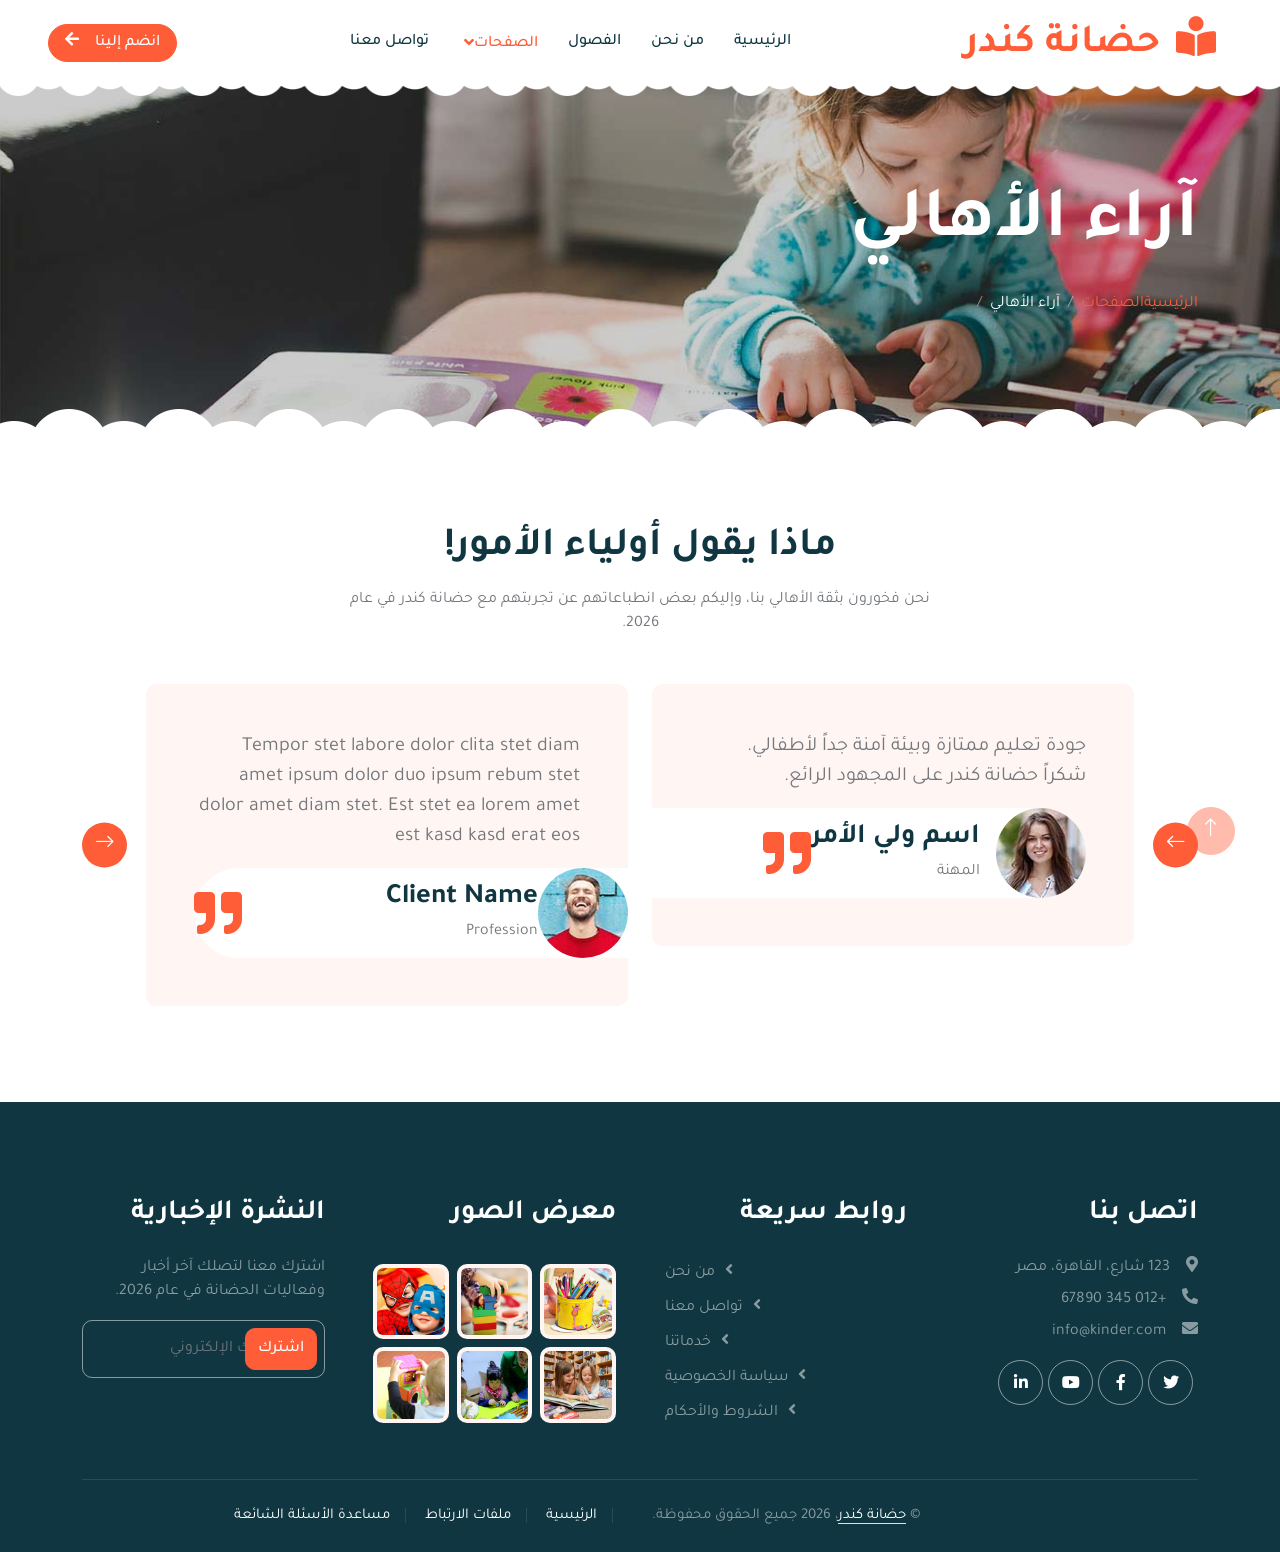
<file: testimonial.html>
﻿<!DOCTYPE html>
<html lang="ar" dir="rtl">
    <head>
        <meta charset="utf-8">
        <title>آراء الأهالي - حضانة كندر</title>
        <meta content="width=device-width, initial-scale=1.0" name="viewport">
        <meta content="" name="keywords">
        <meta content="" name="description">
        <!-- Favicon -->
        <link href="img/favicon.svg" rel="icon">
        <!-- Google Web Fonts -->
        <link rel="preconnect" href="https://fonts.googleapis.com">
        <link rel="preconnect" href="https://fonts.gstatic.com" crossorigin>
        <link href="https://fonts.googleapis.com/css2?family=Heebo:wght@400;500;600&family=Inter:wght@600&family=Lobster+Two:wght@700&family=Tajawal:wght@400;500;700&display=swap"
              rel="stylesheet">
        <!-- Icon Font Stylesheet -->
        <link href="https://cdnjs.cloudflare.com/ajax/libs/font-awesome/5.10.0/css/all.min.css"
              rel="stylesheet">
        <link href="https://cdn.jsdelivr.net/npm/bootstrap-icons@1.4.1/font/bootstrap-icons.css"
              rel="stylesheet">
        <!-- Libraries Stylesheet -->
        <link href="lib/animate/animate.min.css" rel="stylesheet">
        <link href="lib/owlcarousel/assets/owl.carousel.min.css" rel="stylesheet">
        <!-- Customized Bootstrap Stylesheet -->
        <link href="css/bootstrap.min.css" rel="stylesheet">
        <!-- Template Stylesheet -->
        <link href="css/style.css" rel="stylesheet">
    </head>
    <body>
        <div class="container-xxl bg-white p-0">
            <!-- Spinner Start -->
            <div id="spinner"
                 class="show bg-white position-fixed translate-middle w-100 vh-100 top-50 start-50 d-flex align-items-center justify-content-center">
                <div class="spinner-border text-primary"
                     style="width: 3rem;
                            height: 3rem"
                     role="status">
                    <span class="sr-only">Loading...</span>
                </div>
            </div>
            <!-- Spinner End -->
            <!-- Navbar Start -->
            <nav class="navbar navbar-expand-lg bg-white navbar-light sticky-top px-4 px-lg-5 py-lg-0">
                <a href="index.html" class="navbar-brand">
                    <h1 class="m-0 text-primary">
                        <i class="fa fa-book-reader me-3"></i>حضانة كندر
                    </h1>
                </a>
                <button type="button"
                        class="navbar-toggler"
                        data-bs-toggle="collapse"
                        data-bs-target="#navbarCollapse">
                    <span class="navbar-toggler-icon"></span>
                </button>
                <div class="collapse navbar-collapse" id="navbarCollapse">
                    <div class="navbar-nav mx-auto">
                        <a href="index.html" class="nav-item nav-link">الرئيسية</a>
                        <a href="about.html" class="nav-item nav-link">من نحن</a>
                        <a href="classes.html" class="nav-item nav-link">الفصول</a>
                        <div class="nav-item dropdown">
                            <a href="#"
                               class="nav-link dropdown-toggle active"
                               data-bs-toggle="dropdown">الصفحات</a>
                            <div class="dropdown-menu rounded-0 rounded-bottom border-0 shadow-sm m-0">
                                <a href="facility.html" class="dropdown-item">مرافق المدرسة</a>
                                <a href="team.html" class="dropdown-item">المعلمون</a>
                                <a href="call-to-action.html" class="dropdown-item">كن معلماً</a>
                                <a href="appointment.html" class="dropdown-item">حجز موعد</a>
                                <a href="testimonial.html" class="dropdown-item active">آراء الأهالي</a>
                                <a href="404.html" class="dropdown-item">صفحة 404</a>
                            </div>
                        </div>
                        <a href="contact.html" class="nav-item nav-link">تواصل معنا</a>
                    </div>
                    <a href="" class="btn btn-primary rounded-pill px-3 d-none d-lg-block">انضم إلينا<i class="fa fa-arrow-left ms-3"></i></a>
                </div>
            </nav>
            <!-- Navbar End -->
            <!-- Page Header End -->
            <div class="container-xxl py-5 page-header position-relative mb-5">
                <div class="container py-5">
                    <h1 class="display-2 text-white animated slideInDown mb-4">آراء الأهالي</h1>
                    <nav aria-label="breadcrumb animated slideInDown">
                        <ol class="breadcrumb">
                            <li class="breadcrumb-item">
                                <a href="index.html">الرئيسية</a>
                            </li>
                            <li class="breadcrumb-item">
                                <a href="#">الصفحات</a>
                            </li>
                            <li class="breadcrumb-item text-white active" aria-current="page">آراء الأهالي</li>
                        </ol>
                    </nav>
                </div>
            </div>
            <!-- Page Header End -->
            <!-- Testimonial Start -->
            <div class="container-xxl py-5">
                <div class="container">
                    <div class="text-center mx-auto mb-5 wow fadeInUp"
                         data-wow-delay="0.1s"
                         style="max-width: 600px">
                        <h1 class="mb-3">ماذا يقول أولياء الأمور!</h1>
                        <p>نحن فخورون بثقة الأهالي بنا، وإليكم بعض انطباعاتهم عن تجربتهم مع حضانة كندر في عام 2026.</p>
                    </div>
                    <div class="owl-carousel testimonial-carousel wow fadeInUp"
                         data-wow-delay="0.1s">
                        <div class="testimonial-item bg-light rounded p-5">
                            <p class="fs-5">جودة تعليم ممتازة وبيئة آمنة جداً لأطفالي. شكراً حضانة كندر على المجهود الرائع.</p>
                            <div class="d-flex align-items-center bg-white ms-n5"
                                 style="border-radius: 0 50px 50px 0">
                                <img class="img-fluid flex-shrink-0 rounded-circle"
                                     src="img/testimonial-1.jpg"
                                     style="width: 90px;
                                            height: 90px">
                                <div class="pe-3">
                                    <h3 class="mb-1">اسم ولي الأمر</h3>
                                    <span>المهنة</span>
                                </div>
                                <i class="fa fa-quote-right fa-3x text-primary me-auto d-none d-sm-flex"></i>
                            </div>
                        </div>
                        <div class="testimonial-item bg-light rounded p-5">
                            <p class="fs-5">
                                Tempor stet labore dolor clita stet diam amet ipsum dolor duo ipsum rebum stet dolor amet diam stet. Est stet ea lorem amet est kasd kasd erat eos
                            </p>
                            <div class="d-flex align-items-center bg-white me-n5"
                                 style="border-radius: 50px 0 0 50px">
                                <img class="img-fluid flex-shrink-0 rounded-circle"
                                     src="img/testimonial-2.jpg"
                                     style="width: 90px;
                                            height: 90px">
                                <div class="ps-3">
                                    <h3 class="mb-1">Client Name</h3>
                                    <span>Profession</span>
                                </div>
                                <i class="fa fa-quote-right fa-3x text-primary ms-auto d-none d-sm-flex"></i>
                            </div>
                        </div>
                        <div class="testimonial-item bg-light rounded p-5">
                            <p class="fs-5">
                                Tempor stet labore dolor clita stet diam amet ipsum dolor duo ipsum rebum stet dolor amet diam stet. Est stet ea lorem amet est kasd kasd erat eos
                            </p>
                            <div class="d-flex align-items-center bg-white me-n5"
                                 style="border-radius: 50px 0 0 50px">
                                <img class="img-fluid flex-shrink-0 rounded-circle"
                                     src="img/testimonial-3.jpg"
                                     style="width: 90px;
                                            height: 90px">
                                <div class="ps-3">
                                    <h3 class="mb-1">Client Name</h3>
                                    <span>Profession</span>
                                </div>
                                <i class="fa fa-quote-right fa-3x text-primary ms-auto d-none d-sm-flex"></i>
                            </div>
                        </div>
                    </div>
                </div>
            </div>
            <!-- Testimonial End -->
            <!-- Footer Start -->
            <div class="container-fluid bg-dark text-white-50 footer pt-5 mt-5 wow fadeIn"
                 data-wow-delay="0.1s">
                <div class="container py-5">
                    <div class="row g-5">
                        <div class="col-lg-3 col-md-6">
                            <h3 class="text-white mb-4">اتصل بنا</h3>
                            <p class="mb-2">
                                <i class="fa fa-map-marker-alt me-3"></i>123 شارع، القاهرة، مصر
                            </p>
                            <p class="mb-2">
                                <i class="fa fa-phone-alt me-3"></i>+012 345 67890
                            </p>
                            <p class="mb-2">
                                <i class="fa fa-envelope me-3"></i>info@kinder.com
                            </p>
                            <div class="d-flex pt-2">
                                <a class="btn btn-outline-light btn-social" href=""><i class="fab fa-twitter"></i></a>
                                <a class="btn btn-outline-light btn-social" href=""><i class="fab fa-facebook-f"></i></a>
                                <a class="btn btn-outline-light btn-social" href=""><i class="fab fa-youtube"></i></a>
                                <a class="btn btn-outline-light btn-social" href=""><i class="fab fa-linkedin-in"></i></a>
                            </div>
                        </div>
                        <div class="col-lg-3 col-md-6">
                            <h3 class="text-white mb-4">روابط سريعة</h3>
                            <a class="btn btn-link text-white-50" href="about.html">من نحن</a>
                            <a class="btn btn-link text-white-50" href="contact.html">تواصل معنا</a>
                            <a class="btn btn-link text-white-50" href="">خدماتنا</a>
                            <a class="btn btn-link text-white-50" href="">سياسة الخصوصية</a>
                            <a class="btn btn-link text-white-50" href="">الشروط والأحكام</a>
                        </div>
                        <div class="col-lg-3 col-md-6">
                            <h3 class="text-white mb-4">معرض الصور</h3>
                            <div class="row g-2 pt-2">
                                <div class="col-4">
                                    <img class="img-fluid rounded bg-light p-1" src="img/classes-1.jpg" alt="">
                                </div>
                                <div class="col-4">
                                    <img class="img-fluid rounded bg-light p-1" src="img/classes-2.jpg" alt="">
                                </div>
                                <div class="col-4">
                                    <img class="img-fluid rounded bg-light p-1" src="img/classes-3.jpg" alt="">
                                </div>
                                <div class="col-4">
                                    <img class="img-fluid rounded bg-light p-1" src="img/classes-4.jpg" alt="">
                                </div>
                                <div class="col-4">
                                    <img class="img-fluid rounded bg-light p-1" src="img/classes-5.jpg" alt="">
                                </div>
                                <div class="col-4">
                                    <img class="img-fluid rounded bg-light p-1" src="img/classes-6.jpg" alt="">
                                </div>
                            </div>
                        </div>
                        <div class="col-lg-3 col-md-6">
                            <h3 class="text-white mb-4">النشرة الإخبارية</h3>
                            <p>اشترك معنا لتصلك آخر أخبار وفعاليات الحضانة في عام 2026.</p>
                            <div class="position-relative mx-auto" style="max-width: 400px;">
                                <input class="form-control bg-transparent w-100 py-3 ps-4 pe-5"
                                       type="text"
                                       placeholder="بريدك الإلكتروني">
                                <button type="button"
                                        class="btn btn-primary py-2 position-absolute top-0 end-0 mt-2 me-2">
                                    اشترك
                                </button>
                            </div>
                        </div>
                    </div>
                </div>
                <div class="container">
                    <div class="copyright">
                        <div class="row">
                            <div class="col-md-6 text-center text-md-start mb-3 mb-md-0">
                                &copy; <a class="border-bottom" href="#">حضانة كندر</a>، 2026 جميع الحقوق محفوظة.
                            </div>
                            <div class="col-md-6 text-center text-md-end">
                                <div class="footer-menu">
                                    <a href="index.html">الرئيسية</a>
                                    <a href="">ملفات الارتباط</a>
                                    <a href="">مساعدة</a>
                                    <a href="">الأسئلة الشائعة</a>
                                </div>
                            </div>
                        </div>
                    </div>
                </div>
            </div>
            <!-- Footer End -->
            <!-- Back to Top -->
            <a href="#" class="btn btn-lg btn-primary btn-lg-square back-to-top"><i class="bi bi-arrow-up"></i></a>
        </div>
        <!-- JavaScript Libraries -->
        <script src="https://code.jquery.com/jquery-3.4.1.min.js"></script>
        <script src="https://cdn.jsdelivr.net/npm/bootstrap@5.0.0/dist/js/bootstrap.bundle.min.js"></script>
        <script src="lib/wow/wow.min.js"></script>
        <script src="lib/easing/easing.min.js"></script>
        <script src="lib/waypoints/waypoints.min.js"></script>
        <script src="lib/owlcarousel/owl.carousel.min.js"></script>
        <!-- Template Javascript -->
        <script src="js/main.js"></script>
    </body>
</html>
</file>
<file: css/style.css>
/********** Template CSS **********/
:root {
    --primary: #FE5D37;
    --light: #FFF5F3;
    --dark: #103741;
    --font-arabic: 'Tajawal', sans-serif;
}

.back-to-top {
    position: fixed;
    display: none;
    right: 45px;
    bottom: 45px;
    z-index: 99;
}


/*** Spinner Start ***/
#spinner {
    opacity: 0;
    visibility: hidden;
    transition: opacity .5s ease-out, visibility 0s linear .5s;
    z-index: 99999;
}

#spinner.show {
    transition: opacity .5s ease-out, visibility 0s linear 0s;
    visibility: visible;
    opacity: 1;
}

.loading-container {
    display: flex;
    flex-direction: column;
    align-items: center;
    justify-content: center;
    gap: 20px;
}

.spinner-custom {
    width: 3rem;
    height: 3rem;
}

.loading-bar {
    width: 200px;
    height: 8px;
    background-color: #f1f2f6;
    border-radius: 10px;
    overflow: hidden;
    position: relative;
}

.loading-bar::after {
    content: '';
    position: absolute;
    top: 0;
    left: 0;
    height: 100%;
    width: 50%;
    background-color: var(--primary);
    border-radius: 10px;
    animation: loadingBarAnim 1.5s infinite ease-in-out;
}

@keyframes loadingBarAnim {
    0% { transform: translateX(-100%); }
    50% { transform: translateX(100%); width: 100%; }
    100% { transform: translateX(200%); }
}
/*** Spinner End ***/


/*** Button ***/
.btn {
    font-weight: 500;
    transition: .5s;
}

.btn.btn-primary {
    color: #FFFFFF;
}

.btn-square {
    width: 38px;
    height: 38px;
}

.btn-sm-square {
    width: 32px;
    height: 32px;
}

.btn-lg-square {
    width: 48px;
    height: 48px;
}

.btn-square,
.btn-sm-square,
.btn-lg-square {
    padding: 0;
    display: flex;
    align-items: center;
    justify-content: center;
    font-weight: normal;
    border-radius: 50px;
}


/*** Heading ***/
h1,
h2,
h3,
h4,
.h1,
.h2,
.h3,
.h4,
.display-1,
.display-2,
.display-3,
.display-4,
.display-5,
.display-6 {
    font-family: var(--font-arabic), 'Lobster Two', cursive;
    font-weight: 700;
}

h5,
h6,
.h5,
.h6 {
    font-weight: 600;
}

.font-secondary {
    font-family: 'Lobster Two', cursive;
}


/*** Navbar ***/
.navbar .navbar-nav .nav-link {
    padding: 30px 15px;
    color: var(--dark);
    font-weight: 500;
    outline: none;
}

.navbar .navbar-nav .nav-link:hover,
.navbar .navbar-nav .nav-link.active {
    color: var(--primary);
}

.navbar.sticky-top {
    top: -100px;
    transition: .5s;
}

.navbar .dropdown-toggle::after {
    border: none;
    content: "\f107";
    font-family: "Font Awesome 5 Free";
    font-weight: 900;
    vertical-align: middle;
    margin-right: 5px;
    transition: .5s;
}

[dir="rtl"] .navbar .dropdown-toggle::after {
    margin-right: 0;
    margin-left: 5px;
}

.navbar .dropdown-toggle[aria-expanded=true]::after {
    transform: rotate(-180deg);
}

@media (max-width: 991.98px) {
    .navbar .navbar-nav .nav-link  {
        margin-right: 0;
        padding: 10px 0;
    }

    .navbar .navbar-nav {
        margin-top: 15px;
        border-top: 1px solid #EEEEEE;
    }
}

@media (min-width: 992px) {
    .navbar .nav-item .dropdown-menu {
        display: block;
        top: calc(100% - 15px);
        margin-top: 0;
        opacity: 0;
        visibility: hidden;
        transition: .5s;
        
    }

    .navbar .nav-item:hover .dropdown-menu {
        top: 100%;
        visibility: visible;
        transition: .5s;
        opacity: 1;
    }
}


/*** Header ***/
.header-carousel::before,
.header-carousel::after,
.page-header::before,
.page-header::after {
    position: absolute;
    content: "";
    width: 100%;
    height: 10px;
    top: 0;
    left: 0;
    background: url(../img/bg-header-top.png) center center repeat-x;
    z-index: 1;
}

.header-carousel::after,
.page-header::after {
    height: 19px;
    top: auto;
    bottom: 0;
    background: url(../img/bg-header-bottom.png) center center repeat-x;
}

/* Fallback for unset owl-carousel */
.owl-carousel.header-carousel {
    display: block;
    min-height: 500px;
}
.owl-carousel.header-carousel:not(.owl-loaded) .owl-carousel-item:not(:first-child) {
    display: none;
}

/* Ensure Carousel Items have height and image is proper cover */
.header-carousel .owl-carousel-item {
    position: relative;
    min-height: 500px;
}

.header-carousel .owl-carousel-item img {
    position: absolute;
    width: 100%;
    height: 100%;
    object-fit: cover;
}

@media (max-width: 768px) {
    .header-carousel .owl-carousel-item {
        min-height: 500px;
    }

    .header-carousel .owl-carousel-item p {
        font-size: 16px !important;
        font-weight: 400 !important;
    }

    .header-carousel .owl-carousel-item h1 {
        font-size: 30px;
        font-weight: 600;
    }
}

.header-carousel .owl-nav {
    position: absolute;
    top: 50%;
    right: 3%;
    transform: translateY(-50%);
    display: flex;
    flex-direction: column;
}

.header-carousel .owl-nav .owl-prev,
.header-carousel .owl-nav .owl-next {
    margin: 7px 0;
    width: 45px;
    height: 45px;
    display: flex;
    align-items: center;
    justify-content: center;
    color: #FFFFFF;
    background: transparent;
    border: 1px solid #FFFFFF;
    border-radius: 45px;
    font-size: 22px;
    transition: .5s;
}

.header-carousel .owl-nav .owl-prev:hover,
.header-carousel .owl-nav .owl-next:hover {
    background: var(--primary);
    border-color: var(--primary);
}

.page-header {
    background: linear-gradient(rgba(0, 0, 0, .2), rgba(0, 0, 0, .2)), url(../img/carousel-1.jpg) center center no-repeat;
    background-size: cover;
}

/* Added utility classes */
.spinner-custom { width: 3rem; height: 3rem; }
.founder-img { width: 45px; height: 45px; }
.mt-n150 { margin-top: -150px; }
.min-h-400 { min-height: 400px; }
.obj-cover { object-fit: cover; }
.max-w-600 { max-width: 600px; }
.max-w-400 { max-width: 400px; }
.bg-rgba-dark { background: rgba(0, 0, 0, .2); }
.testi-img { width: 90px; height: 90px; }
.bg-white-rad { border-radius: 50px 0 0 50px; }
.bg-white-rad-2 { border-radius: 0 50px 50px 0; }
.min-w-75 { min-width: 75px; }
.min-h-75 { min-height: 75px; }

/* Demo Popup Styles */
.demo-popup-overlay {
    position: fixed;
    top: 0;
    left: 0;
    width: 100%;
    height: 100%;
    background-color: rgba(0, 0, 0, 0.7);
    z-index: 100000;
    display: flex;
    align-items: center;
    justify-content: center;
    opacity: 0;
    visibility: hidden;
    transition: opacity 0.4s ease, visibility 0.4s ease;
}

.demo-popup-overlay.show {
    opacity: 1;
    visibility: visible;
}

.demo-popup-content {
    background-color: #fff;
    padding: 30px;
    border-radius: 20px;
    max-width: 500px;
    width: 90%;
    max-height: 90vh; /* Prevent it from expanding beyond screen height */
    overflow-y: auto; /* Allow scrolling ifcontent is too long */
    text-align: center;
    position: relative;
    transform: translateY(20px) scale(0.95);
    transition: transform 0.4s cubic-bezier(0.175, 0.885, 0.32, 1.275);
    box-shadow: 0 10px 30px rgba(0,0,0,0.2);
    pointer-events: auto;
}

.demo-popup-overlay.show .demo-popup-content {
    transform: translateY(0) scale(1);
}

.demo-popup-icon {
    font-size: 4rem;
    color: var(--primary);
    margin-bottom: 20px;
}

.demo-popup-title {
    font-family: 'Tajawal', sans-serif;
    font-weight: 800;
    color: var(--dark);
    margin-bottom: 15px;
}

.demo-popup-text {
    color: #666;
    margin-bottom: 25px;
    font-size: 1.1rem;
    line-height: 1.6;
}

.demo-popup-close-btn {
    position: absolute;
    top: 15px;
    right: 15px;
    background: none;
    border: none;
    font-size: 1.5rem;
    color: #aaa;
    cursor: pointer;
    transition: color 0.3s;
}

.demo-popup-close-btn:hover {
    color: var(--primary);
}

.demo-popup-checkbox-wrapper {
    display: flex;
    align-items: center;
    justify-content: center;
    gap: 10px;
    margin-bottom: 25px;
    cursor: pointer;
    user-select: none;
}

.demo-popup-checkbox-wrapper input[type="checkbox"] {
    width: 20px;
    height: 20px;
    cursor: pointer;
    accent-color: var(--primary);
}

.demo-popup-checkbox-wrapper label {
    cursor: pointer;
    color: #555;
    font-weight: 500;
    pointer-events: auto;
    position: relative;
    z-index: 100001;
}

.demo-popup-action {
    background-color: var(--primary);
    color: #fff;
    border: none;
    padding: 12px 30px;
    border-radius: 50px;
    font-weight: 700;
    font-size: 1.1rem;
    cursor: pointer;
    transition: all 0.3s ease;
}

.demo-popup-action:hover {
    background-color: var(--dark);
    transform: translateY(-2px);
    box-shadow: 0 5px 15px rgba(0,0,0,0.1);
}

@media (max-width: 576px) {
    .demo-popup-content {
        padding: 20px;
    }
    .demo-popup-title {
        font-size: 1.5rem;
    }
    .demo-popup-text {
        font-size: 1rem;
    }
}


.breadcrumb-item + .breadcrumb-item::before {
    color: rgba(255, 255, 255, .5);
}

.breadcrumb-item + .breadcrumb-item.active {
    color: #FFF;
}


/*** Facility ***/
.facility-item .facility-icon {
    position: relative;
    margin: 0 auto;
    width: 100px;
    height: 100px;
    border-radius: 100px;
    display: flex;
    align-items: center;
    justify-content: center;
}

.facility-item .facility-icon::before {
    position: absolute;
    content: "";
    width: 100%;
    height: 100%;
    top: 0;
    left: 0;
    background: rgba(255, 255, 255, .9);
    transition: .5s;
    z-index: 1;
}

.facility-item .facility-icon span {
    position: absolute;
    content: "";
    width: 15px;
    height: 30px;
    top: 0;
    left: 0;
    border-radius: 50%;
}

.facility-item .facility-icon span:last-child {
    left: auto;
    right: 0;
}

.facility-item .facility-icon i {
    position: relative;
    z-index: 2;
}

.facility-item .facility-text {
    position: relative;
    min-height: 250px;
    padding: 30px;
    border-radius: 100%;
    display: flex;
    text-align: center;
    justify-content: center;
    flex-direction: column;
}

.facility-item .facility-text::before {
    position: absolute;
    content: "";
    width: 100%;
    height: 100%;
    top: 0;
    left: 0;
    background: rgba(255, 255, 255, .9);
    transition: .5s;
    z-index: 1;
}

.facility-item .facility-text * {
    position: relative;
    z-index: 2;
}

.facility-item:hover .facility-icon::before,
.facility-item:hover .facility-text::before {
    background: transparent;
}

.facility-item * {
    transition: .5s;
}

.facility-item:hover * {
    color: #FFFFFF !important;
}


/*** About ***/
.about-img img {
    transition: .5s;
}

.about-img img:hover {
    background: var(--primary) !important;
}


/*** Classes ***/
.classes-item {
    transition: .5s;
}

.classes-item:hover {
    margin-top: -10px;
}


/*** Team ***/
.team-item .team-text {
    position: absolute;
    width: 250px;
    height: 250px;
    bottom: 0;
    right: 0;
    display: flex;
    align-items: center;
    justify-content: center;
    flex-direction: column;
    background: #FFFFFF;
    border: 17px solid var(--light);
    border-radius: 250px;
    transition: .5s;
}

.team-item:hover .team-text {
    border-color: var(--primary);
}


/*** Testimonial ***/
.testimonial-carousel {
    padding-left: 1.5rem;
    padding-right: 1.5rem;
}

@media (min-width: 576px) {
    .testimonial-carousel {
        padding-left: 4rem;
        padding-right: 4rem;
    }
}

.testimonial-carousel .testimonial-item .border {
    border: 1px dashed rgba(0, 185, 142, .3) !important;
}

.testimonial-carousel .owl-nav {
    position: absolute;
    width: 100%;
    height: 45px;
    top: 50%;
    left: 0;
    transform: translateY(-50%);
    display: flex;
    justify-content: space-between;
    z-index: 1;
}

.testimonial-carousel .owl-nav .owl-prev,
.testimonial-carousel .owl-nav .owl-next {
    position: relative;
    width: 45px;
    height: 45px;
    display: flex;
    align-items: center;
    justify-content: center;
    color: #FFFFFF;
    background: var(--primary);
    border-radius: 45px;
    font-size: 20px;
    transition: .5s;
}

.testimonial-carousel .owl-nav .owl-prev:hover,
.testimonial-carousel .owl-nav .owl-next:hover {
    background: var(--dark);
}


/*** Footer ***/
.footer .btn.btn-social {
    margin-right: 5px;
    width: 45px;
    height: 45px;
    display: flex;
    align-items: center;
    justify-content: center;
    color: #FFFFFF;
    border: 1px solid rgba(255,255,255,0.5);
    border-radius: 45px;
    transition: .3s;
}

.footer .btn.btn-social:hover {
    border-color: var(--primary);
    background: var(--primary);
}

.footer .btn.btn-link {
    display: block;
    margin-bottom: 5px;
    padding: 0;
    text-align: left;
    font-size: 16px;
    font-weight: normal;
    text-transform: capitalize;
    transition: .3s;
}

.footer .btn.btn-link::before {
    position: relative;
    content: "\f105";
    font-family: "Font Awesome 5 Free";
    font-weight: 900;
    margin-right: 10px;
}

[dir="rtl"] .footer .btn.btn-link::before {
    content: "\f104";
    margin-right: 0;
    margin-left: 10px;
}

.footer .btn.btn-link:hover {
    color: var(--primary) !important;
    letter-spacing: 1px;
    box-shadow: none;
}

.footer .form-control {
    border-color: rgba(255,255,255,0.5);
}

.footer .copyright {
    padding: 25px 0;
    font-size: 15px;
    border-top: 1px solid rgba(256, 256, 256, .1);
}

.footer .copyright a {
    color: #FFFFFF;
}

.footer .footer-menu a {
    margin-right: 15px;
    padding-right: 15px;
    border-right: 1px solid rgba(255, 255, 255, .1);
}

.footer .copyright a:hover,
.footer .footer-menu a:hover {
    color: var(--primary) !important;
}

.footer .footer-menu a:last-child {
    margin-right: 0;
    padding-right: 0;
    border-right: none;
}
body {
    font-family: var(--font-arabic), 'Heebo', sans-serif;
    text-align: right;
}

[dir="rtl"] .ms-3 {
    margin-right: 1rem !important;
    margin-left: 0 !important;
}

[dir="rtl"] .me-3 {
    margin-left: 1rem !important;
    margin-right: 0 !important;
}

[dir="rtl"] .ms-auto {
    margin-right: auto !important;
    margin-left: 0 !important;
}

[dir="rtl"] .me-auto {
    margin-left: auto !important;
    margin-right: 0 !important;
}
</file>
